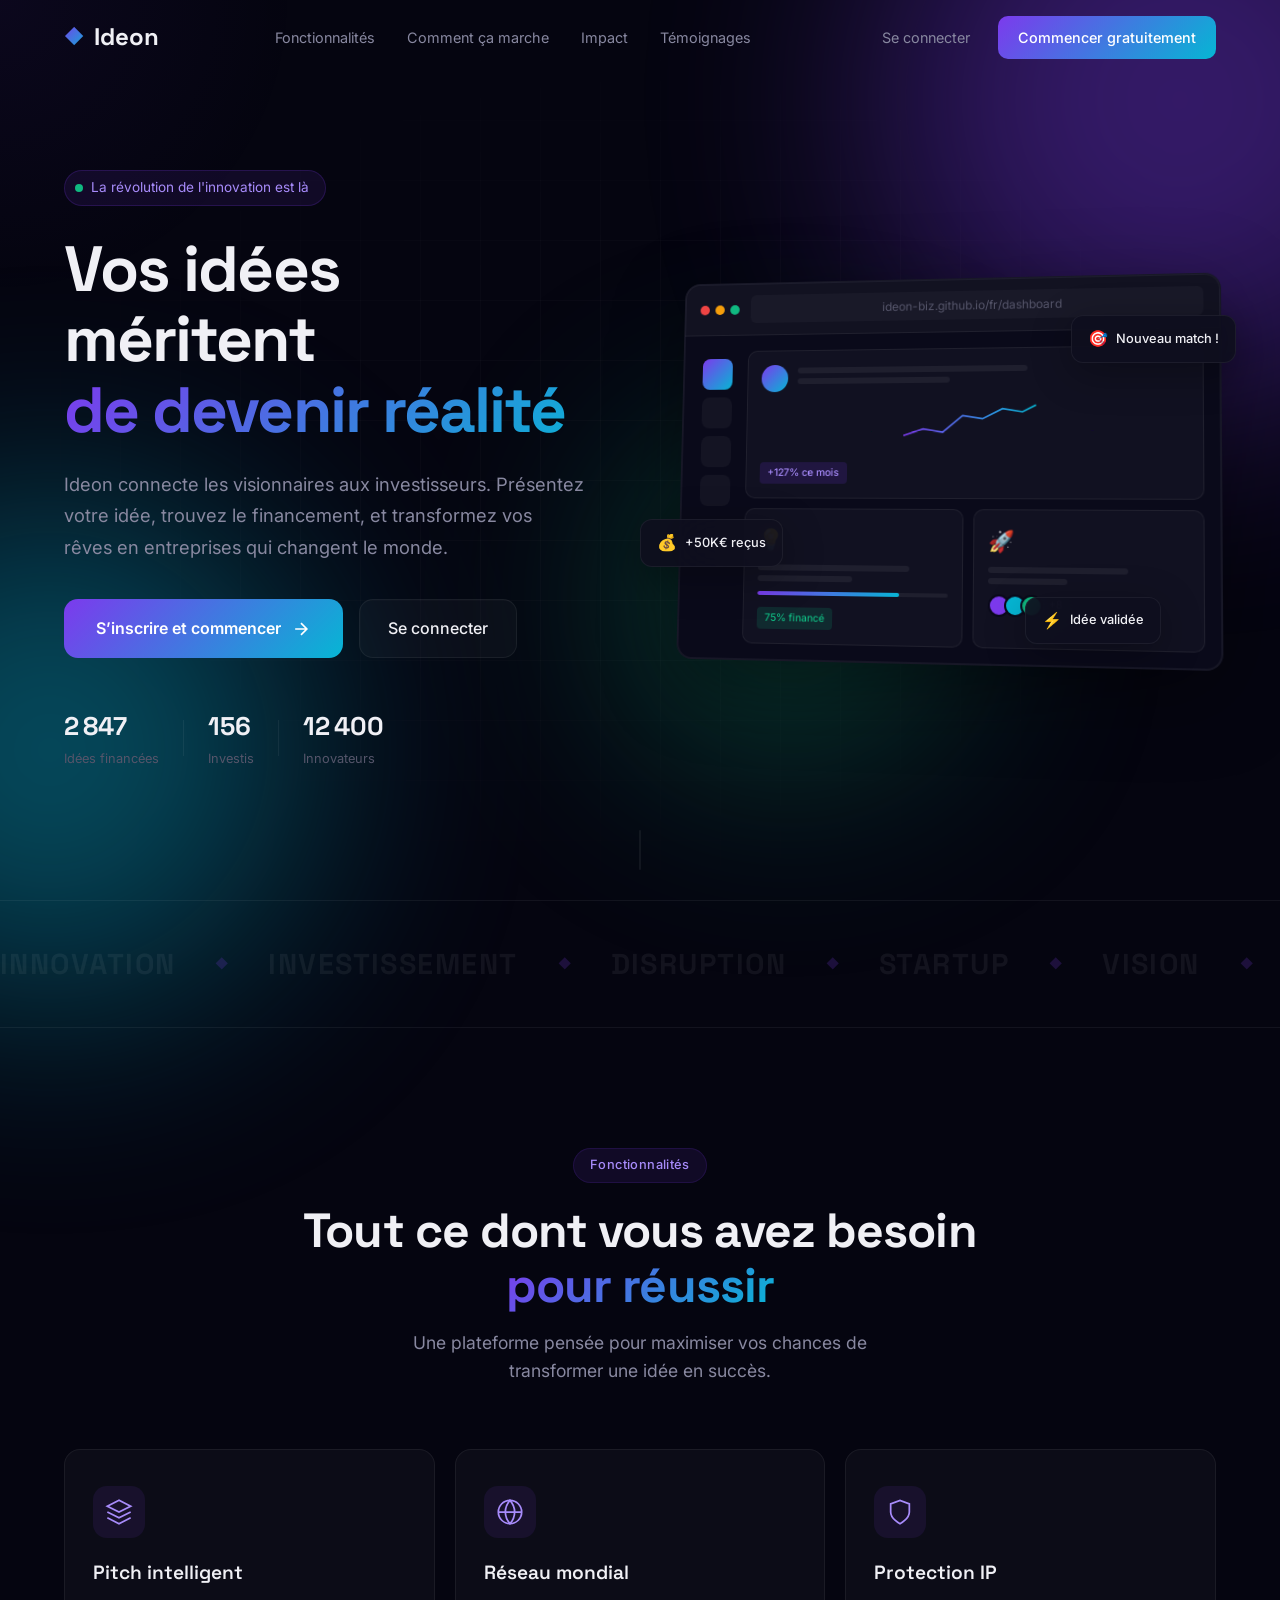
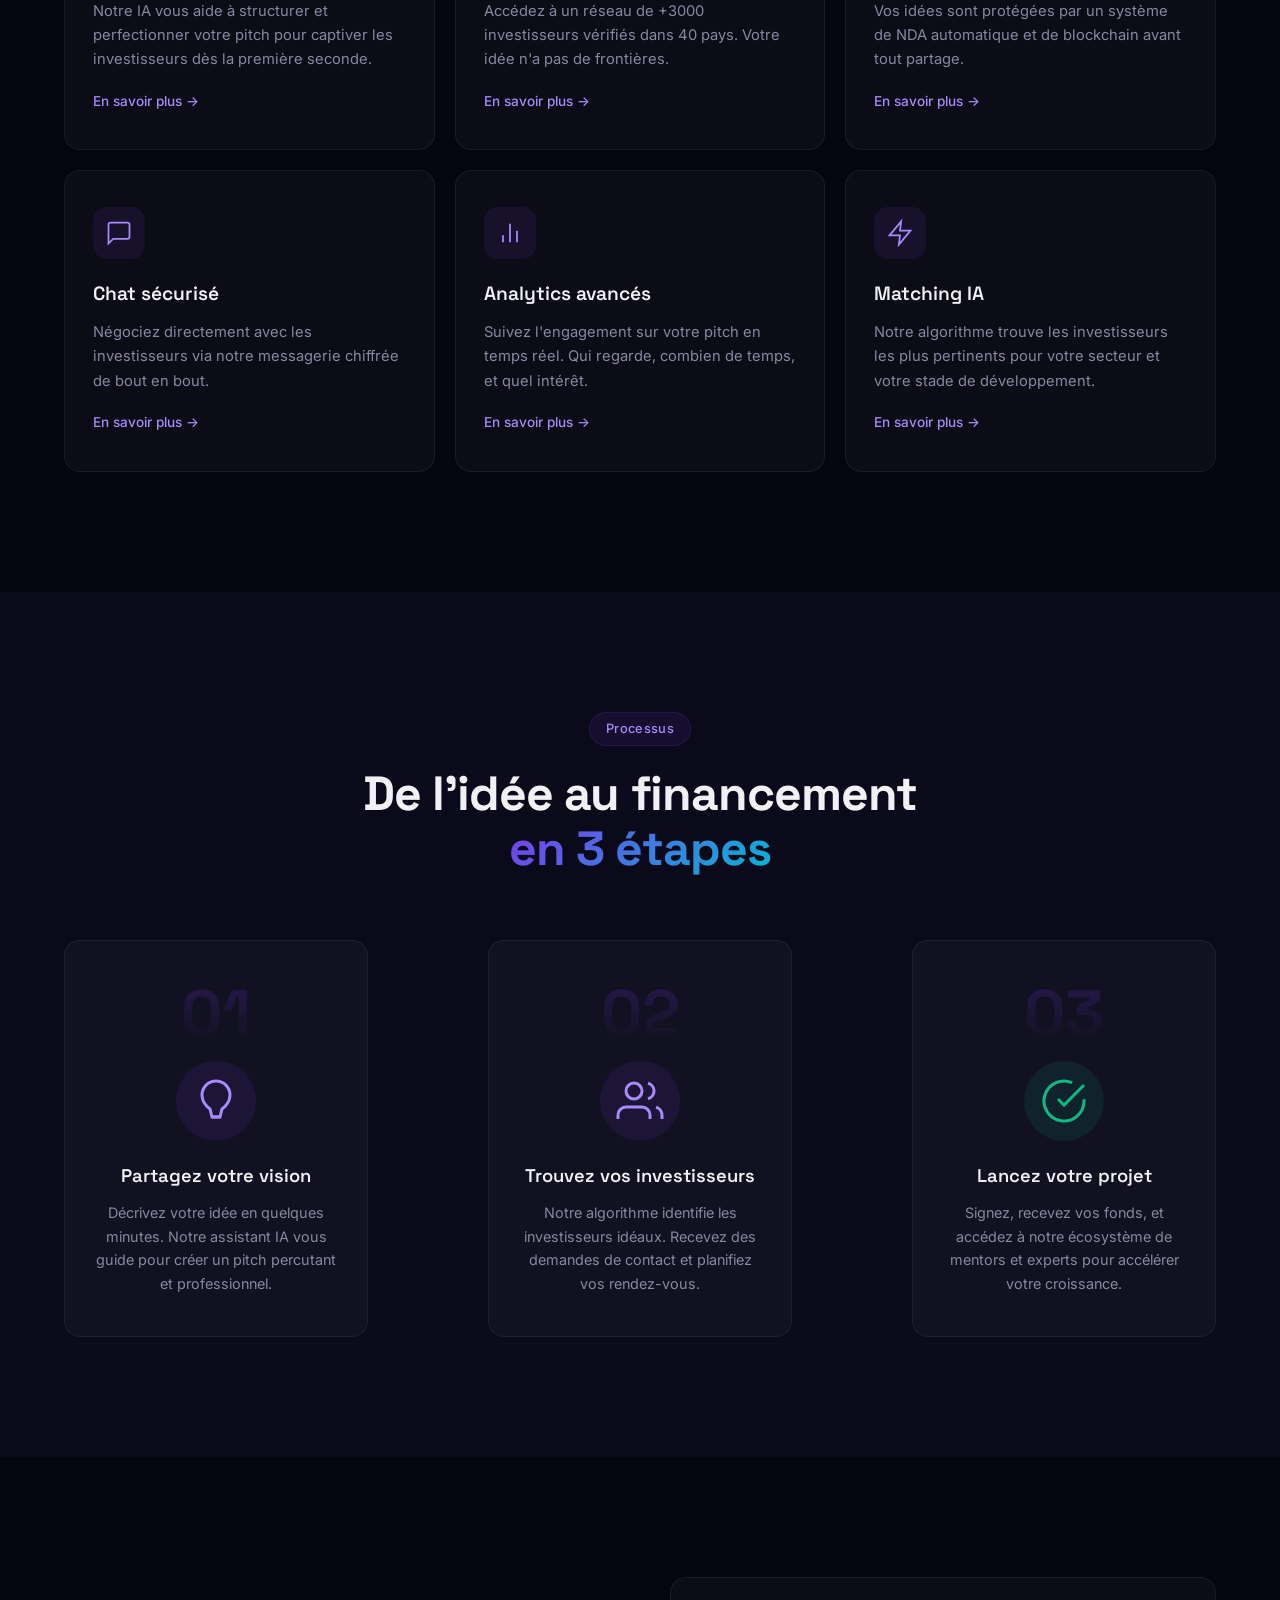
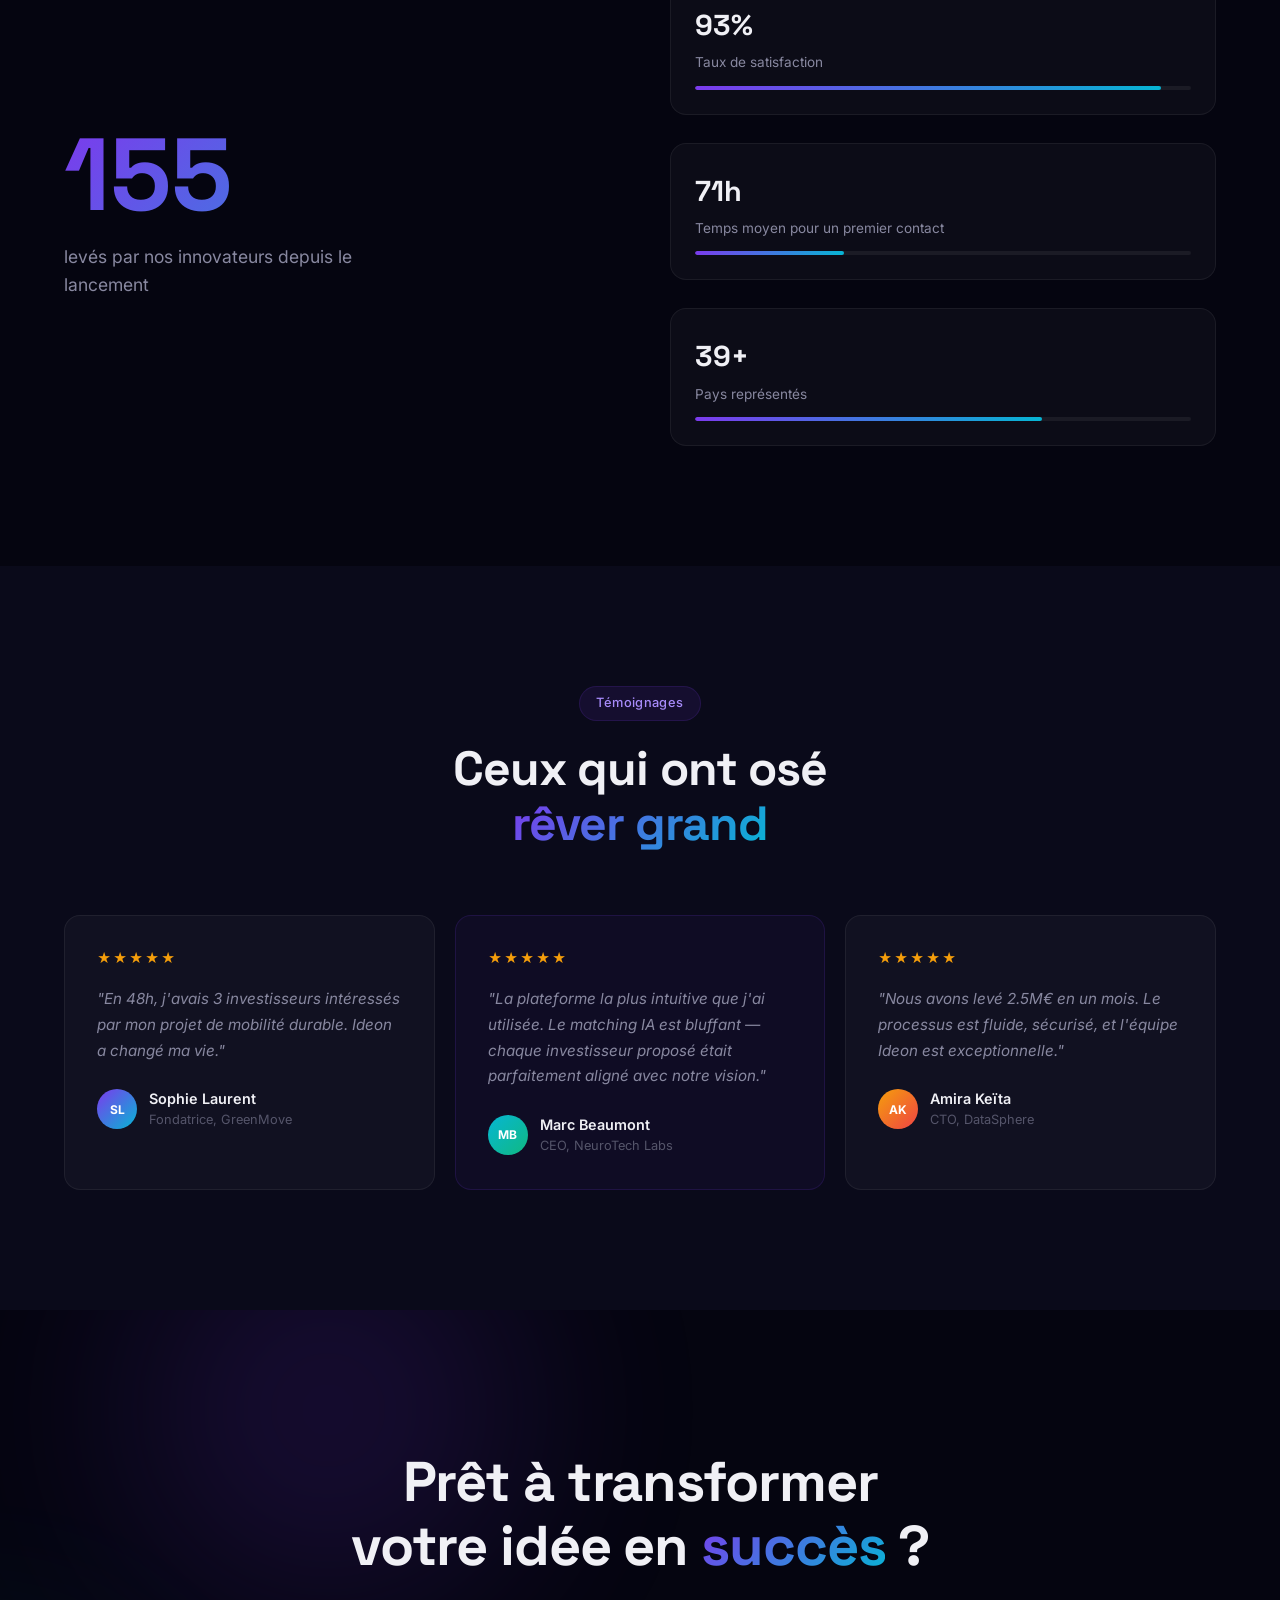
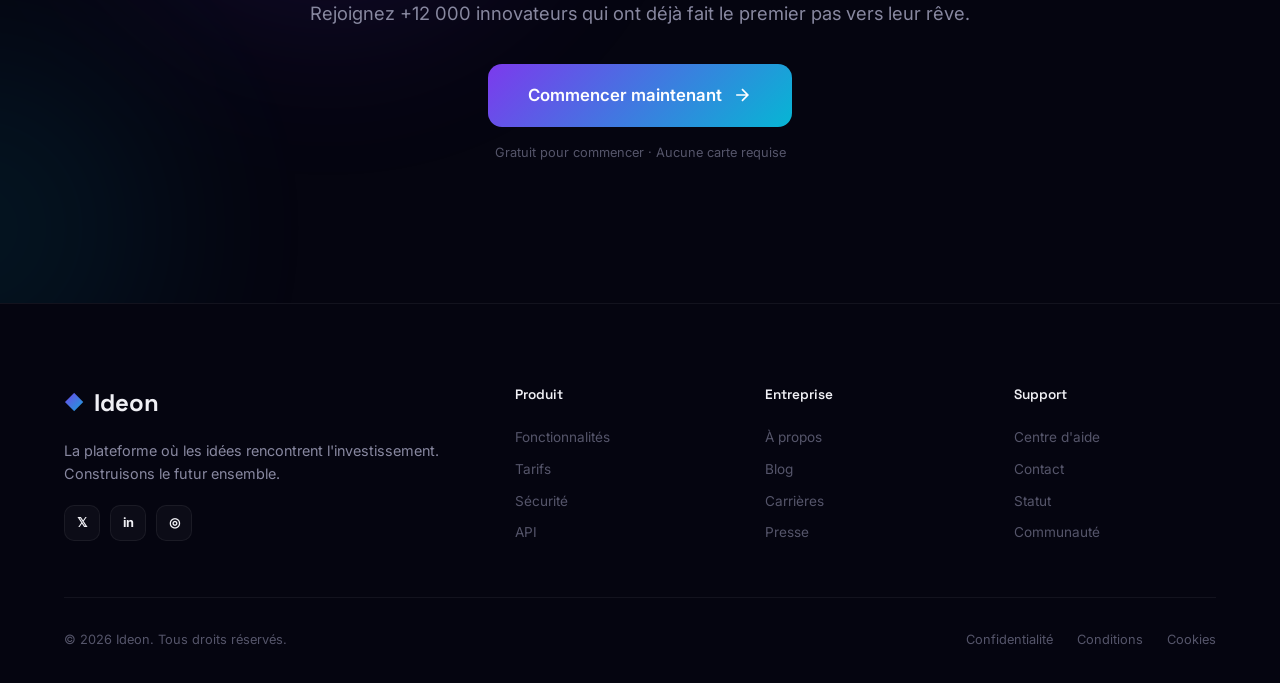
<file: index.html>
<!DOCTYPE html>
<html lang="fr">
<head>
    <meta charset="UTF-8">
    <!-- Favicon losange Ideon -->
    <link rel="icon" type="image/svg+xml" href="data:image/svg+xml,%3Csvg xmlns='http://www.w3.org/2000/svg' viewBox='0 0 64 64'%3E%3Cpolygon points='32,4 60,32 32,60 4,32' fill='%237c3aed'/%3E%3C/svg%3E">
    <meta name="viewport" content="width=device-width, initial-scale=1.0">
    <title>Ideon — Là où les idées rencontrent l'investissement</title>
    <!-- Bannière de partage (Open Graph / Twitter) -->
    <meta property="og:image" content="bannerideon.png">
    <meta property="og:image:type" content="image/png">
    <meta property="og:image:width" content="1160">
    <meta property="og:image:height" content="624">
    <meta name="twitter:card" content="summary_large_image">
    <meta name="twitter:image" content="bannerideon.png">
    <link rel="stylesheet" href="style.css">
    <link rel="preconnect" href="https://fonts.googleapis.com">
    <link rel="preconnect" href="https://fonts.gstatic.com" crossorigin>
    <link href="https://fonts.googleapis.com/css2?family=Inter:wght@300;400;500;600;700;800;900&family=Space+Grotesk:wght@400;500;600;700&display=swap" rel="stylesheet">
</head>
<body>
    <!-- Cursor glow effect -->
    <div class="cursor-glow" id="cursorGlow"></div>

    <!-- Floating particles -->
    <div class="particles" id="particles"></div>

    <!-- Navigation -->
    <nav class="navbar" id="navbar">
        <div class="nav-container">
            <a href="#" class="logo">
                <span class="logo-icon">◆</span>
                <span class="logo-text">Ideon</span>
            </a>
            <div class="nav-links">
                <a href="#features" class="nav-link">Fonctionnalités</a>
                <a href="#how" class="nav-link">Comment ça marche</a>
                <a href="#stats" class="nav-link">Impact</a>
                <a href="#testimonials" class="nav-link">Témoignages</a>
            </div>
            <div class="nav-actions">
                <a href="login.html" class="btn-ghost">Se connecter</a>
                <a href="register.html" class="btn-primary">Commencer gratuitement</a>
            </div>
            <button class="mobile-menu-btn" id="mobileMenuBtn">
                <span></span><span></span><span></span>
            </button>
        </div>
    </nav>

    <!-- Hero Section -->
    <section class="hero" id="hero">
        <div class="hero-bg">
            <div class="gradient-orb orb-1"></div>
            <div class="gradient-orb orb-2"></div>
            <div class="gradient-orb orb-3"></div>
            <div class="grid-overlay"></div>
        </div>
        <div class="hero-content">
            <div class="hero-badge animate-in">
                <span class="badge-dot"></span>
                <span>La révolution de l'innovation est là</span>
            </div>
            <h1 class="hero-title animate-in">
                <span class="title-line">Vos idées</span>
                <span class="title-line">méritent</span>
                <span class="title-line gradient-text">de devenir réalité</span>
            </h1>
            <p class="hero-subtitle animate-in">
                Ideon connecte les visionnaires aux investisseurs. Présentez votre idée, 
                trouvez le financement, et transformez vos rêves en entreprises qui changent le monde.
            </p>
            <div class="hero-cta animate-in">
                <a href="register.html" class="btn-hero-primary">
                    <span>S’inscrire et commencer</span>
                    <svg width="20" height="20" viewBox="0 0 24 24" fill="none" stroke="currentColor" stroke-width="2">
                        <path d="M5 12h14M12 5l7 7-7 7"/>
                    </svg>
                </a>
                <a href="login.html" class="btn-hero-secondary btn-demo-desktop">
                    <span>Se connecter</span>
                </a>
            </div>
            <div class="hero-stats animate-in">
                <div class="hero-stat">
                    <span class="stat-number" data-target="2847">0</span>
                    <span class="stat-label">Idées financées</span>
                </div>
                <div class="stat-divider"></div>
                <div class="hero-stat">
                    <span class="stat-number" data-target="156k">0</span><span class="stat-suffix"></span>
                    <span class="stat-label">Investis</span>
                </div>
                <div class="stat-divider"></div>
                <div class="hero-stat">
                    <span class="stat-number" data-target="12400">0</span>
                    <span class="stat-label">Innovateurs</span>
                </div>
            </div>
        </div>
        <div class="hero-visual animate-in">
            <div class="browser-mockup">
                <div class="browser-header">
                    <div class="browser-dots">
                        <span></span><span></span><span></span>
                    </div>
                    <div class="browser-url">ideon-biz.github.io/fr/dashboard</div>
                </div>
                <div class="browser-content">
                    <div class="mock-dashboard">
                        <div class="mock-sidebar">
                            <div class="mock-sidebar-item active"></div>
                            <div class="mock-sidebar-item"></div>
                            <div class="mock-sidebar-item"></div>
                            <div class="mock-sidebar-item"></div>
                        </div>
                        <div class="mock-main">
                            <div class="mock-card card-1">
                                <div class="mock-card-header">
                                    <div class="mock-avatar"></div>
                                    <div class="mock-lines">
                                        <div class="mock-line w60"></div>
                                        <div class="mock-line w40"></div>
                                    </div>
                                </div>
                                <div class="mock-chart">
                                    <svg viewBox="0 0 200 60" class="chart-svg">
                                        <polyline points="0,50 30,40 60,45 90,20 120,25 150,10 180,15 200,5" 
                                                  fill="none" stroke="url(#chartGrad)" stroke-width="2.5"/>
                                        <defs>
                                            <linearGradient id="chartGrad" x1="0%" y1="0%" x2="100%" y2="0%">
                                                <stop offset="0%" style="stop-color:#7c3aed"/>
                                                <stop offset="100%" style="stop-color:#06b6d4"/>
                                            </linearGradient>
                                        </defs>
                                    </svg>
                                </div>
                                <div class="mock-tag">+127% ce mois</div>
                            </div>
                            <div class="mock-card card-2">
                                <div class="mock-card-icon">💡</div>
                                <div class="mock-line w80"></div>
                                <div class="mock-line w50"></div>
                                <div class="mock-progress">
                                    <div class="mock-progress-bar"></div>
                                </div>
                                <div class="mock-tag green">75% financé</div>
                            </div>
                            <div class="mock-card card-3">
                                <div class="mock-card-icon">🚀</div>
                                <div class="mock-line w70"></div>
                                <div class="mock-line w40"></div>
                                <div class="mock-investors">
                                    <div class="mock-investor-avatar"></div>
                                    <div class="mock-investor-avatar"></div>
                                    <div class="mock-investor-avatar"></div>
                                    <div class="mock-investor-count">+8</div>
                                </div>
                            </div>
                        </div>
                    </div>
                </div>
            </div>
            <div class="floating-card float-card-1">
                <span class="float-icon">🎯</span>
                <span class="float-text">Nouveau match !</span>
            </div>
            <div class="floating-card float-card-2">
                <span class="float-icon">💰</span>
                <span class="float-text">+50K€ reçus</span>
            </div>
            <div class="floating-card float-card-3">
                <span class="float-icon">⚡</span>
                <span class="float-text">Idée validée</span>
            </div>
        </div>
        <div class="scroll-indicator">
            <div class="scroll-line"></div>
        </div>
    </section>

    <!-- Marquee Section -->
    <section class="marquee-section">
        <div class="marquee-track">
            <div class="marquee-content">
                <span class="marquee-item">Innovation</span>
                <span class="marquee-dot">◆</span>
                <span class="marquee-item">Investissement</span>
                <span class="marquee-dot">◆</span>
                <span class="marquee-item">Disruption</span>
                <span class="marquee-dot">◆</span>
                <span class="marquee-item">Startup</span>
                <span class="marquee-dot">◆</span>
                <span class="marquee-item">Vision</span>
                <span class="marquee-dot">◆</span>
                <span class="marquee-item">Futur</span>
                <span class="marquee-dot">◆</span>
                <span class="marquee-item">Créativité</span>
                <span class="marquee-dot">◆</span>
                <span class="marquee-item">Impact</span>
                <span class="marquee-dot">◆</span>
                <span class="marquee-item">Innovation</span>
                <span class="marquee-dot">◆</span>
                <span class="marquee-item">Investissement</span>
                <span class="marquee-dot">◆</span>
                <span class="marquee-item">Disruption</span>
                <span class="marquee-dot">◆</span>
                <span class="marquee-item">Startup</span>
                <span class="marquee-dot">◆</span>
                <span class="marquee-item">Vision</span>
                <span class="marquee-dot">◆</span>
                <span class="marquee-item">Futur</span>
                <span class="marquee-dot">◆</span>
                <span class="marquee-item">Créativité</span>
                <span class="marquee-dot">◆</span>
                <span class="marquee-item">Impact</span>
                <span class="marquee-dot">◆</span>
            </div>
        </div>
    </section>

    <!-- Features Section -->
    <section class="features" id="features">
        <div class="container">
            <div class="section-header reveal">
                <span class="section-tag">Fonctionnalités</span>
                <h2 class="section-title">Tout ce dont vous avez besoin<br><span class="gradient-text">pour réussir</span></h2>
                <p class="section-desc">Une plateforme pensée pour maximiser vos chances de transformer une idée en succès.</p>
            </div>
            <div class="features-grid">
                <div class="feature-card reveal" style="--delay: 0">
                    <div class="feature-icon-wrap">
                        <div class="feature-icon">
                            <svg width="28" height="28" viewBox="0 0 24 24" fill="none" stroke="currentColor" stroke-width="1.5">
                                <path d="M12 2L2 7l10 5 10-5-10-5zM2 17l10 5 10-5M2 12l10 5 10-5"/>
                            </svg>
                        </div>
                    </div>
                    <h3>Pitch intelligent</h3>
                    <p>Notre IA vous aide à structurer et perfectionner votre pitch pour captiver les investisseurs dès la première seconde.</p>
                    <a href="#" class="feature-link">En savoir plus →</a>
                </div>
                <div class="feature-card reveal" style="--delay: 1">
                    <div class="feature-icon-wrap">
                        <div class="feature-icon">
                            <svg width="28" height="28" viewBox="0 0 24 24" fill="none" stroke="currentColor" stroke-width="1.5">
                                <circle cx="12" cy="12" r="10"/>
                                <path d="M2 12h20M12 2a15.3 15.3 0 0 1 4 10 15.3 15.3 0 0 1-4 10 15.3 15.3 0 0 1-4-10 15.3 15.3 0 0 1 4-10z"/>
                            </svg>
                        </div>
                    </div>
                    <h3>Réseau mondial</h3>
                    <p>Accédez à un réseau de +3000 investisseurs vérifiés dans 40 pays. Votre idée n'a pas de frontières.</p>
                    <a href="#" class="feature-link">En savoir plus →</a>
                </div>
                <div class="feature-card reveal" style="--delay: 2">
                    <div class="feature-icon-wrap">
                        <div class="feature-icon">
                            <svg width="28" height="28" viewBox="0 0 24 24" fill="none" stroke="currentColor" stroke-width="1.5">
                                <path d="M12 22s8-4 8-10V5l-8-3-8 3v7c0 6 8 10 8 10z"/>
                            </svg>
                        </div>
                    </div>
                    <h3>Protection IP</h3>
                    <p>Vos idées sont protégées par un système de NDA automatique et de blockchain avant tout partage.</p>
                    <a href="#" class="feature-link">En savoir plus →</a>
                </div>
                <div class="feature-card reveal" style="--delay: 3">
                    <div class="feature-icon-wrap">
                        <div class="feature-icon">
                            <svg width="28" height="28" viewBox="0 0 24 24" fill="none" stroke="currentColor" stroke-width="1.5">
                                <path d="M21 15a2 2 0 0 1-2 2H7l-4 4V5a2 2 0 0 1 2-2h14a2 2 0 0 1 2 2z"/>
                            </svg>
                        </div>
                    </div>
                    <h3>Chat sécurisé</h3>
                    <p>Négociez directement avec les investisseurs via notre messagerie chiffrée de bout en bout.</p>
                    <a href="#" class="feature-link">En savoir plus →</a>
                </div>
                <div class="feature-card reveal" style="--delay: 4">
                    <div class="feature-icon-wrap">
                        <div class="feature-icon">
                            <svg width="28" height="28" viewBox="0 0 24 24" fill="none" stroke="currentColor" stroke-width="1.5">
                                <path d="M18 20V10M12 20V4M6 20v-6"/>
                            </svg>
                        </div>
                    </div>
                    <h3>Analytics avancés</h3>
                    <p>Suivez l'engagement sur votre pitch en temps réel. Qui regarde, combien de temps, et quel intérêt.</p>
                    <a href="#" class="feature-link">En savoir plus →</a>
                </div>
                <div class="feature-card reveal" style="--delay: 5">
                    <div class="feature-icon-wrap">
                        <div class="feature-icon">
                            <svg width="28" height="28" viewBox="0 0 24 24" fill="none" stroke="currentColor" stroke-width="1.5">
                                <path d="M13 2L3 14h9l-1 8 10-12h-9l1-8z"/>
                            </svg>
                        </div>
                    </div>
                    <h3>Matching IA</h3>
                    <p>Notre algorithme trouve les investisseurs les plus pertinents pour votre secteur et votre stade de développement.</p>
                    <a href="#" class="feature-link">En savoir plus →</a>
                </div>
            </div>
        </div>
    </section>

    <!-- How it works -->
    <section class="how-section" id="how">
        <div class="container">
            <div class="section-header reveal">
                <span class="section-tag">Processus</span>
                <h2 class="section-title">De l'idée au financement<br><span class="gradient-text">en 3 étapes</span></h2>
            </div>
            <div class="steps-container">
                <div class="step-card reveal" style="--delay: 0">
                    <div class="step-number">01</div>
                    <div class="step-visual">
                        <div class="step-icon-bg">
                            <svg width="48" height="48" viewBox="0 0 24 24" fill="none" stroke="currentColor" stroke-width="1.5">
                                <path d="M12 2a7 7 0 0 1 7 7c0 3-2 5.5-4 7l-1 4H10l-1-4c-2-1.5-4-4-4-7a7 7 0 0 1 7-7z"/>
                                <path d="M10 20h4"/>
                            </svg>
                        </div>
                    </div>
                    <h3>Partagez votre vision</h3>
                    <p>Décrivez votre idée en quelques minutes. Notre assistant IA vous guide pour créer un pitch percutant et professionnel.</p>
                </div>
                <div class="step-connector reveal">
                    <svg width="80" height="2" viewBox="0 0 80 2">
                        <line x1="0" y1="1" x2="80" y2="1" stroke="url(#connectorGrad)" stroke-width="2" stroke-dasharray="6 4"/>
                        <defs>
                            <linearGradient id="connectorGrad">
                                <stop offset="0%" stop-color="#7c3aed"/>
                                <stop offset="100%" stop-color="#06b6d4"/>
                            </linearGradient>
                        </defs>
                    </svg>
                </div>
                <div class="step-card reveal" style="--delay: 1">
                    <div class="step-number">02</div>
                    <div class="step-visual">
                        <div class="step-icon-bg">
                            <svg width="48" height="48" viewBox="0 0 24 24" fill="none" stroke="currentColor" stroke-width="1.5">
                                <path d="M17 21v-2a4 4 0 0 0-4-4H5a4 4 0 0 0-4 4v2"/>
                                <circle cx="9" cy="7" r="4"/>
                                <path d="M23 21v-2a4 4 0 0 0-3-3.87M16 3.13a4 4 0 0 1 0 7.75"/>
                            </svg>
                        </div>
                    </div>
                    <h3>Trouvez vos investisseurs</h3>
                    <p>Notre algorithme identifie les investisseurs idéaux. Recevez des demandes de contact et planifiez vos rendez-vous.</p>
                </div>
                <div class="step-connector reveal">
                    <svg width="80" height="2" viewBox="0 0 80 2">
                        <line x1="0" y1="1" x2="80" y2="1" stroke="url(#connectorGrad2)" stroke-width="2" stroke-dasharray="6 4"/>
                        <defs>
                            <linearGradient id="connectorGrad2">
                                <stop offset="0%" stop-color="#06b6d4"/>
                                <stop offset="100%" stop-color="#10b981"/>
                            </linearGradient>
                        </defs>
                    </svg>
                </div>
                <div class="step-card reveal" style="--delay: 2">
                    <div class="step-number">03</div>
                    <div class="step-visual">
                        <div class="step-icon-bg green">
                            <svg width="48" height="48" viewBox="0 0 24 24" fill="none" stroke="currentColor" stroke-width="1.5">
                                <path d="M22 11.08V12a10 10 0 1 1-5.93-9.14"/>
                                <polyline points="22 4 12 14.01 9 11.01"/>
                            </svg>
                        </div>
                    </div>
                    <h3>Lancez votre projet</h3>
                    <p>Signez, recevez vos fonds, et accédez à notre écosystème de mentors et experts pour accélérer votre croissance.</p>
                </div>
            </div>
        </div>
    </section>

    <!-- Stats Section -->
    <section class="stats-section" id="stats">
        <div class="container">
            <div class="stats-grid">
                <div class="big-stat reveal">
                    <div class="big-stat-number">
                        <span data-target="156M€" class="counter">0</span><span class="stat-unit"></span>
                    </div>
                    <p class="big-stat-label">levés par nos innovateurs depuis le lancement</p>
                </div>
                <div class="stats-right">
                    <div class="stat-item reveal" style="--delay: 0">
                        <div class="stat-item-number"><span data-target="94" class="counter">0</span>%</div>
                        <div class="stat-item-label">Taux de satisfaction</div>
                        <div class="stat-bar"><div class="stat-bar-fill" data-width="94"></div></div>
                    </div>
                    <div class="stat-item reveal" style="--delay: 1">
                        <div class="stat-item-number"><span data-target="72" class="counter">0</span>h</div>
                        <div class="stat-item-label">Temps moyen pour un premier contact</div>
                        <div class="stat-bar"><div class="stat-bar-fill" data-width="30"></div></div>
                    </div>
                    <div class="stat-item reveal" style="--delay: 2">
                        <div class="stat-item-number"><span data-target="40" class="counter">0</span>+</div>
                        <div class="stat-item-label">Pays représentés</div>
                        <div class="stat-bar"><div class="stat-bar-fill" data-width="70"></div></div>
                    </div>
                </div>
            </div>
        </div>
    </section>

    <!-- Testimonials -->
    <section class="testimonials" id="testimonials">
        <div class="container">
            <div class="section-header reveal">
                <span class="section-tag">Témoignages</span>
                <h2 class="section-title">Ceux qui ont osé<br><span class="gradient-text">rêver grand</span></h2>
            </div>
            <div class="testimonials-grid">
                <div class="testimonial-card reveal" style="--delay: 0">
                    <div class="testimonial-stars">★★★★★</div>
                    <p class="testimonial-text">"En 48h, j'avais 3 investisseurs intéressés par mon projet de mobilité durable. Ideon a changé ma vie."</p>
                    <div class="testimonial-author">
                        <div class="author-avatar" style="background: linear-gradient(135deg, #7c3aed, #06b6d4)">SL</div>
                        <div class="author-info">
                            <div class="author-name">Sophie Laurent</div>
                            <div class="author-role">Fondatrice, GreenMove</div>
                        </div>
                    </div>
                </div>
                <div class="testimonial-card featured reveal" style="--delay: 1">
                    <div class="testimonial-stars">★★★★★</div>
                    <p class="testimonial-text">"La plateforme la plus intuitive que j'ai utilisée. Le matching IA est bluffant — chaque investisseur proposé était parfaitement aligné avec notre vision."</p>
                    <div class="testimonial-author">
                        <div class="author-avatar" style="background: linear-gradient(135deg, #06b6d4, #10b981)">MB</div>
                        <div class="author-info">
                            <div class="author-name">Marc Beaumont</div>
                            <div class="author-role">CEO, NeuroTech Labs</div>
                        </div>
                    </div>
                </div>
                <div class="testimonial-card reveal" style="--delay: 2">
                    <div class="testimonial-stars">★★★★★</div>
                    <p class="testimonial-text">"Nous avons levé 2.5M€ en un mois. Le processus est fluide, sécurisé, et l'équipe Ideon est exceptionnelle."</p>
                    <div class="testimonial-author">
                        <div class="author-avatar" style="background: linear-gradient(135deg, #f59e0b, #ef4444)">AK</div>
                        <div class="author-info">
                            <div class="author-name">Amira Keïta</div>
                            <div class="author-role">CTO, DataSphere</div>
                        </div>
                    </div>
                </div>
            </div>
        </div>
    </section>

    <!-- CTA Section -->
    <section class="cta-section">
        <div class="cta-bg">
            <div class="cta-orb orb-1"></div>
            <div class="cta-orb orb-2"></div>
        </div>
        <div class="container">
            <div class="cta-content reveal">
                <h2 class="cta-title">Prêt à transformer<br>votre idée en <span class="gradient-text">succès</span> ?</h2>
                <p class="cta-desc">Rejoignez +12 000 innovateurs qui ont déjà fait le premier pas vers leur rêve.</p>
                <div class="cta-actions">
                    <a href="#" class="btn-hero-primary btn-large">
                        <span>Commencer maintenant</span>
                        <svg width="20" height="20" viewBox="0 0 24 24" fill="none" stroke="currentColor" stroke-width="2">
                            <path d="M5 12h14M12 5l7 7-7 7"/>
                        </svg>
                    </a>
                </div>
                <p class="cta-note">Gratuit pour commencer · Aucune carte requise</p>
            </div>
        </div>
    </section>

    <!-- Footer -->
    <footer class="footer">
        <div class="container">
            <div class="footer-grid">
                <div class="footer-brand">
                    <a href="#" class="logo">
                        <span class="logo-icon">◆</span>
                        <span class="logo-text">Ideon</span>
                    </a>
                    <p class="footer-desc">La plateforme où les idées rencontrent l'investissement. <br>Construisons le futur ensemble.</p>
                    <div class="social-links">
                        <a href="#" class="social-link" aria-label="Twitter">𝕏</a>
                        <a href="#" class="social-link" aria-label="LinkedIn">in</a>
                        <a href="#" class="social-link" aria-label="Instagram">◎</a>
                    </div>
                </div>
                <div class="footer-col">
                    <h4>Produit</h4>
                    <a href="#">Fonctionnalités</a>
                    <a href="#">Tarifs</a>
                    <a href="#">Sécurité</a>
                    <a href="#">API</a>
                </div>
                <div class="footer-col">
                    <h4>Entreprise</h4>
                    <a href="#">À propos</a>
                    <a href="#">Blog</a>
                    <a href="#">Carrières</a>
                    <a href="#">Presse</a>
                </div>
                <div class="footer-col">
                    <h4>Support</h4>
                    <a href="#">Centre d'aide</a>
                    <a href="#">Contact</a>
                    <a href="#">Statut</a>
                    <a href="#">Communauté</a>
                </div>
            </div>
            <div class="footer-bottom">
                <p>&copy; 2026 Ideon. Tous droits réservés.</p>
                <div class="footer-legal">
                    <a href="#">Confidentialité</a>
                    <a href="#">Conditions</a>
                    <a href="#">Cookies</a>
                </div>
            </div>
        </div>
    </footer>

    <script src="script.js"></script>
</body>
</html>
</file>
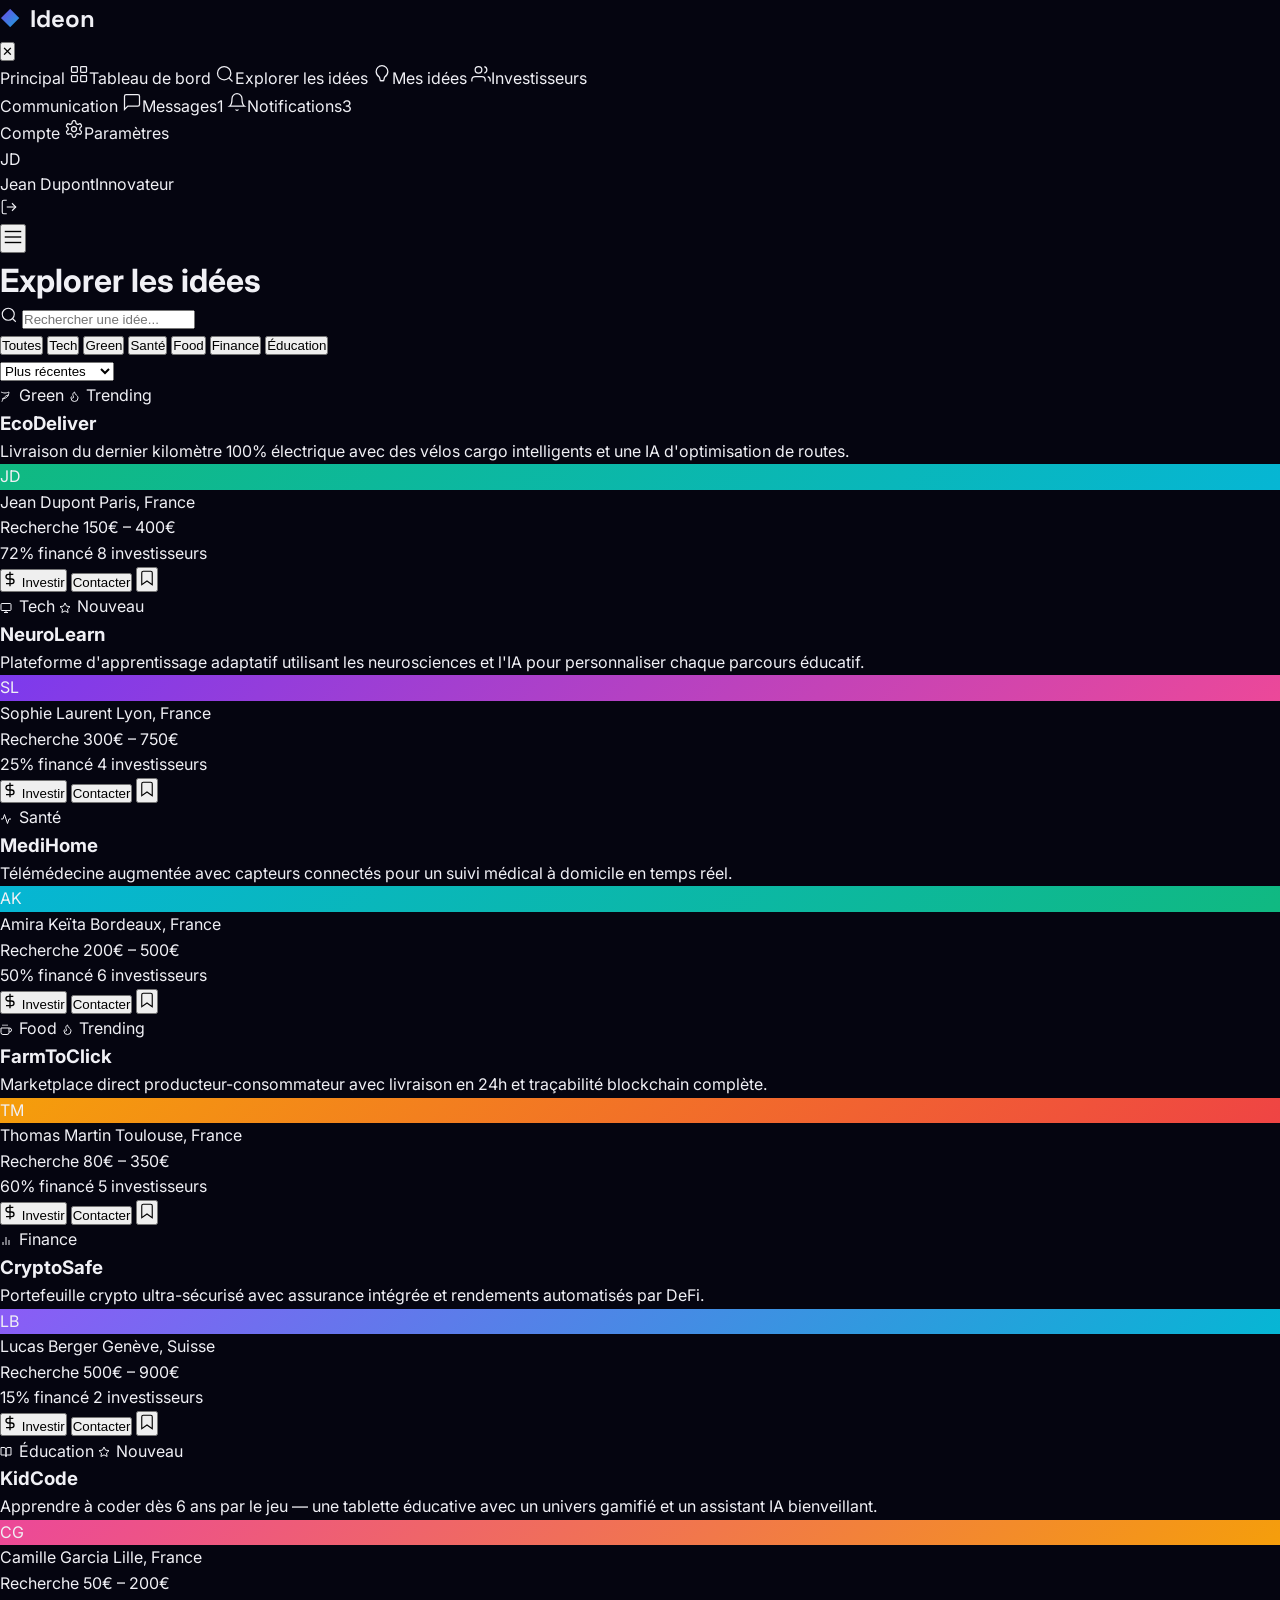
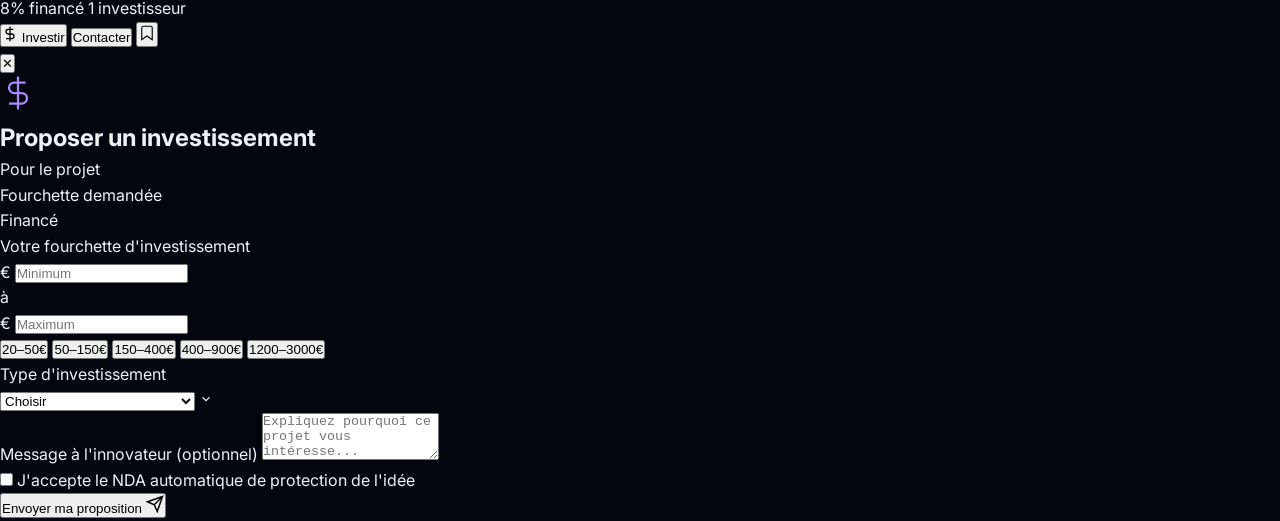
<file: explore.html>
<!DOCTYPE html>
<html lang="fr">
<head>
    <meta charset="UTF-8">
    <!-- Favicon losange Ideon -->
    <link rel="icon" type="image/svg+xml" href="data:image/svg+xml,%3Csvg xmlns='http://www.w3.org/2000/svg' viewBox='0 0 64 64'%3E%3Cpolygon points='32,4 60,32 32,60 4,32' fill='%237c3aed'/%3E%3C/svg%3E">
    <meta name="viewport" content="width=device-width, initial-scale=1.0">
    <title>Explorer les idées — Ideon</title>
    <link rel="stylesheet" href="style.css">
    <link rel="stylesheet" href="dashboard.css">
    <link rel="preconnect" href="https://fonts.googleapis.com">
    <link rel="preconnect" href="https://fonts.gstatic.com" crossorigin>
    <link href="https://fonts.googleapis.com/css2?family=Inter:wght@300;400;500;600;700;800;900&family=Space+Grotesk:wght@400;500;600;700&display=swap" rel="stylesheet">
</head>
<body class="dashboard-body">

    <!-- Sidebar -->
    <aside class="sidebar" id="sidebar">
        <div class="sidebar-header">
            <a href="index.html" class="logo"><span class="logo-icon">◆</span><span class="logo-text">Ideon</span></a>
            <button class="sidebar-close" id="sidebarClose">✕</button>
        </div>
        <nav class="sidebar-nav">
            <div class="nav-section">
                <span class="nav-section-title">Principal</span>
                <a href="dashboard.html" class="sidebar-link"><svg width="20" height="20" viewBox="0 0 24 24" fill="none" stroke="currentColor" stroke-width="1.5"><rect x="3" y="3" width="7" height="7" rx="1"/><rect x="14" y="3" width="7" height="7" rx="1"/><rect x="3" y="14" width="7" height="7" rx="1"/><rect x="14" y="14" width="7" height="7" rx="1"/></svg><span>Tableau de bord</span></a>
                <a href="explore.html" class="sidebar-link active"><svg width="20" height="20" viewBox="0 0 24 24" fill="none" stroke="currentColor" stroke-width="1.5"><circle cx="11" cy="11" r="8"/><path d="m21 21-4.35-4.35"/></svg><span>Explorer les idées</span></a>
                <a href="my-ideas.html" class="sidebar-link"><svg width="20" height="20" viewBox="0 0 24 24" fill="none" stroke="currentColor" stroke-width="1.5"><path d="M12 2a7 7 0 0 1 7 7c0 3-2 5.5-4 7l-1 4H10l-1-4c-2-1.5-4-4-4-7a7 7 0 0 1 7-7z"/><path d="M10 20h4"/></svg><span>Mes idées</span></a>
                <a href="investors.html" class="sidebar-link"><svg width="20" height="20" viewBox="0 0 24 24" fill="none" stroke="currentColor" stroke-width="1.5"><path d="M17 21v-2a4 4 0 0 0-4-4H5a4 4 0 0 0-4 4v2"/><circle cx="9" cy="7" r="4"/><path d="M23 21v-2a4 4 0 0 0-3-3.87M16 3.13a4 4 0 0 1 0 7.75"/></svg><span>Investisseurs</span></a>
            </div>
            <div class="nav-section">
                <span class="nav-section-title">Communication</span>
                <a href="messages.html" class="sidebar-link"><svg width="20" height="20" viewBox="0 0 24 24" fill="none" stroke="currentColor" stroke-width="1.5"><path d="M21 15a2 2 0 0 1-2 2H7l-4 4V5a2 2 0 0 1 2-2h14a2 2 0 0 1 2 2z"/></svg><span>Messages</span><span class="badge">1</span></a>
                <a href="notifications.html" class="sidebar-link"><svg width="20" height="20" viewBox="0 0 24 24" fill="none" stroke="currentColor" stroke-width="1.5"><path d="M18 8A6 6 0 0 0 6 8c0 7-3 9-3 9h18s-3-2-3-9"/><path d="M13.73 21a2 2 0 0 1-3.46 0"/></svg><span>Notifications</span><span class="badge">3</span></a>
            </div>
            <div class="nav-section">
                <span class="nav-section-title">Compte</span>
                <a href="settings.html" class="sidebar-link"><svg width="20" height="20" viewBox="0 0 24 24" fill="none" stroke="currentColor" stroke-width="1.5"><path d="M12.22 2h-.44a2 2 0 0 0-2 2v.18a2 2 0 0 1-1 1.73l-.43.25a2 2 0 0 1-2 0l-.15-.08a2 2 0 0 0-2.73.73l-.22.38a2 2 0 0 0 .73 2.73l.15.1a2 2 0 0 1 1 1.72v.51a2 2 0 0 1-1 1.74l-.15.09a2 2 0 0 0-.73 2.73l.22.38a2 2 0 0 0 2.73.73l.15-.08a2 2 0 0 1 2 0l.43.25a2 2 0 0 1 1 1.73V20a2 2 0 0 0 2 2h.44a2 2 0 0 0 2-2v-.18a2 2 0 0 1 1-1.73l.43-.25a2 2 0 0 1 2 0l.15.08a2 2 0 0 0 2.73-.73l.22-.39a2 2 0 0 0-.73-2.73l-.15-.08a2 2 0 0 1-1-1.74v-.5a2 2 0 0 1 1-1.74l.15-.09a2 2 0 0 0 .73-2.73l-.22-.38a2 2 0 0 0-2.73-.73l-.15.08a2 2 0 0 1-2 0l-.43-.25a2 2 0 0 1-1-1.73V4a2 2 0 0 0-2-2z"/><circle cx="12" cy="12" r="3"/></svg><span>Paramètres</span></a>
            </div>
        </nav>
        <div class="sidebar-profile">
            <div class="profile-avatar" id="profileAvatar">JD</div>
            <div class="profile-info"><span class="profile-name" id="profileName">Jean Dupont</span><span class="profile-role">Innovateur</span></div>
            <a href="index.html" class="profile-logout" title="Déconnexion"><svg width="18" height="18" viewBox="0 0 24 24" fill="none" stroke="currentColor" stroke-width="1.5"><path d="M9 21H5a2 2 0 0 1-2-2V5a2 2 0 0 1 2-2h4"/><polyline points="16 17 21 12 16 7"/><line x1="21" y1="12" x2="9" y2="12"/></svg></a>
        </div>
    </aside>

    <main class="main-content">
        <header class="topbar">
            <div class="topbar-left">
                <button class="sidebar-toggle" id="sidebarToggle"><svg width="22" height="22" viewBox="0 0 24 24" fill="none" stroke="currentColor" stroke-width="1.5"><line x1="3" y1="12" x2="21" y2="12"/><line x1="3" y1="6" x2="21" y2="6"/><line x1="3" y1="18" x2="21" y2="18"/></svg></button>
                <h1 class="page-title">Explorer les idées</h1>
            </div>
            <div class="topbar-right">
                <div class="search-bar">
                    <svg width="18" height="18" viewBox="0 0 24 24" fill="none" stroke="currentColor" stroke-width="1.5"><circle cx="11" cy="11" r="8"/><path d="m21 21-4.35-4.35"/></svg>
                    <input type="text" placeholder="Rechercher une idée..." id="searchIdeas">
                </div>
            </div>
        </header>

        <div class="dashboard-content">
            <!-- Filters -->
            <div class="explore-filters">
                <div class="filter-tabs">
                    <button class="filter-tab active" data-filter="all">Toutes</button>
                    <button class="filter-tab" data-filter="tech">Tech</button>
                    <button class="filter-tab" data-filter="green">Green</button>
                    <button class="filter-tab" data-filter="sante">Santé</button>
                    <button class="filter-tab" data-filter="food">Food</button>
                    <button class="filter-tab" data-filter="finance">Finance</button>
                    <button class="filter-tab" data-filter="education">Éducation</button>
                </div>
                <div class="filter-actions">
                    <select class="filter-select" id="sortBy">
                        <option value="recent">Plus récentes</option>
                        <option value="popular">Plus populaires</option>
                        <option value="funded">Plus financées</option>
                        <option value="amount-high">Montant ▼</option>
                        <option value="amount-low">Montant ▲</option>
                    </select>
                </div>
            </div>

            <!-- Ideas Grid -->
            <div class="ideas-grid">
                <!-- Idea Card 1 -->
                <div class="idea-card" data-category="green">
                    <div class="idea-card-top">
                        <span class="idea-category green"><svg width="12" height="12" viewBox="0 0 24 24" fill="none" stroke="currentColor" stroke-width="2" style="display:inline;vertical-align:middle;margin-right:3px"><path d="M17 8C8 10 5.9 16.17 3.82 21.34M2 2s4.5 2 8 2c3.5 0 8-2 8-2s-.5 5-2.5 8.5C13.5 14 8 15 4 16"/></svg> Green</span>
                        <span class="idea-hot"><svg width="12" height="12" viewBox="0 0 24 24" fill="none" stroke="currentColor" stroke-width="2" style="display:inline;vertical-align:middle;margin-right:2px"><path d="M8.5 14.5A2.5 2.5 0 0 0 11 12c0-1.38-.5-2-1-3-1.07-2.14 0-5.5 3-7 .5 2.5 2 4.9 4 6.5 2 1.6 3 3.5 3 5.5a7 7 0 1 1-14 0c0-1.15.5-2.26 1.4-3.16"/></svg> Trending</span>
                    </div>
                    <h3 class="idea-card-title">EcoDeliver</h3>
                    <p class="idea-card-desc">Livraison du dernier kilomètre 100% électrique avec des vélos cargo intelligents et une IA d'optimisation de routes.</p>
                    <div class="idea-card-author">
                        <div class="idea-author-avatar" id="ideaAuthorAvatar" style="background: linear-gradient(135deg, #10b981, #06b6d4)">JD</div>
                        <div class="idea-author-info">
                            <span class="idea-author-name" id="ideaAuthorName">Jean Dupont</span>
                            <span class="idea-author-location">Paris, France</span>
                        </div>
                    </div>
                    <div class="idea-card-funding">
                        <div class="funding-header">
                            <span class="funding-label">Recherche</span>
                            <span class="funding-amount">150€ – 400€</span>
                        </div>
                        <div class="funding-bar"><div class="funding-fill" style="width: 72%"></div></div>
                        <div class="funding-footer">
                            <span>72% financé</span>
                            <span>8 investisseurs</span>
                        </div>
                    </div>
                    <div class="idea-card-actions">
                        <button class="btn-invest" onclick="openInvestModal('EcoDeliver', '150€ – 400€', 72)">
                            <svg width="16" height="16" viewBox="0 0 24 24" fill="none" stroke="currentColor" stroke-width="2"><path d="M12 1v22M17 5H9.5a3.5 3.5 0 0 0 0 7h5a3.5 3.5 0 0 1 0 7H6"/></svg>
                            Investir
                        </button>
                        <button class="btn-contact">Contacter</button>
                        <button class="btn-bookmark" title="Sauvegarder">
                            <svg width="18" height="18" viewBox="0 0 24 24" fill="none" stroke="currentColor" stroke-width="1.5"><path d="M19 21l-7-5-7 5V5a2 2 0 0 1 2-2h10a2 2 0 0 1 2 2z"/></svg>
                        </button>
                    </div>
                </div>

                <!-- Idea Card 2 -->
                <div class="idea-card" data-category="tech">
                    <div class="idea-card-top">
                        <span class="idea-category tech"><svg width="12" height="12" viewBox="0 0 24 24" fill="none" stroke="currentColor" stroke-width="2" style="display:inline;vertical-align:middle;margin-right:3px"><rect x="2" y="3" width="20" height="14" rx="2"/><path d="M8 21h8M12 17v4"/></svg> Tech</span>
                        <span class="idea-new"><svg width="12" height="12" viewBox="0 0 24 24" fill="none" stroke="currentColor" stroke-width="2" style="display:inline;vertical-align:middle;margin-right:2px"><polygon points="12 2 15.09 8.26 22 9.27 17 14.14 18.18 21.02 12 17.77 5.82 21.02 7 14.14 2 9.27 8.91 8.26 12 2"/></svg> Nouveau</span>
                    </div>
                    <h3 class="idea-card-title">NeuroLearn</h3>
                    <p class="idea-card-desc">Plateforme d'apprentissage adaptatif utilisant les neurosciences et l'IA pour personnaliser chaque parcours éducatif.</p>
                    <div class="idea-card-author">
                        <div class="idea-author-avatar" style="background: linear-gradient(135deg, #7c3aed, #ec4899)">SL</div>
                        <div class="idea-author-info">
                            <span class="idea-author-name">Sophie Laurent</span>
                            <span class="idea-author-location">Lyon, France</span>
                        </div>
                    </div>
                    <div class="idea-card-funding">
                        <div class="funding-header">
                            <span class="funding-label">Recherche</span>
                            <span class="funding-amount">300€ – 750€</span>
                        </div>
                        <div class="funding-bar"><div class="funding-fill" style="width: 25%"></div></div>
                        <div class="funding-footer">
                            <span>25% financé</span>
                            <span>4 investisseurs</span>
                        </div>
                    </div>
                    <div class="idea-card-actions">
                        <button class="btn-invest" onclick="openInvestModal('NeuroLearn', '300€ – 750€', 25)">
                            <svg width="16" height="16" viewBox="0 0 24 24" fill="none" stroke="currentColor" stroke-width="2"><path d="M12 1v22M17 5H9.5a3.5 3.5 0 0 0 0 7h5a3.5 3.5 0 0 1 0 7H6"/></svg>
                            Investir
                        </button>
                        <button class="btn-contact">Contacter</button>
                        <button class="btn-bookmark" title="Sauvegarder">
                            <svg width="18" height="18" viewBox="0 0 24 24" fill="none" stroke="currentColor" stroke-width="1.5"><path d="M19 21l-7-5-7 5V5a2 2 0 0 1 2-2h10a2 2 0 0 1 2 2z"/></svg>
                        </button>
                    </div>
                </div>

                <!-- Idea Card 3 -->
                <div class="idea-card" data-category="sante">
                    <div class="idea-card-top">
                        <span class="idea-category sante"><svg width="12" height="12" viewBox="0 0 24 24" fill="none" stroke="currentColor" stroke-width="2" style="display:inline;vertical-align:middle;margin-right:3px"><path d="M22 12h-4l-3 9L9 3l-3 9H2"/></svg> Santé</span>
                    </div>
                    <h3 class="idea-card-title">MediHome</h3>
                    <p class="idea-card-desc">Télémédecine augmentée avec capteurs connectés pour un suivi médical à domicile en temps réel.</p>
                    <div class="idea-card-author">
                        <div class="idea-author-avatar" style="background: linear-gradient(135deg, #06b6d4, #10b981)">AK</div>
                        <div class="idea-author-info">
                            <span class="idea-author-name">Amira Keïta</span>
                            <span class="idea-author-location">Bordeaux, France</span>
                        </div>
                    </div>
                    <div class="idea-card-funding">
                        <div class="funding-header">
                            <span class="funding-label">Recherche</span>
                            <span class="funding-amount">200€ – 500€</span>
                        </div>
                        <div class="funding-bar"><div class="funding-fill" style="width: 50%"></div></div>
                        <div class="funding-footer">
                            <span>50% financé</span>
                            <span>6 investisseurs</span>
                        </div>
                    </div>
                    <div class="idea-card-actions">
                        <button class="btn-invest" onclick="openInvestModal('MediHome', '200€ – 500€', 50)">
                            <svg width="16" height="16" viewBox="0 0 24 24" fill="none" stroke="currentColor" stroke-width="2"><path d="M12 1v22M17 5H9.5a3.5 3.5 0 0 0 0 7h5a3.5 3.5 0 0 1 0 7H6"/></svg>
                            Investir
                        </button>
                        <button class="btn-contact">Contacter</button>
                        <button class="btn-bookmark" title="Sauvegarder">
                            <svg width="18" height="18" viewBox="0 0 24 24" fill="none" stroke="currentColor" stroke-width="1.5"><path d="M19 21l-7-5-7 5V5a2 2 0 0 1 2-2h10a2 2 0 0 1 2 2z"/></svg>
                        </button>
                    </div>
                </div>

                <!-- Idea Card 4 -->
                <div class="idea-card" data-category="food">
                    <div class="idea-card-top">
                        <span class="idea-category food"><svg width="12" height="12" viewBox="0 0 24 24" fill="none" stroke="currentColor" stroke-width="2" style="display:inline;vertical-align:middle;margin-right:3px"><path d="M18 8h1a4 4 0 0 1 0 8h-1M2 8h16v9a4 4 0 0 1-4 4H6a4 4 0 0 1-4-4V8z"/><path d="M6 1v3M10 1v3M14 1v3"/></svg> Food</span>
                        <span class="idea-hot"><svg width="12" height="12" viewBox="0 0 24 24" fill="none" stroke="currentColor" stroke-width="2" style="display:inline;vertical-align:middle;margin-right:2px"><path d="M8.5 14.5A2.5 2.5 0 0 0 11 12c0-1.38-.5-2-1-3-1.07-2.14 0-5.5 3-7 .5 2.5 2 4.9 4 6.5 2 1.6 3 3.5 3 5.5a7 7 0 1 1-14 0c0-1.15.5-2.26 1.4-3.16"/></svg> Trending</span>
                    </div>
                    <h3 class="idea-card-title">FarmToClick</h3>
                    <p class="idea-card-desc">Marketplace direct producteur-consommateur avec livraison en 24h et traçabilité blockchain complète.</p>
                    <div class="idea-card-author">
                        <div class="idea-author-avatar" style="background: linear-gradient(135deg, #f59e0b, #ef4444)">TM</div>
                        <div class="idea-author-info">
                            <span class="idea-author-name">Thomas Martin</span>
                            <span class="idea-author-location">Toulouse, France</span>
                        </div>
                    </div>
                    <div class="idea-card-funding">
                        <div class="funding-header">
                            <span class="funding-label">Recherche</span>
                            <span class="funding-amount">80€ – 350€</span>
                        </div>
                        <div class="funding-bar"><div class="funding-fill" style="width: 60%"></div></div>
                        <div class="funding-footer">
                            <span>60% financé</span>
                            <span>5 investisseurs</span>
                        </div>
                    </div>
                    <div class="idea-card-actions">
                        <button class="btn-invest" onclick="openInvestModal('FarmToClick', '80€ – 350€', 60)">
                            <svg width="16" height="16" viewBox="0 0 24 24" fill="none" stroke="currentColor" stroke-width="2"><path d="M12 1v22M17 5H9.5a3.5 3.5 0 0 0 0 7h5a3.5 3.5 0 0 1 0 7H6"/></svg>
                            Investir
                        </button>
                        <button class="btn-contact">Contacter</button>
                        <button class="btn-bookmark" title="Sauvegarder">
                            <svg width="18" height="18" viewBox="0 0 24 24" fill="none" stroke="currentColor" stroke-width="1.5"><path d="M19 21l-7-5-7 5V5a2 2 0 0 1 2-2h10a2 2 0 0 1 2 2z"/></svg>
                        </button>
                    </div>
                </div>

                <!-- Idea Card 5 -->
                <div class="idea-card" data-category="finance">
                    <div class="idea-card-top">
                        <span class="idea-category finance"><svg width="12" height="12" viewBox="0 0 24 24" fill="none" stroke="currentColor" stroke-width="2" style="display:inline;vertical-align:middle;margin-right:3px"><path d="M18 20V10M12 20V4M6 20v-6"/></svg> Finance</span>
                    </div>
                    <h3 class="idea-card-title">CryptoSafe</h3>
                    <p class="idea-card-desc">Portefeuille crypto ultra-sécurisé avec assurance intégrée et rendements automatisés par DeFi.</p>
                    <div class="idea-card-author">
                        <div class="idea-author-avatar" style="background: linear-gradient(135deg, #8b5cf6, #06b6d4)">LB</div>
                        <div class="idea-author-info">
                            <span class="idea-author-name">Lucas Berger</span>
                            <span class="idea-author-location">Genève, Suisse</span>
                        </div>
                    </div>
                    <div class="idea-card-funding">
                        <div class="funding-header">
                            <span class="funding-label">Recherche</span>
                            <span class="funding-amount">500€ – 900€</span>
                        </div>
                        <div class="funding-bar"><div class="funding-fill" style="width: 15%"></div></div>
                        <div class="funding-footer">
                            <span>15% financé</span>
                            <span>2 investisseurs</span>
                        </div>
                    </div>
                    <div class="idea-card-actions">
                        <button class="btn-invest" onclick="openInvestModal('CryptoSafe', '500€ – 900€', 15)">
                            <svg width="16" height="16" viewBox="0 0 24 24" fill="none" stroke="currentColor" stroke-width="2"><path d="M12 1v22M17 5H9.5a3.5 3.5 0 0 0 0 7h5a3.5 3.5 0 0 1 0 7H6"/></svg>
                            Investir
                        </button>
                        <button class="btn-contact">Contacter</button>
                        <button class="btn-bookmark" title="Sauvegarder">
                            <svg width="18" height="18" viewBox="0 0 24 24" fill="none" stroke="currentColor" stroke-width="1.5"><path d="M19 21l-7-5-7 5V5a2 2 0 0 1 2-2h10a2 2 0 0 1 2 2z"/></svg>
                        </button>
                    </div>
                </div>

                <!-- Idea Card 6 -->
                <div class="idea-card" data-category="education">
                    <div class="idea-card-top">
                        <span class="idea-category education"><svg width="12" height="12" viewBox="0 0 24 24" fill="none" stroke="currentColor" stroke-width="2" style="display:inline;vertical-align:middle;margin-right:3px"><path d="M2 3h6a4 4 0 0 1 4 4v14a3 3 0 0 0-3-3H2zM22 3h-6a4 4 0 0 0-4 4v14a3 3 0 0 1 3-3h7z"/></svg> Éducation</span>
                        <span class="idea-new"><svg width="12" height="12" viewBox="0 0 24 24" fill="none" stroke="currentColor" stroke-width="2" style="display:inline;vertical-align:middle;margin-right:2px"><polygon points="12 2 15.09 8.26 22 9.27 17 14.14 18.18 21.02 12 17.77 5.82 21.02 7 14.14 2 9.27 8.91 8.26 12 2"/></svg> Nouveau</span>
                    </div>
                    <h3 class="idea-card-title">KidCode</h3>
                    <p class="idea-card-desc">Apprendre à coder dès 6 ans par le jeu — une tablette éducative avec un univers gamifié et un assistant IA bienveillant.</p>
                    <div class="idea-card-author">
                        <div class="idea-author-avatar" style="background: linear-gradient(135deg, #ec4899, #f59e0b)">CG</div>
                        <div class="idea-author-info">
                            <span class="idea-author-name">Camille Garcia</span>
                            <span class="idea-author-location">Lille, France</span>
                        </div>
                    </div>
                    <div class="idea-card-funding">
                        <div class="funding-header">
                            <span class="funding-label">Recherche</span>
                            <span class="funding-amount">50€ – 200€</span>
                        </div>
                        <div class="funding-bar"><div class="funding-fill" style="width: 8%"></div></div>
                        <div class="funding-footer">
                            <span>8% financé</span>
                            <span>1 investisseur</span>
                        </div>
                    </div>
                    <div class="idea-card-actions">
                        <button class="btn-invest" onclick="openInvestModal('KidCode', '50€ – 200€', 8)">
                            <svg width="16" height="16" viewBox="0 0 24 24" fill="none" stroke="currentColor" stroke-width="2"><path d="M12 1v22M17 5H9.5a3.5 3.5 0 0 0 0 7h5a3.5 3.5 0 0 1 0 7H6"/></svg>
                            Investir
                        </button>
                        <button class="btn-contact">Contacter</button>
                        <button class="btn-bookmark" title="Sauvegarder">
                            <svg width="18" height="18" viewBox="0 0 24 24" fill="none" stroke="currentColor" stroke-width="1.5"><path d="M19 21l-7-5-7 5V5a2 2 0 0 1 2-2h10a2 2 0 0 1 2 2z"/></svg>
                        </button>
                    </div>
                </div>
            </div>
        </div>
    </main>

    <!-- Invest Modal -->
    <div class="modal-overlay" id="investModal">
        <div class="modal">
            <button class="modal-close" onclick="closeInvestModal()">✕</button>
            <div class="modal-header">
                <div class="modal-icon"><svg width="36" height="36" viewBox="0 0 24 24" fill="none" stroke="var(--purple-light)" stroke-width="1.5"><path d="M12 1v22M17 5H9.5a3.5 3.5 0 0 0 0 7h5a3.5 3.5 0 0 1 0 7H6"/></svg></div>
                <h2>Proposer un investissement</h2>
                <p>Pour le projet <strong id="modalProjectName"></strong></p>
            </div>
            <div class="modal-body">
                <div class="modal-info-bar">
                    <div class="modal-info-item">
                        <span class="modal-info-label">Fourchette demandée</span>
                        <span class="modal-info-value" id="modalRange"></span>
                    </div>
                    <div class="modal-info-item">
                        <span class="modal-info-label">Financé</span>
                        <span class="modal-info-value" id="modalFunded"></span>
                    </div>
                </div>

                <form class="invest-form" id="investForm">
                    <div class="form-group">
                        <label>Votre fourchette d'investissement</label>
                        <div class="range-inputs">
                            <div class="input-wrapper">
                                <span class="input-prefix">€</span>
                                <input type="number" id="investMin" placeholder="Minimum" min="5" step="5" required>
                            </div>
                            <span class="range-to">à</span>
                            <div class="input-wrapper">
                                <span class="input-prefix">€</span>
                                <input type="number" id="investMax" placeholder="Maximum" min="5" step="5" required>
                            </div>
                        </div>
                        <div class="quick-amounts">
                            <button type="button" class="quick-amount" onclick="setQuickAmount(20, 50)">20–50€</button>
                            <button type="button" class="quick-amount" onclick="setQuickAmount(50, 150)">50–150€</button>
                            <button type="button" class="quick-amount" onclick="setQuickAmount(150, 400)">150–400€</button>
                            <button type="button" class="quick-amount" onclick="setQuickAmount(400, 900)">400–900€</button>
                            <button type="button" class="quick-amount" onclick="setQuickAmount(1200, 3000)">1200–3000€</button>
                        </div>
                    </div>

                    <div class="form-group">
                        <label for="investType">Type d'investissement</label>
                        <div class="input-wrapper select-wrapper">
                            <select id="investType" required>
                                <option value="" disabled selected>Choisir</option>
                                <option value="equity">Equity (prise de participation)</option>
                                <option value="debt">Prêt convertible</option>
                                <option value="revenue">Revenue sharing</option>
                                <option value="grant">Don / Subvention</option>
                            </select>
                            <svg class="select-arrow" width="14" height="14" viewBox="0 0 24 24" fill="none" stroke="currentColor" stroke-width="2"><polyline points="6 9 12 15 18 9"/></svg>
                        </div>
                    </div>

                    <div class="form-group">
                        <label for="investMessage">Message à l'innovateur (optionnel)</label>
                        <textarea id="investMessage" rows="3" placeholder="Expliquez pourquoi ce projet vous intéresse..."></textarea>
                    </div>

                    <div class="form-group-checkbox">
                        <label class="checkbox-label">
                            <input type="checkbox" required>
                            <span class="checkbox-custom"></span>
                            <span>J'accepte le NDA automatique de protection de l'idée</span>
                        </label>
                    </div>

                    <button type="submit" class="btn-auth-submit">
                        <span>Envoyer ma proposition</span>
                        <svg width="18" height="18" viewBox="0 0 24 24" fill="none" stroke="currentColor" stroke-width="2"><path d="M22 2L11 13"/><path d="M22 2l-7 20-4-9-9-4 20-7z"/></svg>
                    </button>
                </form>
            </div>
        </div>
    </div>

        <script src="dashboard.js"></script>
        <script>
        (function() {
            var pseudo = localStorage.getItem('pseudo');
            if (pseudo) {
                var pseudoCap = pseudo.charAt(0).toUpperCase() + pseudo.slice(1);
                var profileName = document.getElementById('profileName');
                if (profileName) profileName.textContent = pseudoCap;
                var avatar = document.getElementById('profileAvatar');
                if (avatar) {
                    var parts = pseudo.split(/[._-]/);
                    var initials = parts.length > 1 ? (parts[0][0] + parts[1][0]) : pseudo.slice(0,2);
                    avatar.textContent = initials.toUpperCase();
                }
                var ideaAuthorName = document.getElementById('ideaAuthorName');
                if (ideaAuthorName) ideaAuthorName.textContent = pseudoCap;
                var ideaAuthorAvatar = document.getElementById('ideaAuthorAvatar');
                if (ideaAuthorAvatar) ideaAuthorAvatar.textContent = (pseudo[0] + (pseudo[1]||'')).toUpperCase();
            }
        })();
        </script>
</body>
</html>
</file>
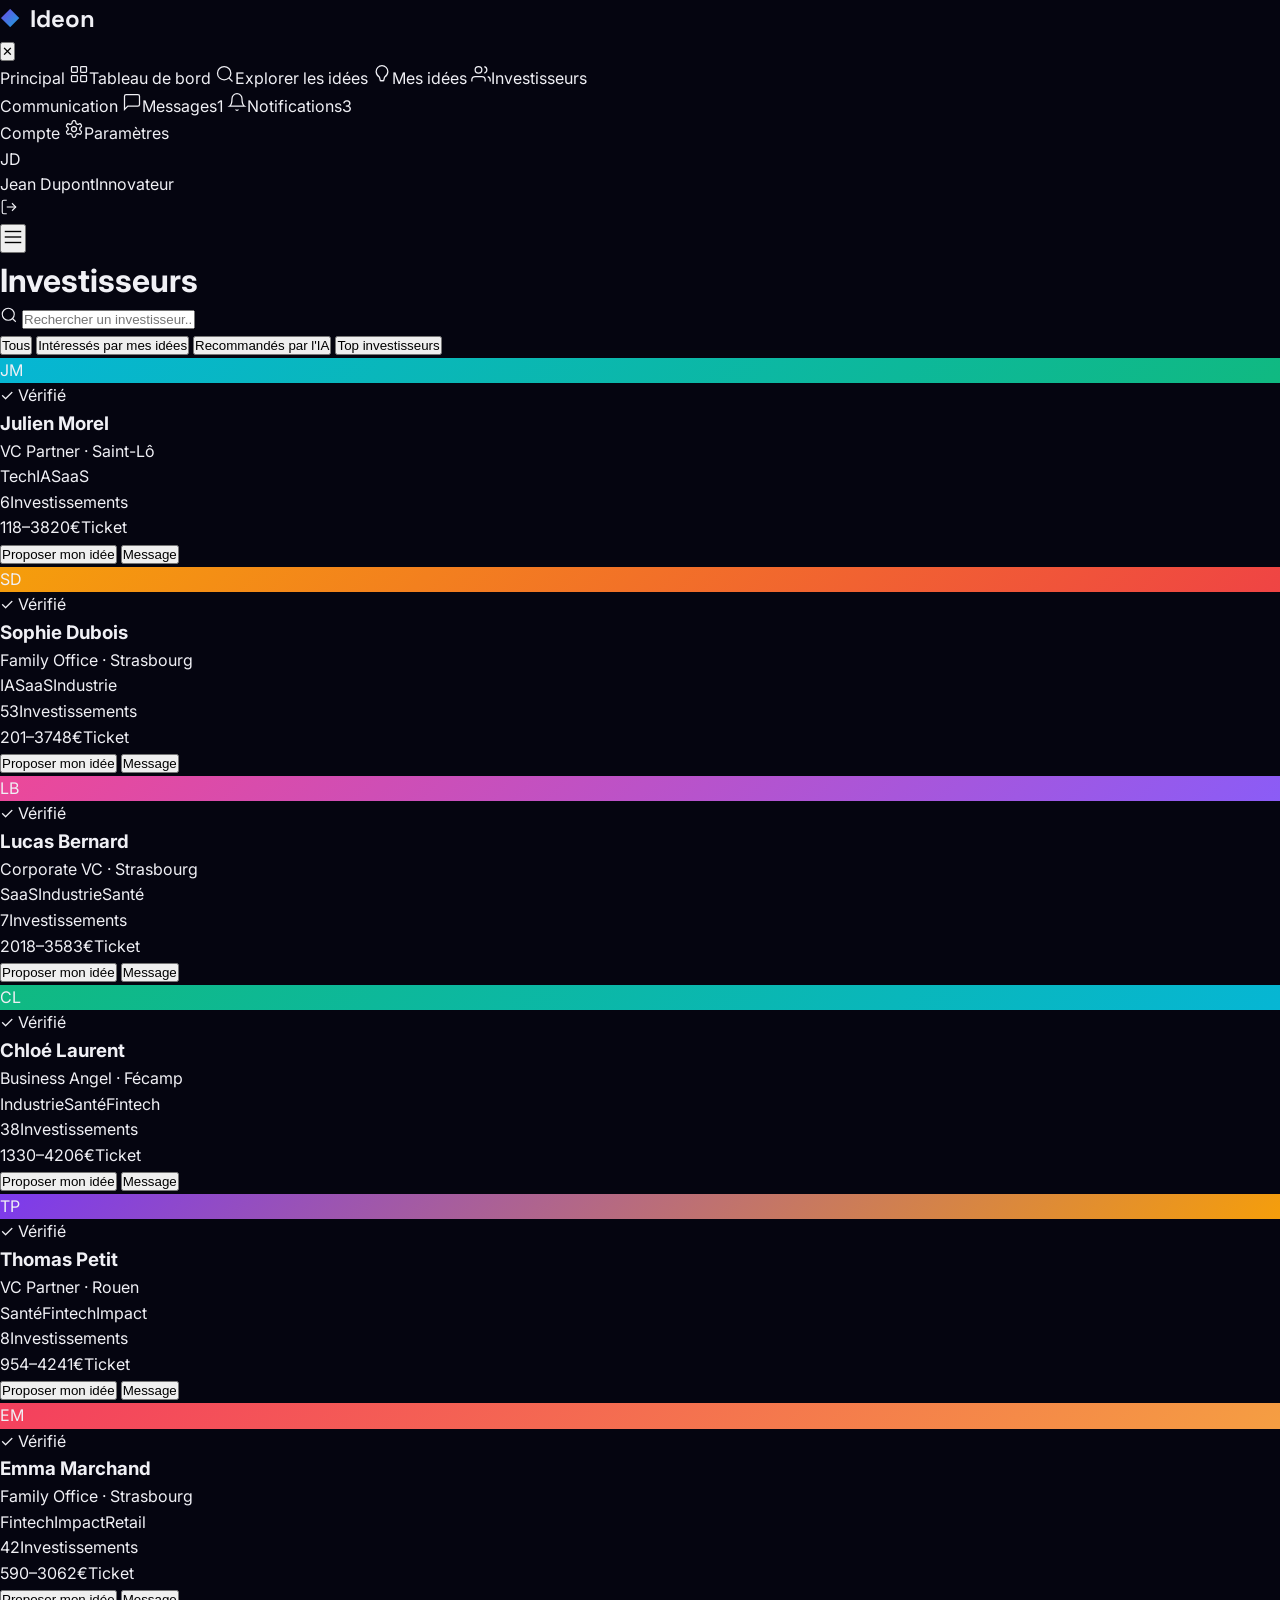
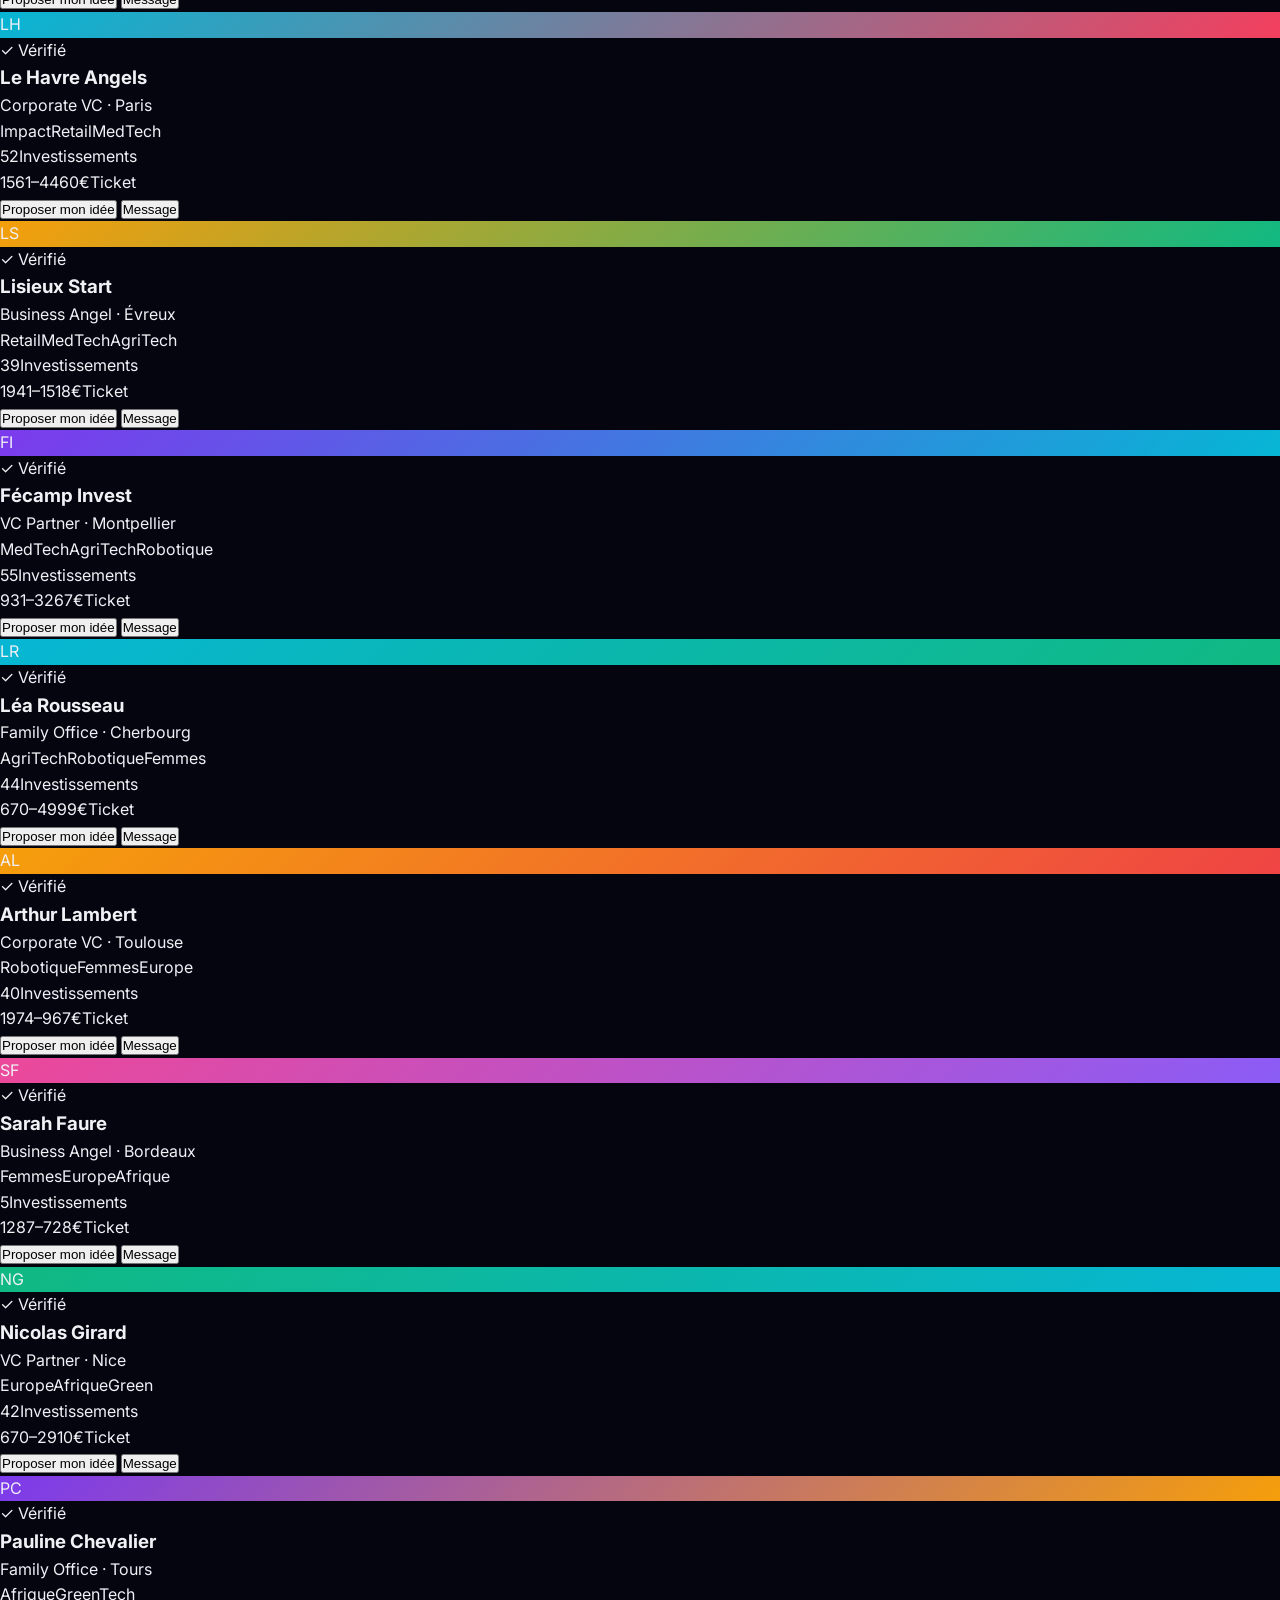
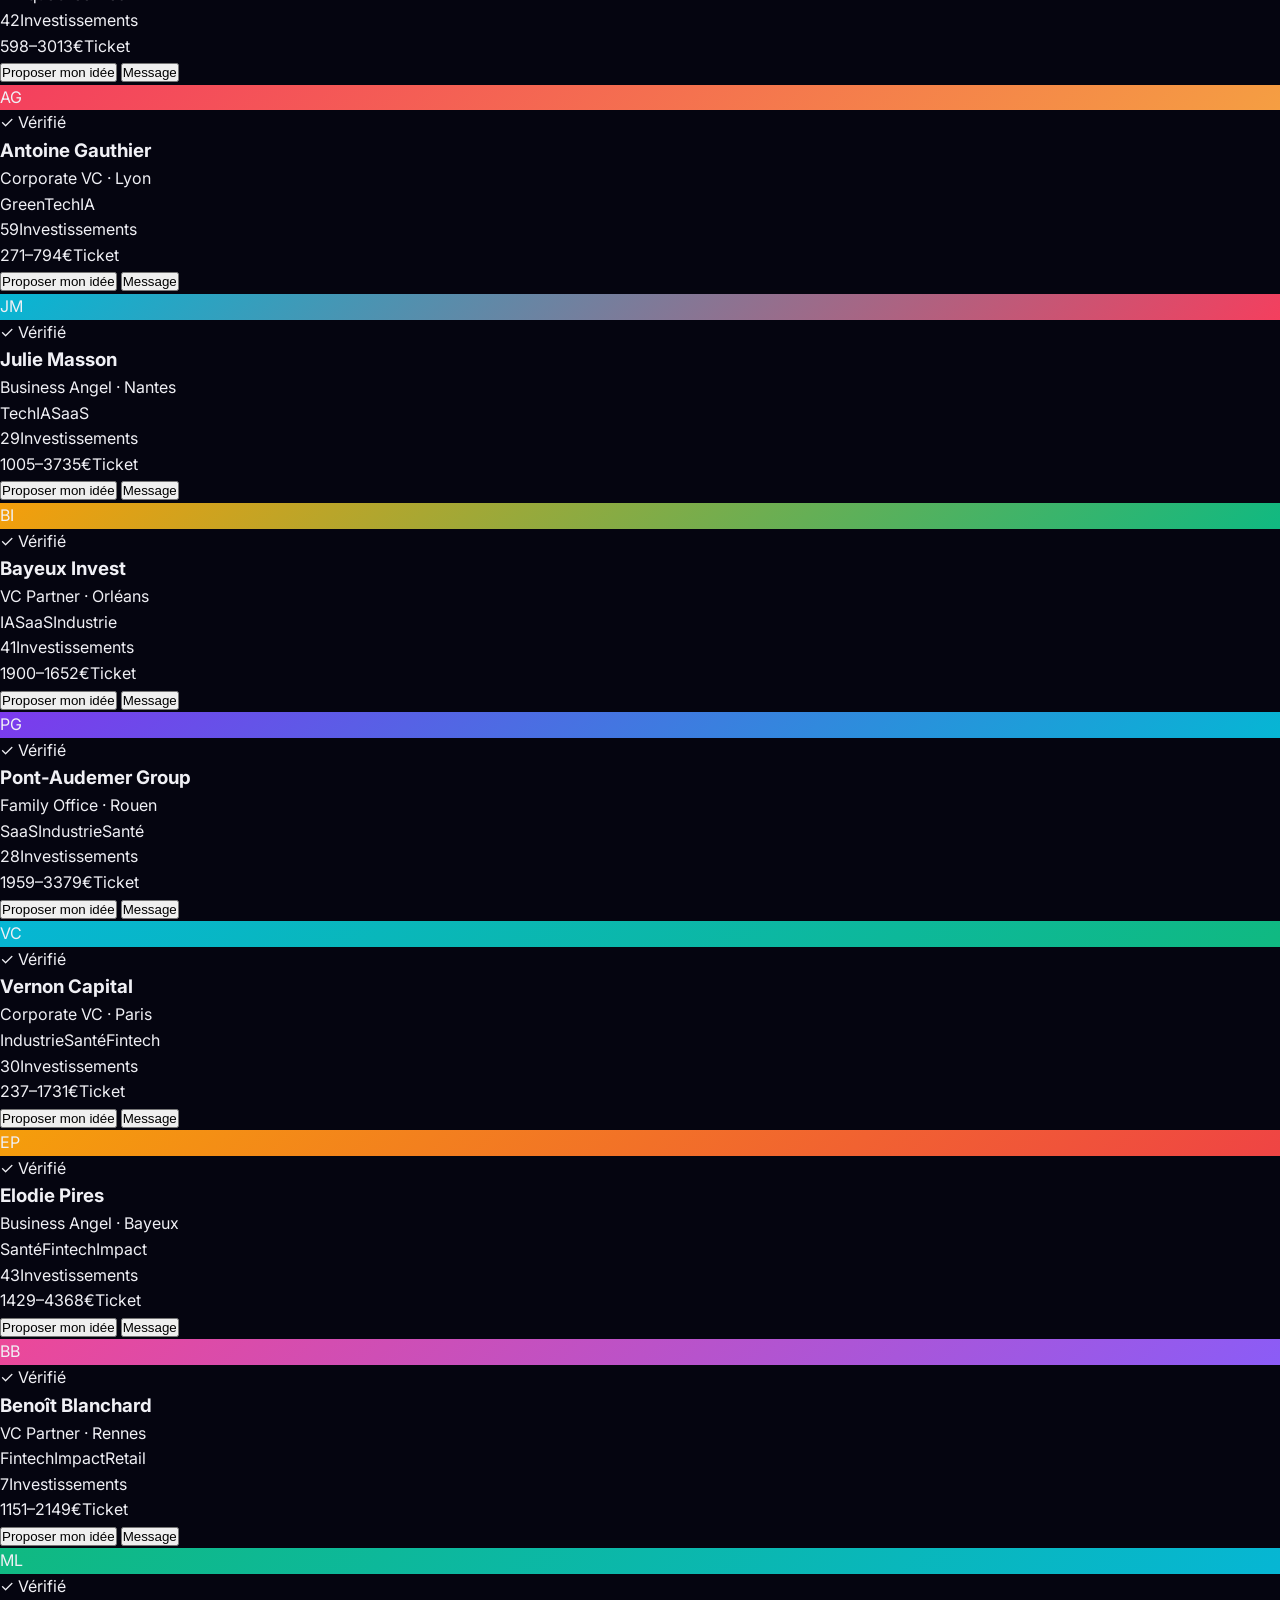
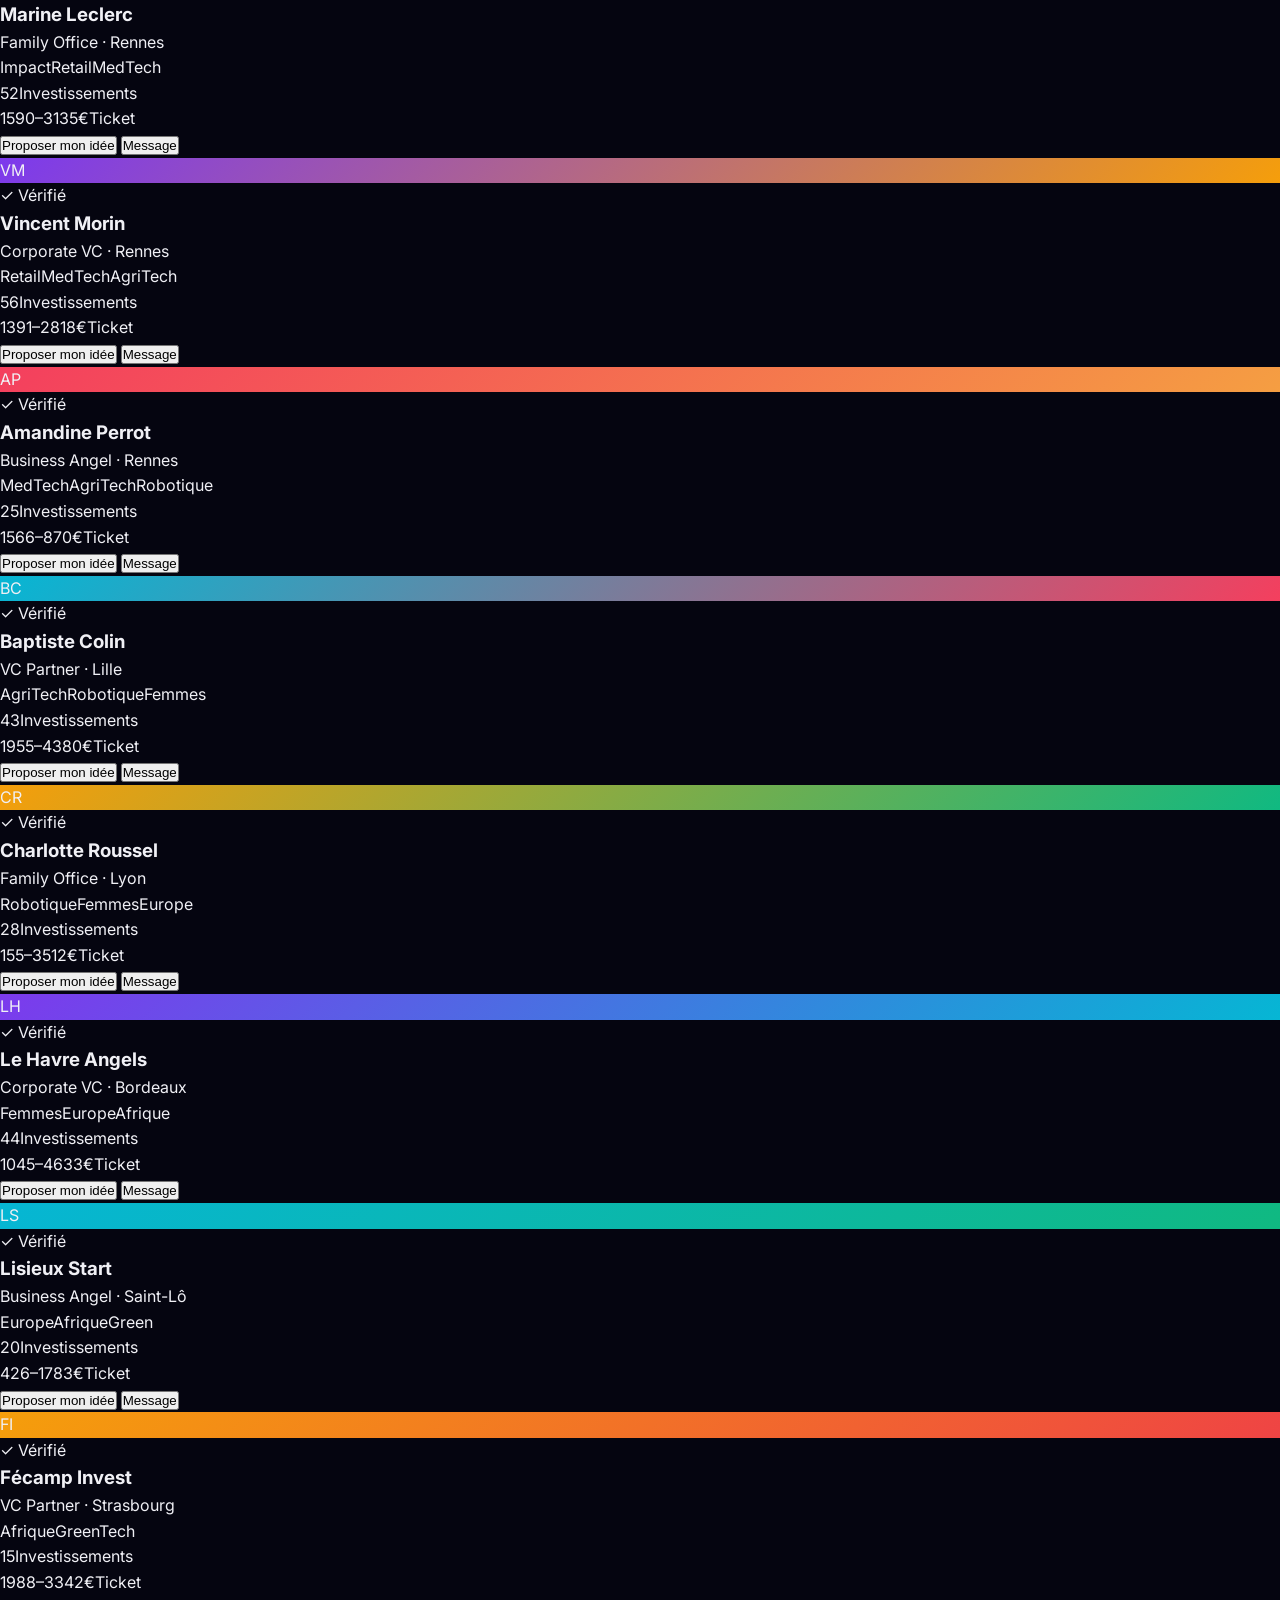
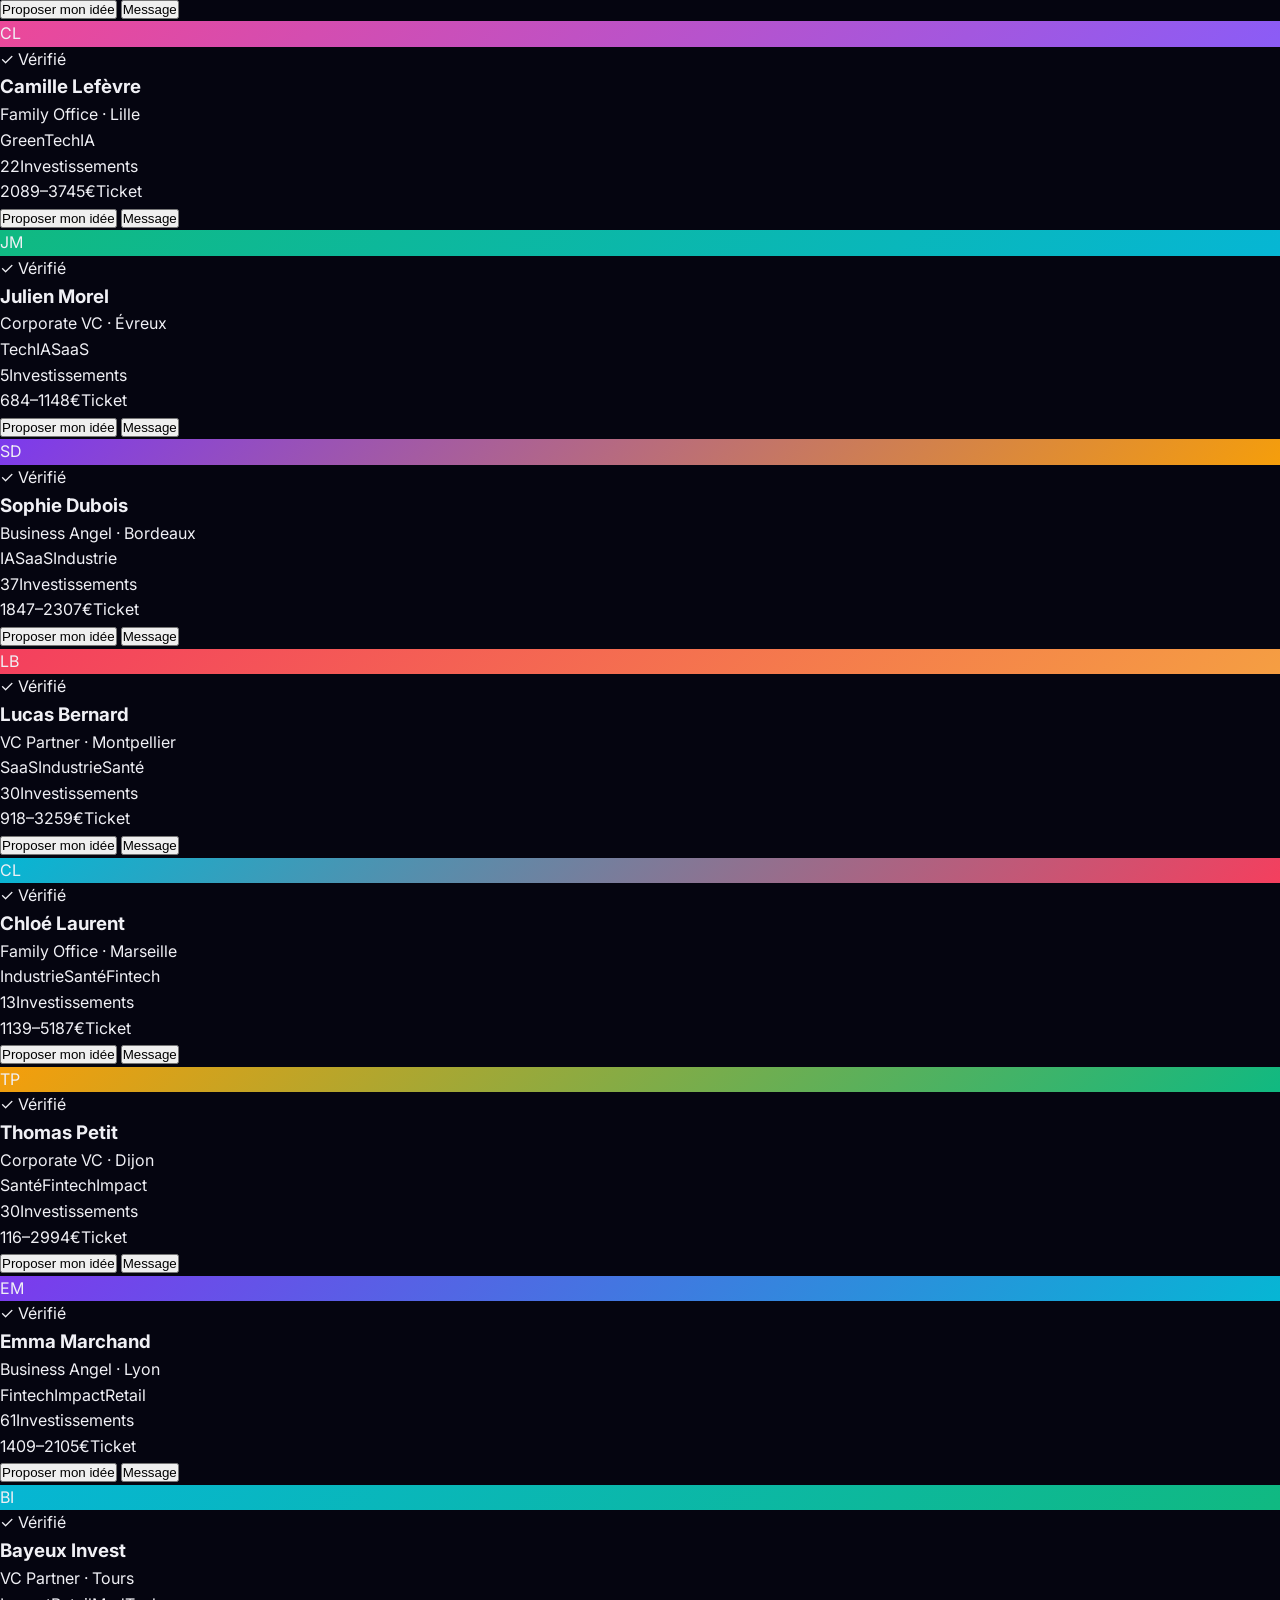
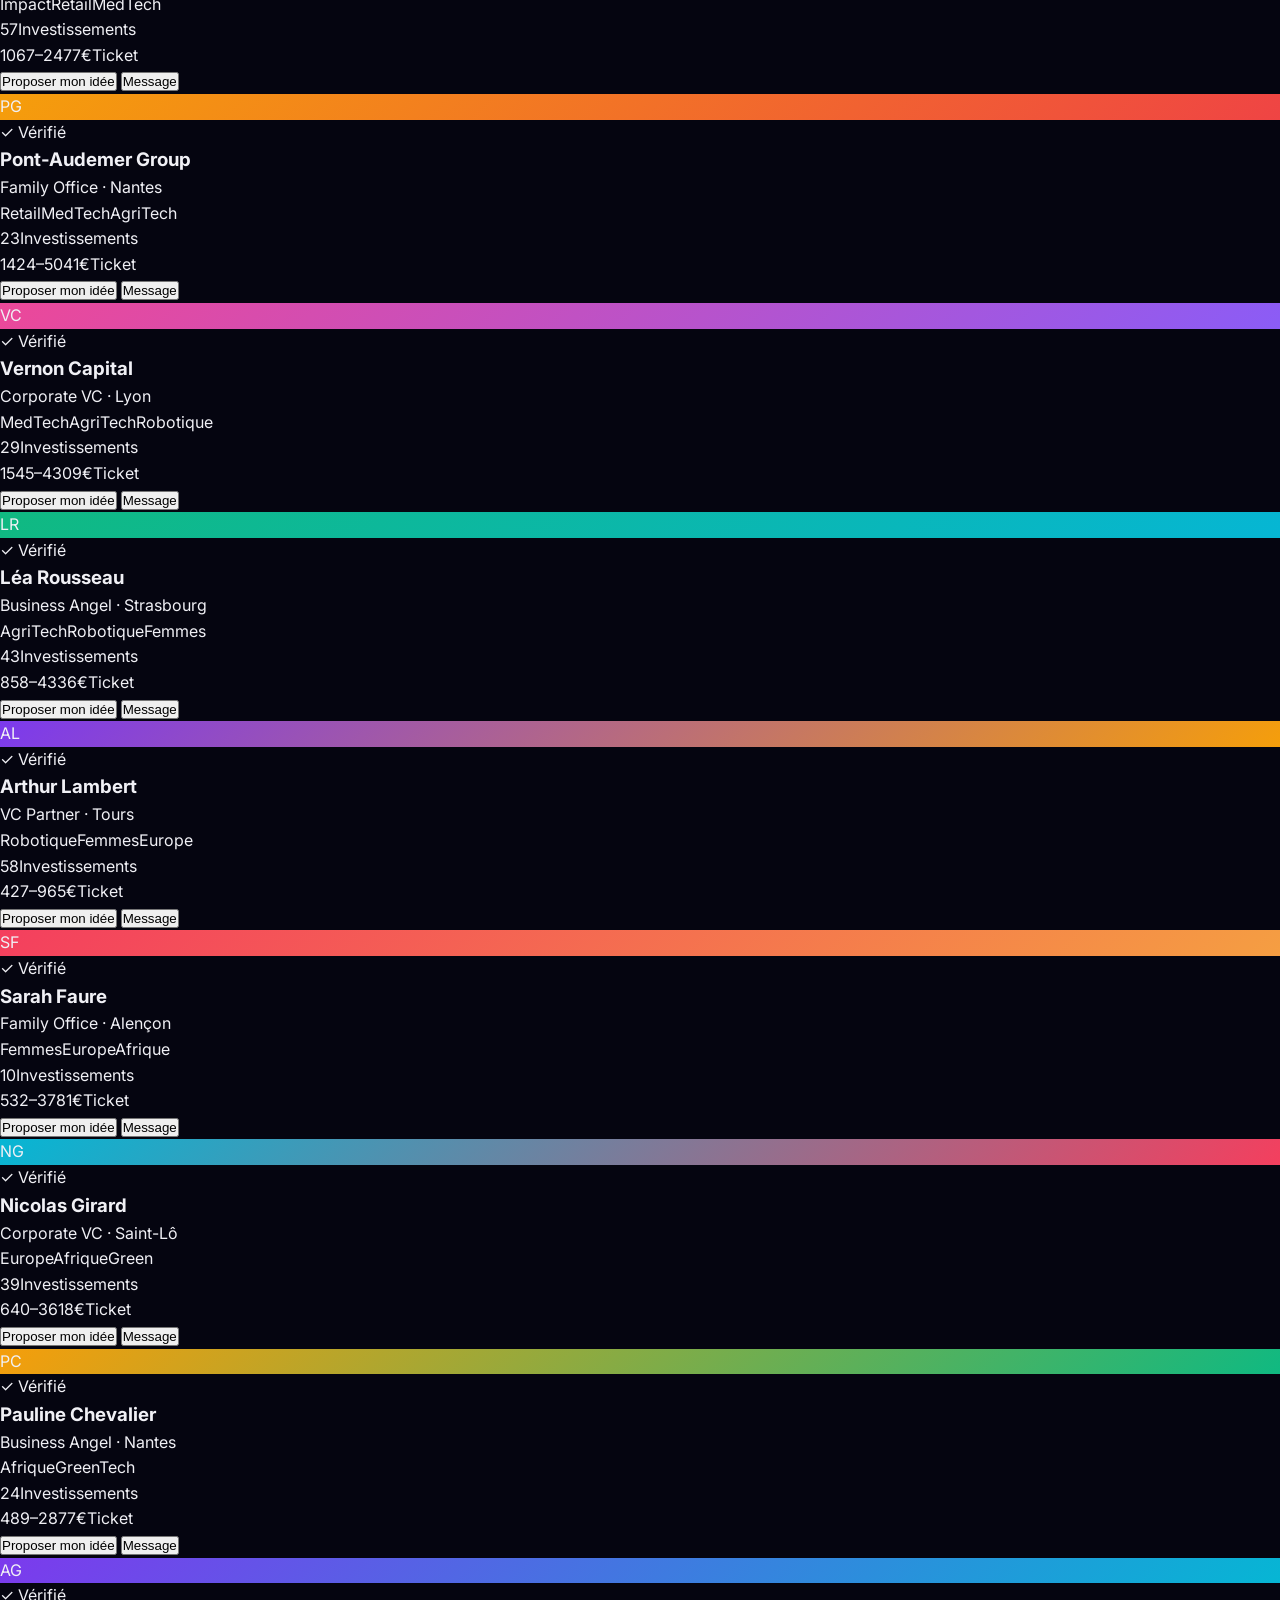
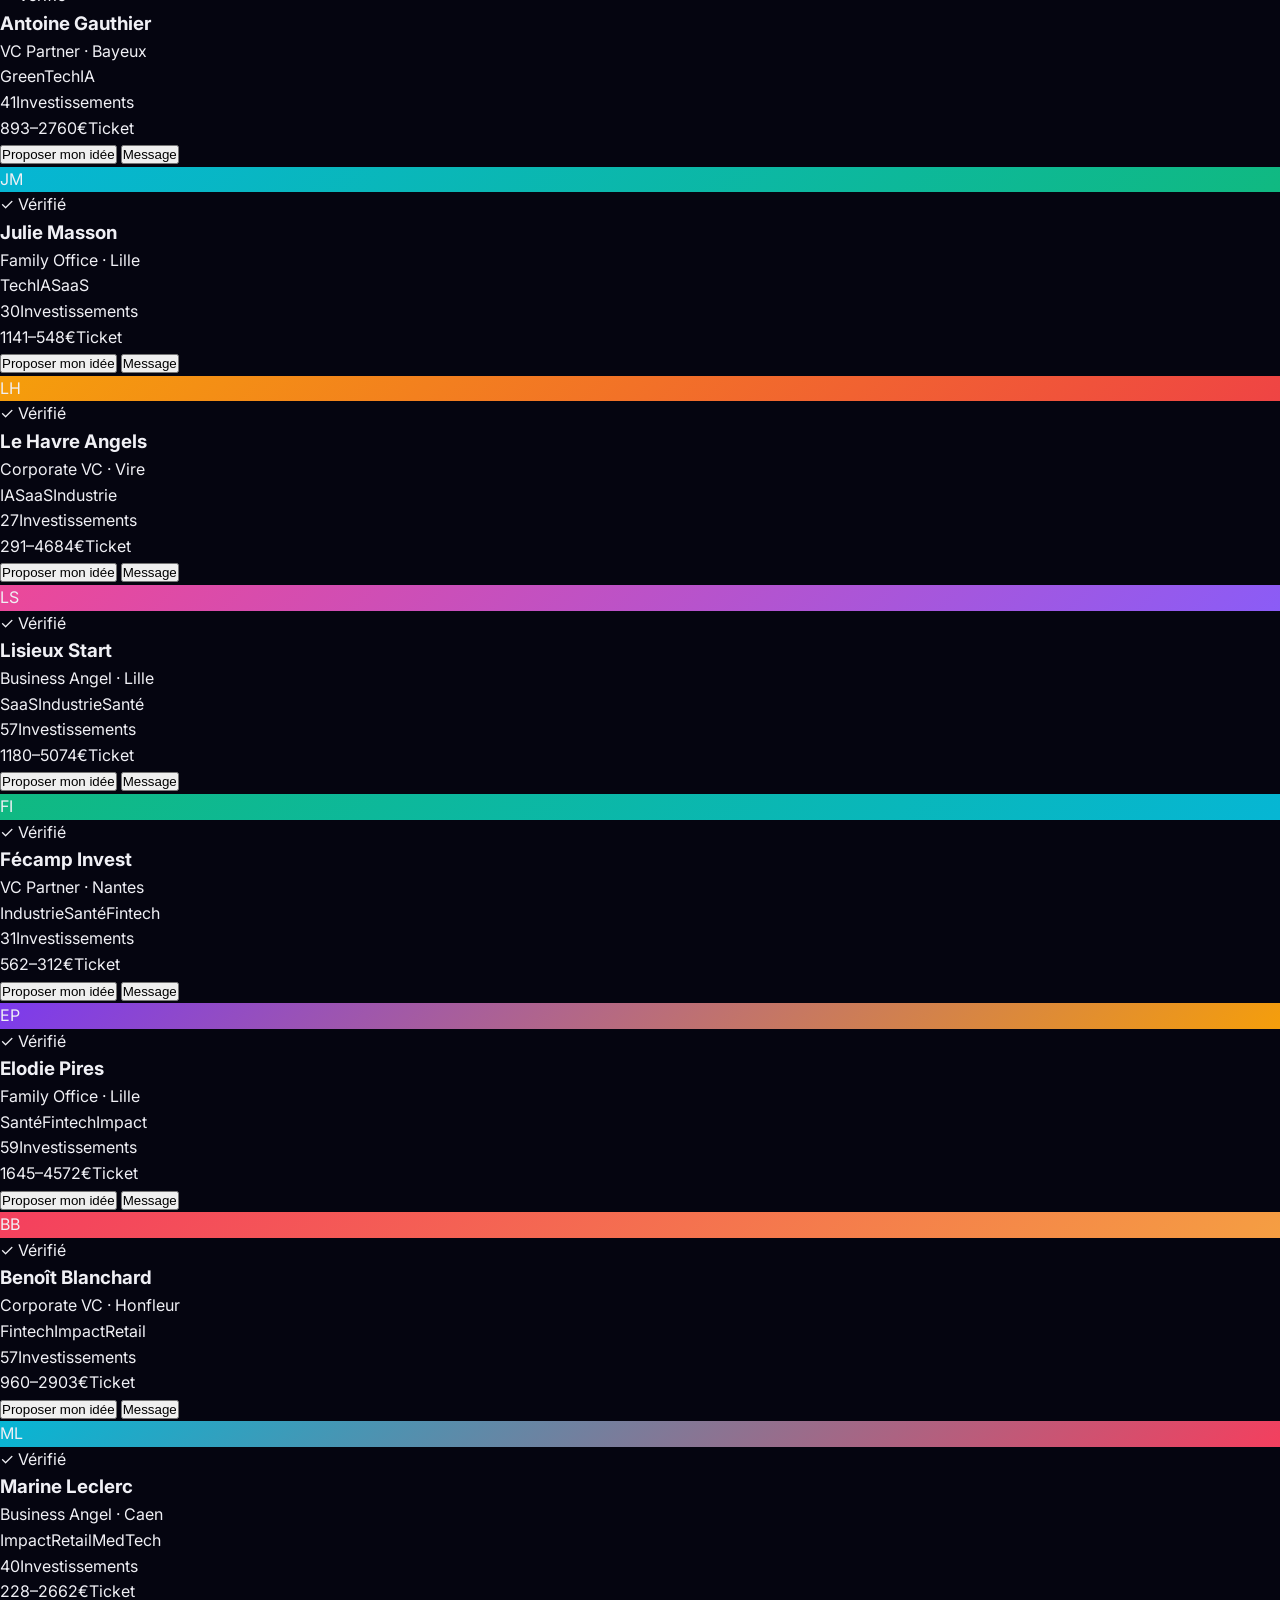
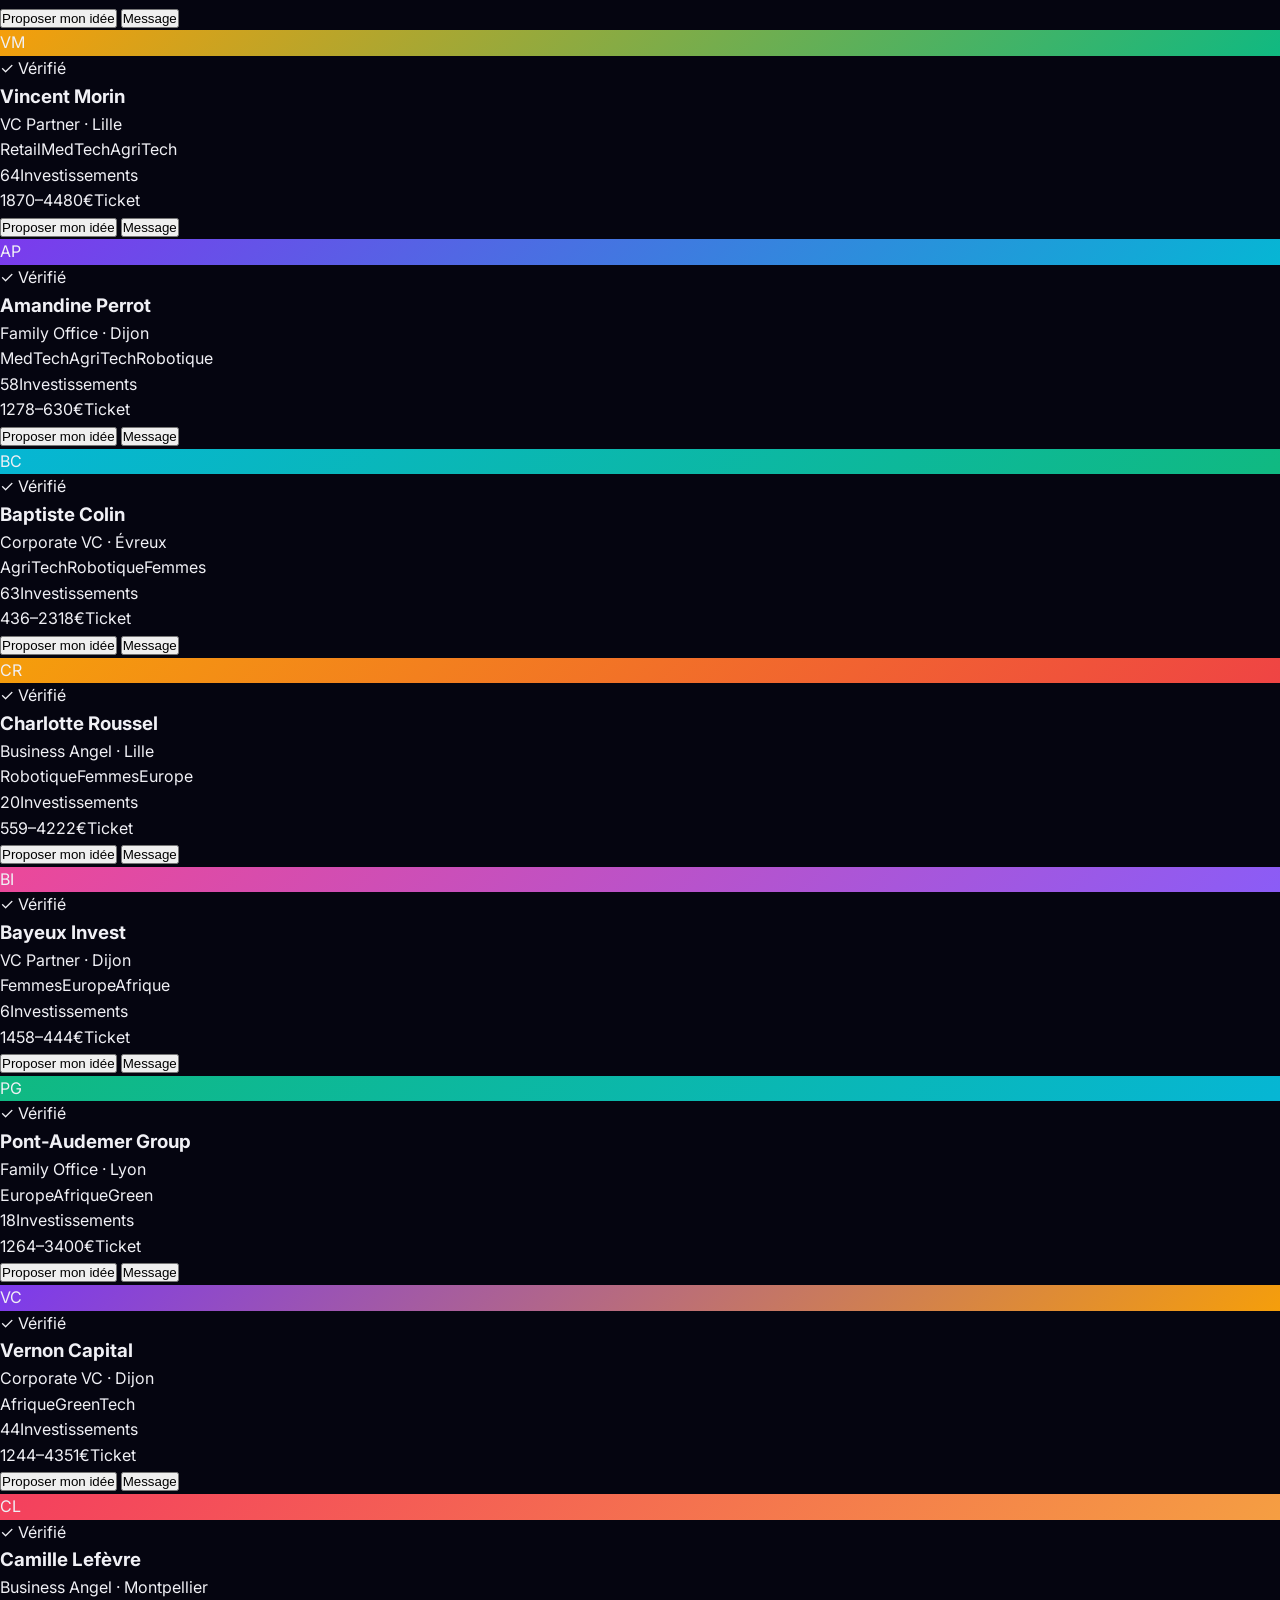
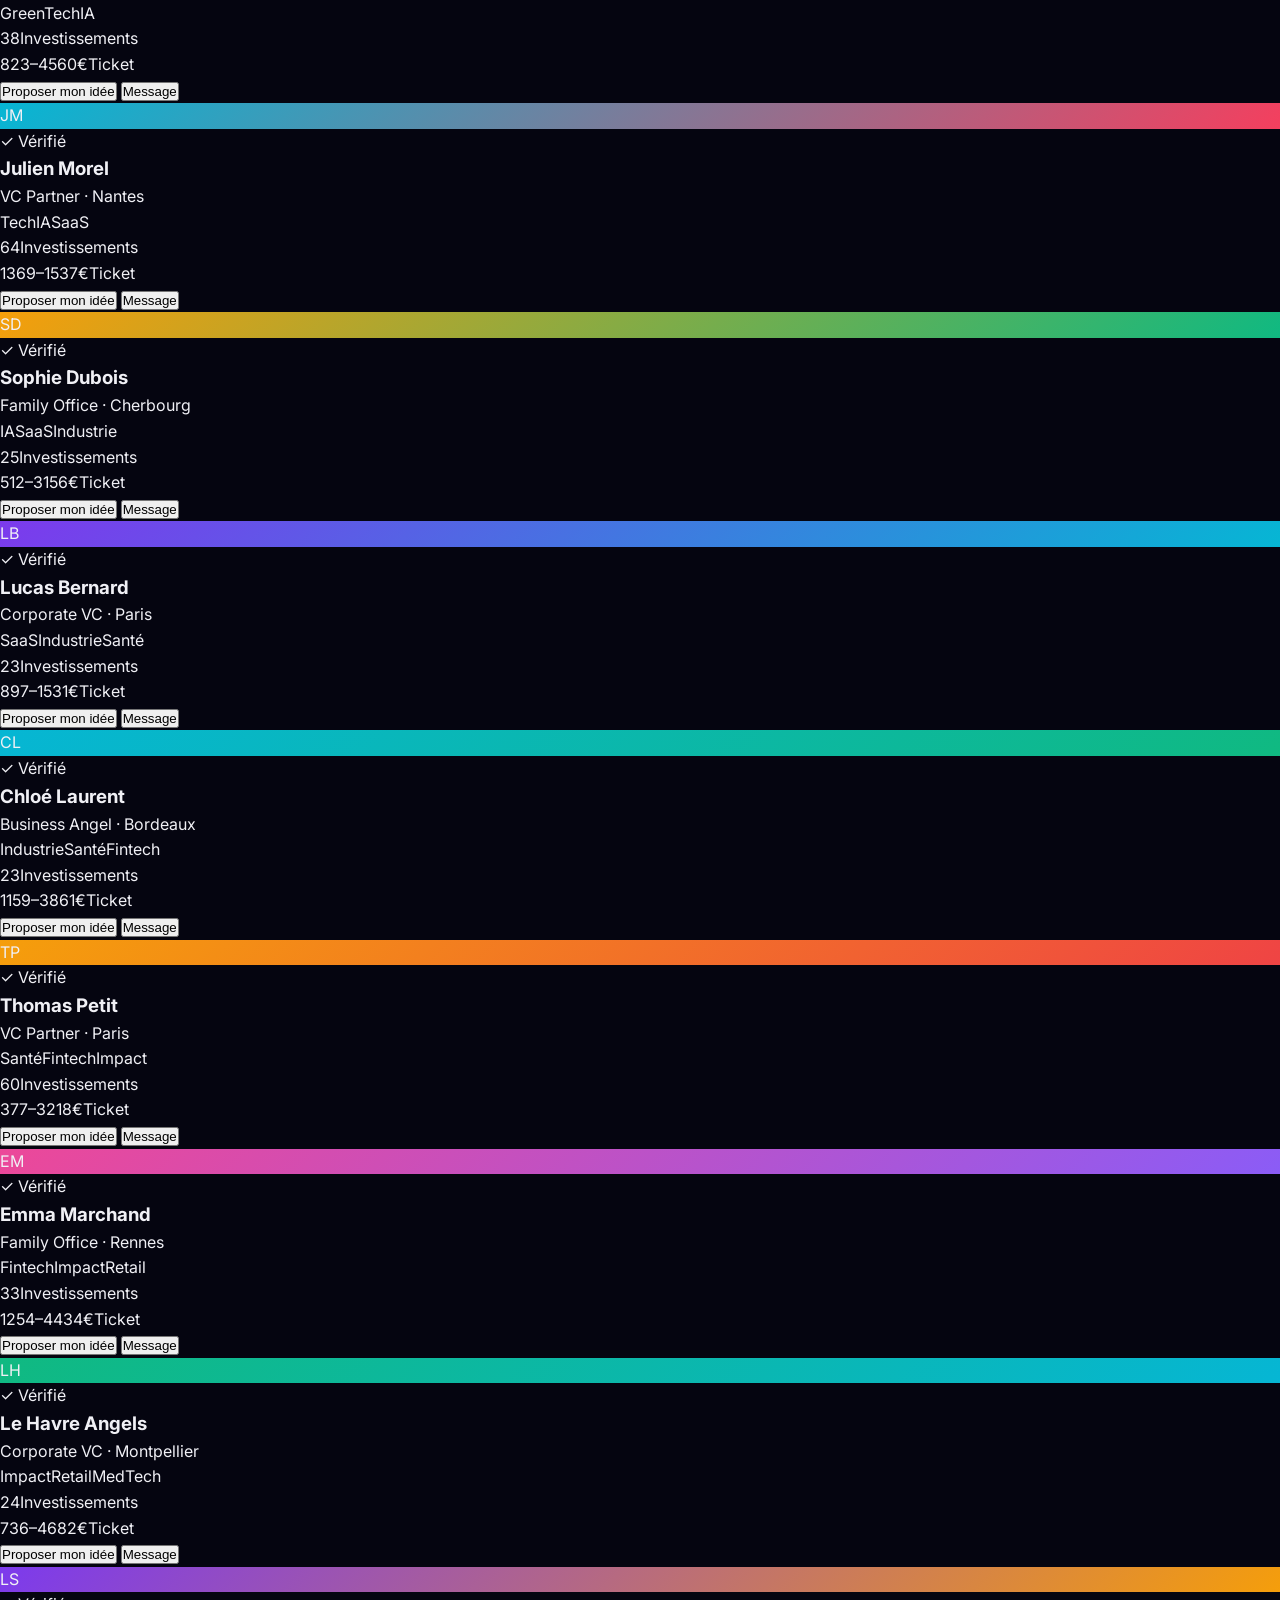
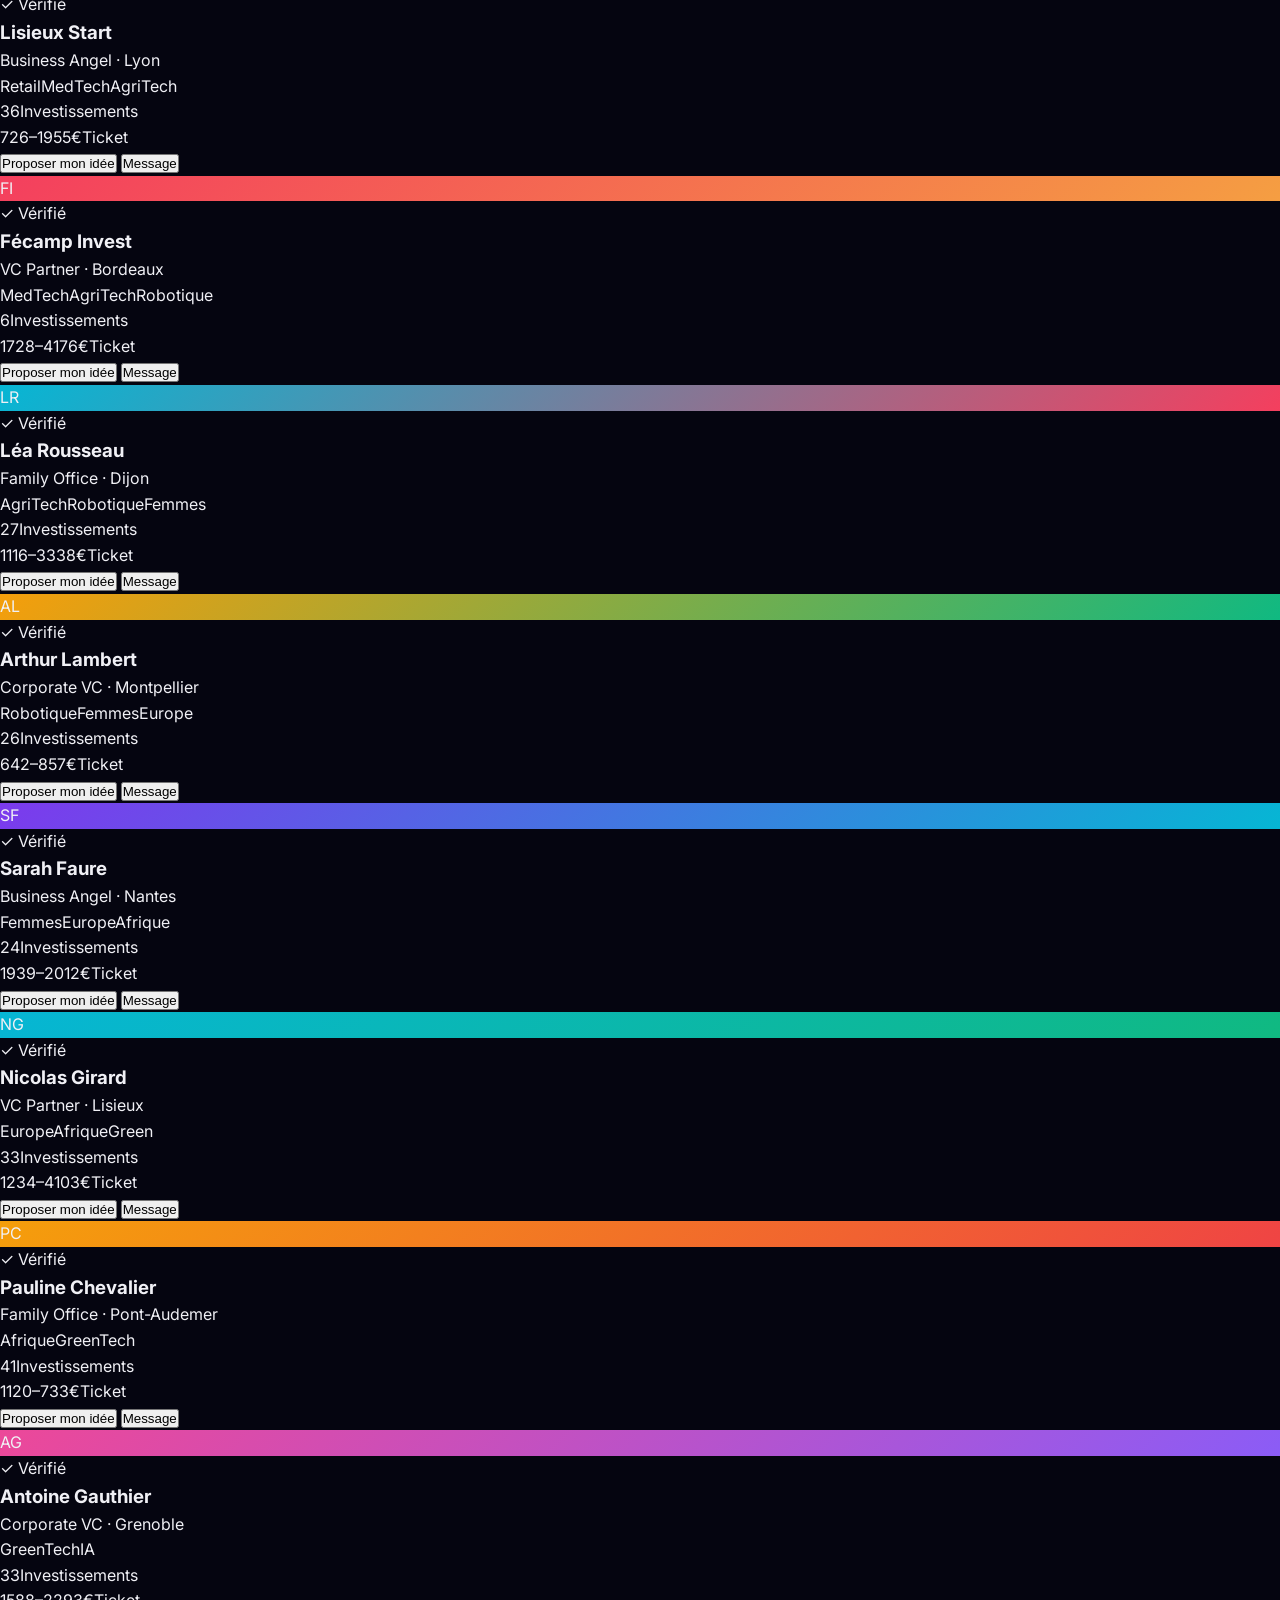
<file: investors.html>
<!DOCTYPE html>
<html lang="fr">
<head>
    <meta charset="UTF-8">
    <!-- Favicon losange Ideon -->
    <link rel="icon" type="image/svg+xml" href="data:image/svg+xml,%3Csvg xmlns='http://www.w3.org/2000/svg' viewBox='0 0 64 64'%3E%3Cpolygon points='32,4 60,32 32,60 4,32' fill='%237c3aed'/%3E%3C/svg%3E">
    <meta name="viewport" content="width=device-width, initial-scale=1.0">
    <title>Investisseurs — Ideon</title>
    <link rel="stylesheet" href="style.css">
    <link rel="stylesheet" href="dashboard.css">
    <link rel="preconnect" href="https://fonts.googleapis.com">
    <link rel="preconnect" href="https://fonts.gstatic.com" crossorigin>
    <link href="https://fonts.googleapis.com/css2?family=Inter:wght@300;400;500;600;700;800;900&family=Space+Grotesk:wght@400;500;600;700&display=swap" rel="stylesheet">
</head>
<body class="dashboard-body">

    <aside class="sidebar" id="sidebar">
        <div class="sidebar-header">
            <a href="index.html" class="logo"><span class="logo-icon">◆</span><span class="logo-text">Ideon</span></a>
            <button class="sidebar-close" id="sidebarClose">✕</button>
        </div>
        <nav class="sidebar-nav">
            <div class="nav-section"><span class="nav-section-title">Principal</span>
                <a href="dashboard.html" class="sidebar-link"><svg width="20" height="20" viewBox="0 0 24 24" fill="none" stroke="currentColor" stroke-width="1.5"><rect x="3" y="3" width="7" height="7" rx="1"/><rect x="14" y="3" width="7" height="7" rx="1"/><rect x="3" y="14" width="7" height="7" rx="1"/><rect x="14" y="14" width="7" height="7" rx="1"/></svg><span>Tableau de bord</span></a>
                <a href="explore.html" class="sidebar-link"><svg width="20" height="20" viewBox="0 0 24 24" fill="none" stroke="currentColor" stroke-width="1.5"><circle cx="11" cy="11" r="8"/><path d="m21 21-4.35-4.35"/></svg><span>Explorer les idées</span></a>
                <a href="my-ideas.html" class="sidebar-link"><svg width="20" height="20" viewBox="0 0 24 24" fill="none" stroke="currentColor" stroke-width="1.5"><path d="M12 2a7 7 0 0 1 7 7c0 3-2 5.5-4 7l-1 4H10l-1-4c-2-1.5-4-4-4-7a7 7 0 0 1 7-7z"/><path d="M10 20h4"/></svg><span>Mes idées</span></a>
                <a href="investors.html" class="sidebar-link active"><svg width="20" height="20" viewBox="0 0 24 24" fill="none" stroke="currentColor" stroke-width="1.5"><path d="M17 21v-2a4 4 0 0 0-4-4H5a4 4 0 0 0-4 4v2"/><circle cx="9" cy="7" r="4"/><path d="M23 21v-2a4 4 0 0 0-3-3.87M16 3.13a4 4 0 0 1 0 7.75"/></svg><span>Investisseurs</span></a>
            </div>
            <div class="nav-section"><span class="nav-section-title">Communication</span>
                <a href="messages.html" class="sidebar-link"><svg width="20" height="20" viewBox="0 0 24 24" fill="none" stroke="currentColor" stroke-width="1.5"><path d="M21 15a2 2 0 0 1-2 2H7l-4 4V5a2 2 0 0 1 2-2h14a2 2 0 0 1 2 2z"/></svg><span>Messages</span><span class="badge">1</span></a>
                <a href="notifications.html" class="sidebar-link"><svg width="20" height="20" viewBox="0 0 24 24" fill="none" stroke="currentColor" stroke-width="1.5"><path d="M18 8A6 6 0 0 0 6 8c0 7-3 9-3 9h18s-3-2-3-9"/><path d="M13.73 21a2 2 0 0 1-3.46 0"/></svg><span>Notifications</span><span class="badge">3</span></a>
            </div>
            <div class="nav-section"><span class="nav-section-title">Compte</span>
                <a href="settings.html" class="sidebar-link"><svg width="20" height="20" viewBox="0 0 24 24" fill="none" stroke="currentColor" stroke-width="1.5"><path d="M12.22 2h-.44a2 2 0 0 0-2 2v.18a2 2 0 0 1-1 1.73l-.43.25a2 2 0 0 1-2 0l-.15-.08a2 2 0 0 0-2.73.73l-.22.38a2 2 0 0 0 .73 2.73l.15.1a2 2 0 0 1 1 1.72v.51a2 2 0 0 1-1 1.74l-.15.09a2 2 0 0 0-.73 2.73l.22.38a2 2 0 0 0 2.73.73l.15-.08a2 2 0 0 1 2 0l.43.25a2 2 0 0 1 1 1.73V20a2 2 0 0 0 2 2h.44a2 2 0 0 0 2-2v-.18a2 2 0 0 1 1-1.73l.43-.25a2 2 0 0 1 2 0l.15.08a2 2 0 0 0 2.73-.73l.22-.39a2 2 0 0 0-.73-2.73l-.15-.08a2 2 0 0 1-1-1.74v-.5a2 2 0 0 1 1-1.74l.15-.09a2 2 0 0 0 .73-2.73l-.22-.38a2 2 0 0 0-2.73-.73l-.15.08a2 2 0 0 1-2 0l-.43-.25a2 2 0 0 1-1-1.73V4a2 2 0 0 0-2-2z"/><circle cx="12" cy="12" r="3"/></svg><span>Paramètres</span></a>
            </div>
        </nav>
        <div class="sidebar-profile">
            <div class="profile-avatar" id="profileAvatar">JD</div>
            <div class="profile-info"><span class="profile-name" id="profileName">Jean Dupont</span><span class="profile-role">Innovateur</span></div>
            <a href="index.html" class="profile-logout" title="Déconnexion"><svg width="18" height="18" viewBox="0 0 24 24" fill="none" stroke="currentColor" stroke-width="1.5"><path d="M9 21H5a2 2 0 0 1-2-2V5a2 2 0 0 1 2-2h4"/><polyline points="16 17 21 12 16 7"/><line x1="21" y1="12" x2="9" y2="12"/></svg></a>
        </div>
    </aside>

    <main class="main-content">
        <header class="topbar">
            <div class="topbar-left">
                <button class="sidebar-toggle" id="sidebarToggle"><svg width="22" height="22" viewBox="0 0 24 24" fill="none" stroke="currentColor" stroke-width="1.5"><line x1="3" y1="12" x2="21" y2="12"/><line x1="3" y1="6" x2="21" y2="6"/><line x1="3" y1="18" x2="21" y2="18"/></svg></button>
                <h1 class="page-title">Investisseurs</h1>
            </div>
            <div class="topbar-right">
                <div class="search-bar">
                    <svg width="18" height="18" viewBox="0 0 24 24" fill="none" stroke="currentColor" stroke-width="1.5"><circle cx="11" cy="11" r="8"/><path d="m21 21-4.35-4.35"/></svg>
                    <input type="text" placeholder="Rechercher un investisseur...">
                </div>
            </div>
        </header>

        <div class="dashboard-content">
            <div class="explore-filters">
                <div class="filter-tabs">
                    <button class="filter-tab active">Tous</button>
                    <button class="filter-tab">Intéressés par mes idées</button>
                    <button class="filter-tab">Recommandés par l'IA</button>
                    <button class="filter-tab">Top investisseurs</button>
                </div>
            </div>

            <div class="investors-grid">
                                <!-- 150 INVESTISSEURS FRANÇAIS OU NORMANDS GÉNÉRÉS -->
                                <script>
                                const frenchNames = [
                                    "Camille Lefèvre","Julien Morel","Sophie Dubois","Lucas Bernard","Chloé Laurent","Thomas Petit","Emma Marchand","Louis Robert","Manon Garcia","Hugo Fontaine",
                                    "Léa Rousseau","Arthur Lambert","Sarah Faure","Nicolas Girard","Pauline Chevalier","Antoine Gauthier","Julie Masson","Alexandre Caron","Claire Guerin","Maxime Lemoine",
                                    "Elodie Pires","Benoît Blanchard","Marine Leclerc","Vincent Morin","Amandine Perrot","Baptiste Colin","Charlotte Roussel","Quentin Adam","Mélanie Chartier","Florian Dufour",
                                    "Groupe Lemoine","Société Normande","Innovatech","Normandie Capital","Caen Invest","Rouen Finances","Cherbourg Ventures","Le Havre Angels","Lisieux Start","Fécamp Invest",
                                    "Granville Développement","Vire Entreprises","Dieppe Croissance","Evreux Business","Saint-Lô Capital","Alençon Investissements","Honfleur Partners","Bayeux Invest","Pont-Audemer Group","Vernon Capital"
                                ];
                                const normandyCities = ["Caen","Rouen","Le Havre","Cherbourg","Évreux","Dieppe","Lisieux","Fécamp","Granville","Vire","Bayeux","Saint-Lô","Alençon","Honfleur","Pont-Audemer","Vernon"];
                                const otherCities = ["Paris","Lyon","Marseille","Bordeaux","Nantes","Toulouse","Lille","Strasbourg","Nice","Montpellier","Grenoble","Rennes","Dijon","Tours","Orléans"];
                                const allCities = normandyCities.concat(otherCities);
                                for(let i=1;i<=150;i++){
                                    const colors=[
                                        ['#7c3aed','#06b6d4'],['#06b6d4','#10b981'],['#f59e0b','#ef4444'],['#ec4899','#8b5cf6'],['#10b981','#06b6d4'],['#7c3aed','#f59e0b'],['#f43f5e','#f59e42'],['#06b6d4','#f43f5e'],['#f59e0b','#10b981']
                                    ];
                                    const c=colors[i%colors.length];
                                    const tags=["Green","Tech","IA","SaaS","Industrie","Santé","Fintech","Impact","Retail","MedTech","AgriTech","Robotique","Femmes","Europe","Afrique"];
                                    // 70% de personnes physiques, 30% sociétés
                                    let name;
                                    if(i%10 < 7) {
                                        name = frenchNames[i%30];
                                    } else {
                                        name = frenchNames[30 + (i%20)];
                                    }
                                    // 20% de villes normandes, 80% autres villes françaises
                                    let city;
                                    if(Math.random() < 0.2) {
                                        city = normandyCities[Math.floor(Math.random()*normandyCities.length)];
                                    } else {
                                        city = otherCities[Math.floor(Math.random()*otherCities.length)];
                                    }
                                    const role = ["Business Angel","VC Partner","Family Office","Corporate VC"][i%4];
                                    const avatar = name.split(' ').map(w=>w[0]).join('').toUpperCase().slice(0,2);
                                    const tagList = Array.from({length:3},(_,k)=>tags[(i+k)%tags.length]).map(t=>`<span class='investor-tag'>${t}</span>`).join('');
                                    document.write(`
                                    <div class='investor-card'>
                                            <div class='investor-header'>
                                                    <div class='investor-avatar-lg' style='background:linear-gradient(135deg,${c[0]},${c[1]})'>${avatar}</div>
                                                    <div class='investor-verified'>✓ Vérifié</div>
                                            </div>
                                            <h3 class='investor-name'>${name}</h3>
                                            <p class='investor-title'>${role} · ${city}</p>
                                            <div class='investor-tags'>${tagList}</div>
                                            <div class='investor-stats-row'>
                                                    <div class='investor-stat'><span class='inv-stat-val'>${Math.floor(Math.random()*60+5)}</span><span class='inv-stat-lbl'>Investissements</span></div>
                                                    <div class='investor-stat'><span class='inv-stat-val'>${Math.floor(Math.random()*2000+100)}–${Math.floor(Math.random()*5000+200)}€</span><span class='inv-stat-lbl'>Ticket</span></div>
                                            </div>
                                            <div class='investor-actions'>
                                                    <button class='btn-invest-sm'>Proposer mon idée</button>
                                                    <button class='btn-contact-sm'>Message</button>
                                            </div>
                                    </div>
                                    `);
                                }
                                </script>
                                <!-- INVESTISSEURS SUPPLÉMENTAIRES -->
                                <div class="investor-card">
                                    <div class="investor-header">
                                        <div class="investor-avatar-lg" style="background: linear-gradient(135deg, #f43f5e, #f59e42)">LM</div>
                                        <div class="investor-verified">✓ Vérifié</div>
                                    </div>
                                    <h3 class="investor-name">Laura Martin</h3>
                                    <p class="investor-title">Business Angel · Lyon</p>
                                    <div class="investor-tags">
                                        <span class="investor-tag">FoodTech</span>
                                        <span class="investor-tag">Retail</span>
                                        <span class="investor-tag">Femmes</span>
                                    </div>
                                    <div class="investor-stats-row">
                                        <div class="investor-stat"><span class="inv-stat-val">19</span><span class="inv-stat-lbl">Investissements</span></div>
                                        <div class="investor-stat"><span class="inv-stat-val">500–2000€</span><span class="inv-stat-lbl">Ticket</span></div>
                                    </div>
                                    <div class="investor-actions">
                                        <button class="btn-invest-sm">Proposer mon idée</button>
                                        <button class="btn-contact-sm">Message</button>
                                    </div>
                                </div>
                                <div class="investor-card">
                                    <div class="investor-header">
                                        <div class="investor-avatar-lg" style="background: linear-gradient(135deg, #06b6d4, #f43f5e)">OS</div>
                                        <div class="investor-verified">✓ Vérifié</div>
                                    </div>
                                    <h3 class="investor-name">Omar Sarr</h3>
                                    <p class="investor-title">VC Partner · Dakar</p>
                                    <div class="investor-tags">
                                        <span class="investor-tag">AgriTech</span>
                                        <span class="investor-tag">Afrique</span>
                                        <span class="investor-tag">Impact</span>
                                    </div>
                                    <div class="investor-stats-row">
                                        <div class="investor-stat"><span class="inv-stat-val">27</span><span class="inv-stat-lbl">Investissements</span></div>
                                        <div class="investor-stat"><span class="inv-stat-val">800–2500€</span><span class="inv-stat-lbl">Ticket</span></div>
                                    </div>
                                    <div class="investor-actions">
                                        <button class="btn-invest-sm">Proposer mon idée</button>
                                        <button class="btn-contact-sm">Message</button>
                                    </div>
                                </div>
                                <div class="investor-card">
                                    <div class="investor-header">
                                        <div class="investor-avatar-lg" style="background: linear-gradient(135deg, #f59e0b, #10b981)">SR</div>
                                        <div class="investor-verified">✓ Vérifié</div>
                                    </div>
                                    <h3 class="investor-name">Sophie Renaud</h3>
                                    <p class="investor-title">Family Office · Genève</p>
                                    <div class="investor-tags">
                                        <span class="investor-tag">Santé</span>
                                        <span class="investor-tag">MedTech</span>
                                        <span class="investor-tag">Europe</span>
                                    </div>
                                    <div class="investor-stats-row">
                                        <div class="investor-stat"><span class="inv-stat-val">31</span><span class="inv-stat-lbl">Investissements</span></div>
                                        <div class="investor-stat"><span class="inv-stat-val">1000–5000€</span><span class="inv-stat-lbl">Ticket</span></div>
                                    </div>
                                    <div class="investor-actions">
                                        <button class="btn-invest-sm">Proposer mon idée</button>
                                        <button class="btn-contact-sm">Message</button>
                                    </div>
                                </div>
                <div class="investor-card">
                    <div class="investor-header">
                        <div class="investor-avatar-lg" style="background: linear-gradient(135deg, #7c3aed, #06b6d4)">PL</div>
                        <div class="investor-verified">✓ Vérifié</div>
                    </div>
                    <h3 class="investor-name">Pierre Levasseur</h3>
                    <p class="investor-title">Business Angel · Paris</p>
                    <div class="investor-tags">
                        <span class="investor-tag">Green</span>
                        <span class="investor-tag">Logistique</span>
                        <span class="investor-tag">SaaS</span>
                    </div>
                    <div class="investor-stats-row">
                        <div class="investor-stat"><span class="inv-stat-val">23</span><span class="inv-stat-lbl">Investissements</span></div>
                        <div class="investor-stat"><span class="inv-stat-val">50–300€</span><span class="inv-stat-lbl">Ticket</span></div>
                    </div>
                    <div class="investor-actions">
                        <button class="btn-invest-sm">Proposer mon idée</button>
                        <button class="btn-contact-sm">Message</button>
                    </div>
                </div>

                <div class="investor-card featured-investor">
                    <div class="investor-header">
                        <div class="investor-avatar-lg" style="background: linear-gradient(135deg, #06b6d4, #10b981)">AC</div>
                        <div class="investor-verified">✓ Vérifié</div>
                    </div>
                    <span class="ai-match"><svg width="12" height="12" viewBox="0 0 24 24" fill="none" stroke="currentColor" stroke-width="2" style="display:inline;vertical-align:middle;margin-right:3px"><circle cx="12" cy="12" r="10"/><circle cx="12" cy="12" r="6"/><circle cx="12" cy="12" r="2"/></svg> 92% match IA</span>
                    <h3 class="investor-name">Alice Chen</h3>
                    <p class="investor-title">VC Partner · Singapour</p>
                    <div class="investor-tags">
                        <span class="investor-tag">Tech</span>
                        <span class="investor-tag">IA</span>
                        <span class="investor-tag">Deeptech</span>
                    </div>
                    <div class="investor-stats-row">
                        <div class="investor-stat"><span class="inv-stat-val">56</span><span class="inv-stat-lbl">Investissements</span></div>
                        <div class="investor-stat"><span class="inv-stat-val">1500–3000€</span><span class="inv-stat-lbl">Ticket</span></div>
                    </div>
                    <div class="investor-actions">
                        <button class="btn-invest-sm">Proposer mon idée</button>
                        <button class="btn-contact-sm">Message</button>
                    </div>
                </div>

                <div class="investor-card">
                    <div class="investor-header">
                        <div class="investor-avatar-lg" style="background: linear-gradient(135deg, #f59e0b, #ef4444)">RS</div>
                        <div class="investor-verified">✓ Vérifié</div>
                    </div>
                    <h3 class="investor-name">Robert Schmidt</h3>
                    <p class="investor-title">Family Office · Munich</p>
                    <div class="investor-tags">
                        <span class="investor-tag">Green</span>
                        <span class="investor-tag">Industrie</span>
                        <span class="investor-tag">Mobilité</span>
                    </div>
                    <div class="investor-stats-row">
                        <div class="investor-stat"><span class="inv-stat-val">12</span><span class="inv-stat-lbl">Investissements</span></div>
                        <div class="investor-stat"><span class="inv-stat-val">1200–2500€</span><span class="inv-stat-lbl">Ticket</span></div>
                    </div>
                    <div class="investor-actions">
                        <button class="btn-invest-sm">Proposer mon idée</button>
                        <button class="btn-contact-sm">Message</button>
                    </div>
                </div>

                <div class="investor-card">
                    <div class="investor-header">
                        <div class="investor-avatar-lg" style="background: linear-gradient(135deg, #ec4899, #8b5cf6)">MV</div>
                        <div class="investor-verified">✓ Vérifié</div>
                    </div>
                    <span class="ai-match"><svg width="12" height="12" viewBox="0 0 24 24" fill="none" stroke="currentColor" stroke-width="2" style="display:inline;vertical-align:middle;margin-right:3px"><circle cx="12" cy="12" r="10"/><circle cx="12" cy="12" r="6"/><circle cx="12" cy="12" r="2"/></svg> 85% match IA</span>
                    <h3 class="investor-name">Marie Voisin</h3>
                    <p class="investor-title">Business Angel · Bruxelles</p>
                    <div class="investor-tags">
                        <span class="investor-tag">Santé</span>
                        <span class="investor-tag">Bien-être</span>
                        <span class="investor-tag">Femtech</span>
                    </div>
                    <div class="investor-stats-row">
                        <div class="investor-stat"><span class="inv-stat-val">8</span><span class="inv-stat-lbl">Investissements</span></div>
                        <div class="investor-stat"><span class="inv-stat-val">100–600€</span><span class="inv-stat-lbl">Ticket</span></div>
                    </div>
                    <div class="investor-actions">
                        <button class="btn-invest-sm">Proposer mon idée</button>
                        <button class="btn-contact-sm">Message</button>
                    </div>
                </div>

                <div class="investor-card">
                    <div class="investor-header">
                        <div class="investor-avatar-lg" style="background: linear-gradient(135deg, #10b981, #06b6d4)">YT</div>
                        <div class="investor-verified">✓ Vérifié</div>
                    </div>
                    <h3 class="investor-name">Youssef Tahiri</h3>
                    <p class="investor-title">VC Associate · Casablanca</p>
                    <div class="investor-tags">
                        <span class="investor-tag">Fintech</span>
                        <span class="investor-tag">Afrique</span>
                        <span class="investor-tag">Impact</span>
                    </div>
                    <div class="investor-stats-row">
                        <div class="investor-stat"><span class="inv-stat-val">34</span><span class="inv-stat-lbl">Investissements</span></div>
                        <div class="investor-stat"><span class="inv-stat-val">200–900€</span><span class="inv-stat-lbl">Ticket</span></div>
                    </div>
                    <div class="investor-actions">
                        <button class="btn-invest-sm">Proposer mon idée</button>
                        <button class="btn-contact-sm">Message</button>
                    </div>
                </div>

                <div class="investor-card">
                    <div class="investor-header">
                        <div class="investor-avatar-lg" style="background: linear-gradient(135deg, #7c3aed, #f59e0b)">KN</div>
                        <div class="investor-verified">✓ Vérifié</div>
                    </div>
                    <h3 class="investor-name">Keiko Nakamura</h3>
                    <p class="investor-title">Corporate VC · Tokyo</p>
                    <div class="investor-tags">
                        <span class="investor-tag">EdTech</span>
                        <span class="investor-tag">IA</span>
                        <span class="investor-tag">Robotique</span>
                    </div>
                    <div class="investor-stats-row">
                        <div class="investor-stat"><span class="inv-stat-val">41</span><span class="inv-stat-lbl">Investissements</span></div>
                        <div class="investor-stat"><span class="inv-stat-val">1500–3000€</span><span class="inv-stat-lbl">Ticket</span></div>
                    </div>
                    <div class="investor-actions">
                        <button class="btn-invest-sm">Proposer mon idée</button>
                        <button class="btn-contact-sm">Message</button>
                    </div>
                </div>
            </div>
        </div>
    </main>

        <script src="dashboard.js"></script>
        <script>
        (function() {
            var pseudo = localStorage.getItem('pseudo');
            if (pseudo) {
                var pseudoCap = pseudo.charAt(0).toUpperCase() + pseudo.slice(1);
                var profileName = document.getElementById('profileName');
                if (profileName) profileName.textContent = pseudoCap;
                var avatar = document.getElementById('profileAvatar');
                if (avatar) {
                    var parts = pseudo.split(/[._-]/);
                    var initials = parts.length > 1 ? (parts[0][0] + parts[1][0]) : pseudo.slice(0,2);
                    avatar.textContent = initials.toUpperCase();
                }
            }
        })();
        </script>
</body>
</html>
</file>
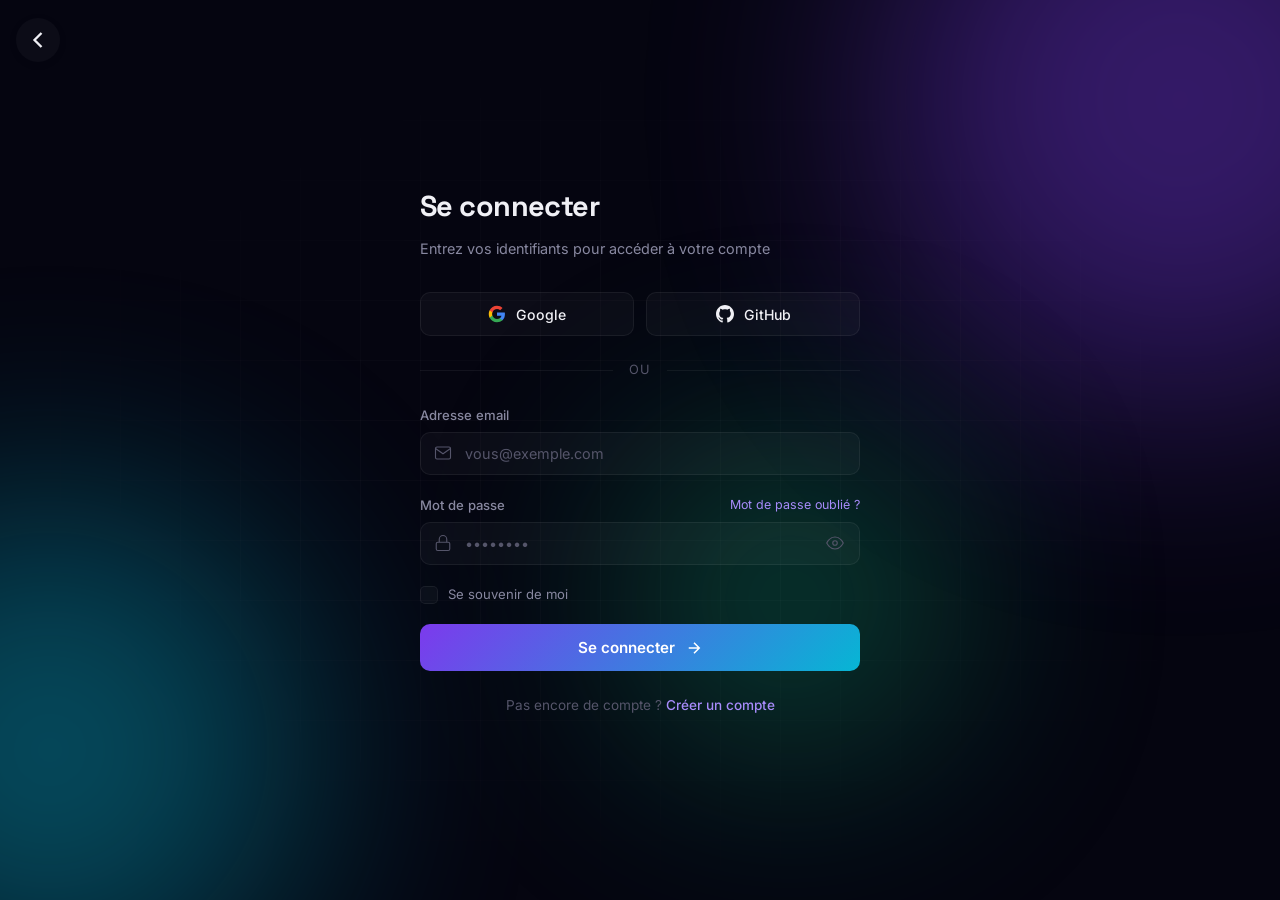
<file: login.html>
<!DOCTYPE html>
<html lang="fr">
<head>
    <meta charset="UTF-8">
    <!-- Favicon losange Ideon -->
    <link rel="icon" type="image/svg+xml" href="data:image/svg+xml,%3Csvg xmlns='http://www.w3.org/2000/svg' viewBox='0 0 64 64'%3E%3Cpolygon points='32,4 60,32 32,60 4,32' fill='%237c3aed'/%3E%3C/svg%3E">
    <meta name="viewport" content="width=device-width, initial-scale=1.0">
    <title>Connexion — Ideon</title>
    <link rel="stylesheet" href="style.css">
    <link rel="stylesheet" href="auth.css">
    <link rel="preconnect" href="https://fonts.googleapis.com">
    <link rel="preconnect" href="https://fonts.gstatic.com" crossorigin>
    <link href="https://fonts.googleapis.com/css2?family=Inter:wght@300;400;500;600;700;800;900&family=Space+Grotesk:wght@400;500;600;700&display=swap" rel="stylesheet">
</head>
<body class="auth-body">

    <!-- Background -->
    <div class="auth-bg">
        <div class="gradient-orb orb-1"></div>
        <div class="gradient-orb orb-2"></div>
        <div class="gradient-orb orb-3"></div>
        <div class="grid-overlay"></div>
    </div>

    <div class="particles" id="particles"></div>

        <!-- Flèche retour accueil mobile -->
        <a href="index.html" class="back-arrow-mobile" aria-label="Retour accueil">
            <svg width="28" height="28" viewBox="0 0 24 24" fill="none" stroke="currentColor" stroke-width="2">
                <polyline points="15 18 9 12 15 6"/>
            </svg>
        </a>
        <div class="auth-wrapper">
        <!-- Left panel supprimé, seul le formulaire reste -->

        <!-- Right panel - Form -->
        <div class="auth-panel-right">
            <div class="auth-form-container">
                <div class="auth-form-header">
                    <h1>Se connecter</h1>
                    <p>Entrez vos identifiants pour accéder à votre compte</p>
                </div>

                <div class="auth-social-buttons">
                    <button class="auth-social-btn">
                        <svg width="18" height="18" viewBox="0 0 24 24">
                            <path d="M22.56 12.25c0-.78-.07-1.53-.2-2.25H12v4.26h5.92a5.06 5.06 0 0 1-2.2 3.32v2.77h3.57c2.08-1.92 3.28-4.74 3.28-8.1z" fill="#4285F4"/>
                            <path d="M12 23c2.97 0 5.46-.98 7.28-2.66l-3.57-2.77c-.98.66-2.23 1.06-3.71 1.06-2.86 0-5.29-1.93-6.16-4.53H2.18v2.84C3.99 20.53 7.7 23 12 23z" fill="#34A853"/>
                            <path d="M5.84 14.09c-.22-.66-.35-1.36-.35-2.09s.13-1.43.35-2.09V7.07H2.18C1.43 8.55 1 10.22 1 12s.43 3.45 1.18 4.93l2.85-2.22.81-.62z" fill="#FBBC05"/>
                            <path d="M12 5.38c1.62 0 3.06.56 4.21 1.64l3.15-3.15C17.45 2.09 14.97 1 12 1 7.7 1 3.99 3.47 2.18 7.07l3.66 2.84c.87-2.6 3.3-4.53 6.16-4.53z" fill="#EA4335"/>
                        </svg>
                        <span>Google</span>
                    </button>
                    <button class="auth-social-btn">
                        <svg width="18" height="18" viewBox="0 0 24 24" fill="currentColor">
                            <path d="M12 0c-6.626 0-12 5.373-12 12 0 5.302 3.438 9.8 8.207 11.387.599.111.793-.261.793-.577v-2.234c-3.338.726-4.033-1.416-4.033-1.416-.546-1.387-1.333-1.756-1.333-1.756-1.089-.745.083-.729.083-.729 1.205.084 1.839 1.237 1.839 1.237 1.07 1.834 2.807 1.304 3.492.997.107-.775.418-1.305.762-1.604-2.665-.305-5.467-1.334-5.467-5.931 0-1.311.469-2.381 1.236-3.221-.124-.303-.535-1.524.117-3.176 0 0 1.008-.322 3.301 1.23.957-.266 1.983-.399 3.003-.404 1.02.005 2.047.138 3.006.404 2.291-1.552 3.297-1.23 3.297-1.23.653 1.653.242 2.874.118 3.176.77.84 1.235 1.911 1.235 3.221 0 4.609-2.807 5.624-5.479 5.921.43.372.823 1.102.823 2.222v3.293c0 .319.192.694.801.576 4.765-1.589 8.199-6.086 8.199-11.386 0-6.627-5.373-12-12-12z"/>
                        </svg>
                        <span>GitHub</span>
                    </button>
                </div>

                <div class="auth-divider">
                    <span>ou</span>
                </div>

                <form class="auth-form" id="loginForm">
                    <div class="form-group">
                        <label for="email">Adresse email</label>
                        <div class="input-wrapper">
                            <svg class="input-icon" width="18" height="18" viewBox="0 0 24 24" fill="none" stroke="currentColor" stroke-width="1.5">
                                <path d="M4 4h16c1.1 0 2 .9 2 2v12c0 1.1-.9 2-2 2H4c-1.1 0-2-.9-2-2V6c0-1.1.9-2 2-2z"/>
                                <polyline points="22,6 12,13 2,6"/>
                            </svg>
                            <input type="email" id="email" name="email" placeholder="vous@exemple.com" required autocomplete="email">
                        </div>
                    </div>

                    <div class="form-group">
                        <div class="label-row">
                            <label for="password">Mot de passe</label>
                            <a href="#" class="forgot-link">Mot de passe oublié ?</a>
                        </div>
                        <div class="input-wrapper">
                            <svg class="input-icon" width="18" height="18" viewBox="0 0 24 24" fill="none" stroke="currentColor" stroke-width="1.5">
                                <rect x="3" y="11" width="18" height="11" rx="2" ry="2"/>
                                <path d="M7 11V7a5 5 0 0 1 10 0v4"/>
                            </svg>
                            <input type="password" id="password" name="password" placeholder="••••••••" required autocomplete="current-password">
                            <button type="button" class="toggle-password" aria-label="Afficher le mot de passe">
                                <svg width="18" height="18" viewBox="0 0 24 24" fill="none" stroke="currentColor" stroke-width="1.5" class="eye-open">
                                    <path d="M1 12s4-8 11-8 11 8 11 8-4 8-11 8-11-8-11-8z"/>
                                    <circle cx="12" cy="12" r="3"/>
                                </svg>
                                <svg width="18" height="18" viewBox="0 0 24 24" fill="none" stroke="currentColor" stroke-width="1.5" class="eye-closed" style="display:none">
                                    <path d="M17.94 17.94A10.07 10.07 0 0 1 12 20c-7 0-11-8-11-8a18.45 18.45 0 0 1 5.06-5.94M9.9 4.24A9.12 9.12 0 0 1 12 4c7 0 11 8 11 8a18.5 18.5 0 0 1-2.16 3.19m-6.72-1.07a3 3 0 1 1-4.24-4.24"/>
                                    <line x1="1" y1="1" x2="23" y2="23"/>
                                </svg>
                            </button>
                        </div>
                    </div>

                    <div class="form-group-checkbox">
                        <label class="checkbox-label">
                            <input type="checkbox" name="remember">
                            <span class="checkbox-custom"></span>
                            <span>Se souvenir de moi</span>
                        </label>
                    </div>

                    <button type="submit" class="btn-auth-submit">
                        <span>Se connecter</span>
                        <svg width="18" height="18" viewBox="0 0 24 24" fill="none" stroke="currentColor" stroke-width="2">
                            <path d="M5 12h14M12 5l7 7-7 7"/>
                        </svg>
                    </button>
                </form>

                <p class="auth-switch">
                    Pas encore de compte ? <a href="register.html">Créer un compte</a>
                </p>
            </div>
        </div>
    </div>

        <script src="auth.js"></script>
        <script>
        document.getElementById('loginForm').addEventListener('submit', function(e) {
            e.preventDefault();
            var btn = document.querySelector('.btn-auth-submit');
            btn.classList.add('loading');
            var email = document.getElementById('email').value;
            var pseudo = email.split('@')[0];
            localStorage.setItem('pseudo', pseudo);
            localStorage.setItem('email', email);
            setTimeout(function() {
                window.location.href = 'warn.html';
            }, 1200);
        });
        </script>
</body>
</html>
</file>
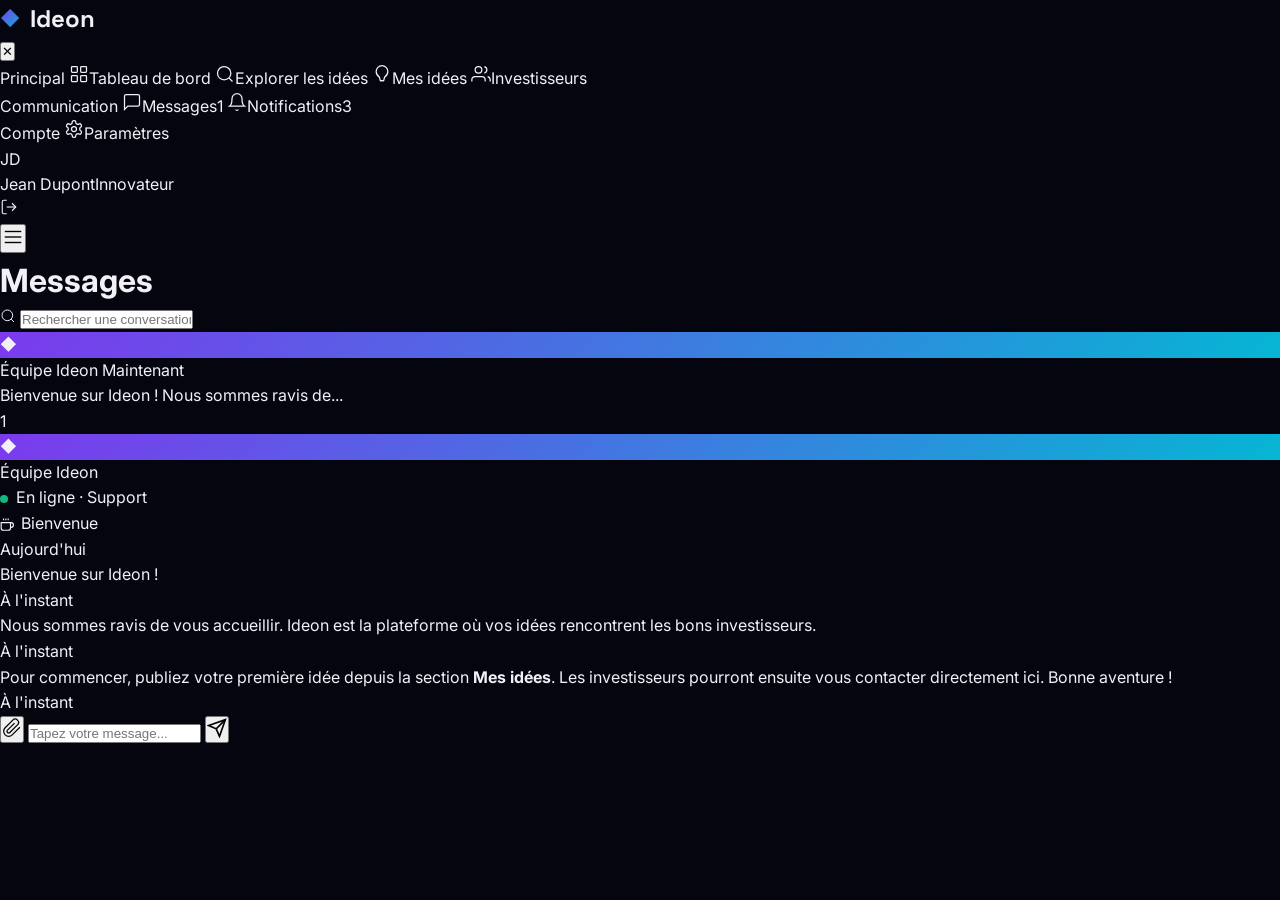
<file: messages.html>
<!DOCTYPE html>
<html lang="fr">
<head>
    <meta charset="UTF-8">
    <!-- Favicon losange Ideon -->
    <link rel="icon" type="image/svg+xml" href="data:image/svg+xml,%3Csvg xmlns='http://www.w3.org/2000/svg' viewBox='0 0 64 64'%3E%3Cpolygon points='32,4 60,32 32,60 4,32' fill='%237c3aed'/%3E%3C/svg%3E">
    <meta name="viewport" content="width=device-width, initial-scale=1.0">
    <title>Messages — Ideon</title>
    <link rel="stylesheet" href="style.css">
    <link rel="stylesheet" href="dashboard.css">
    <link rel="preconnect" href="https://fonts.googleapis.com">
    <link rel="preconnect" href="https://fonts.gstatic.com" crossorigin>
    <link href="https://fonts.googleapis.com/css2?family=Inter:wght@300;400;500;600;700;800;900&family=Space+Grotesk:wght@400;500;600;700&display=swap" rel="stylesheet">
</head>
<body class="dashboard-body">

    <aside class="sidebar" id="sidebar">
        <div class="sidebar-header">
            <a href="index.html" class="logo"><span class="logo-icon">◆</span><span class="logo-text">Ideon</span></a>
            <button class="sidebar-close" id="sidebarClose">✕</button>
        </div>
        <nav class="sidebar-nav">
            <div class="nav-section"><span class="nav-section-title">Principal</span>
                <a href="dashboard.html" class="sidebar-link"><svg width="20" height="20" viewBox="0 0 24 24" fill="none" stroke="currentColor" stroke-width="1.5"><rect x="3" y="3" width="7" height="7" rx="1"/><rect x="14" y="3" width="7" height="7" rx="1"/><rect x="3" y="14" width="7" height="7" rx="1"/><rect x="14" y="14" width="7" height="7" rx="1"/></svg><span>Tableau de bord</span></a>
                <a href="explore.html" class="sidebar-link"><svg width="20" height="20" viewBox="0 0 24 24" fill="none" stroke="currentColor" stroke-width="1.5"><circle cx="11" cy="11" r="8"/><path d="m21 21-4.35-4.35"/></svg><span>Explorer les idées</span></a>
                <a href="my-ideas.html" class="sidebar-link"><svg width="20" height="20" viewBox="0 0 24 24" fill="none" stroke="currentColor" stroke-width="1.5"><path d="M12 2a7 7 0 0 1 7 7c0 3-2 5.5-4 7l-1 4H10l-1-4c-2-1.5-4-4-4-7a7 7 0 0 1 7-7z"/><path d="M10 20h4"/></svg><span>Mes idées</span></a>
                <a href="investors.html" class="sidebar-link"><svg width="20" height="20" viewBox="0 0 24 24" fill="none" stroke="currentColor" stroke-width="1.5"><path d="M17 21v-2a4 4 0 0 0-4-4H5a4 4 0 0 0-4 4v2"/><circle cx="9" cy="7" r="4"/><path d="M23 21v-2a4 4 0 0 0-3-3.87M16 3.13a4 4 0 0 1 0 7.75"/></svg><span>Investisseurs</span></a>
            </div>
            <div class="nav-section"><span class="nav-section-title">Communication</span>
                <a href="messages.html" class="sidebar-link active"><svg width="20" height="20" viewBox="0 0 24 24" fill="none" stroke="currentColor" stroke-width="1.5"><path d="M21 15a2 2 0 0 1-2 2H7l-4 4V5a2 2 0 0 1 2-2h14a2 2 0 0 1 2 2z"/></svg><span>Messages</span><span class="badge">1</span></a>
                <a href="notifications.html" class="sidebar-link"><svg width="20" height="20" viewBox="0 0 24 24" fill="none" stroke="currentColor" stroke-width="1.5"><path d="M18 8A6 6 0 0 0 6 8c0 7-3 9-3 9h18s-3-2-3-9"/><path d="M13.73 21a2 2 0 0 1-3.46 0"/></svg><span>Notifications</span><span class="badge">3</span></a>
            </div>
            <div class="nav-section"><span class="nav-section-title">Compte</span>
                <a href="settings.html" class="sidebar-link"><svg width="20" height="20" viewBox="0 0 24 24" fill="none" stroke="currentColor" stroke-width="1.5"><path d="M12.22 2h-.44a2 2 0 0 0-2 2v.18a2 2 0 0 1-1 1.73l-.43.25a2 2 0 0 1-2 0l-.15-.08a2 2 0 0 0-2.73.73l-.22.38a2 2 0 0 0 .73 2.73l.15.1a2 2 0 0 1 1 1.72v.51a2 2 0 0 1-1 1.74l-.15.09a2 2 0 0 0-.73 2.73l.22.38a2 2 0 0 0 2.73.73l.15-.08a2 2 0 0 1 2 0l.43.25a2 2 0 0 1 1 1.73V20a2 2 0 0 0 2 2h.44a2 2 0 0 0 2-2v-.18a2 2 0 0 1 1-1.73l.43-.25a2 2 0 0 1 2 0l.15.08a2 2 0 0 0 2.73-.73l.22-.39a2 2 0 0 0-.73-2.73l-.15-.08a2 2 0 0 1-1-1.74v-.5a2 2 0 0 1 1-1.74l.15-.09a2 2 0 0 0 .73-2.73l-.22-.38a2 2 0 0 0-2.73-.73l-.15.08a2 2 0 0 1-2 0l-.43-.25a2 2 0 0 1-1-1.73V4a2 2 0 0 0-2-2z"/><circle cx="12" cy="12" r="3"/></svg><span>Paramètres</span></a>
            </div>
        </nav>
        <div class="sidebar-profile">
            <div class="profile-avatar" id="profileAvatar">JD</div>
            <div class="profile-info"><span class="profile-name" id="profileName">Jean Dupont</span><span class="profile-role">Innovateur</span></div>
            <a href="index.html" class="profile-logout" title="Déconnexion"><svg width="18" height="18" viewBox="0 0 24 24" fill="none" stroke="currentColor" stroke-width="1.5"><path d="M9 21H5a2 2 0 0 1-2-2V5a2 2 0 0 1 2-2h4"/><polyline points="16 17 21 12 16 7"/><line x1="21" y1="12" x2="9" y2="12"/></svg></a>
        </div>
    </aside>

    <main class="main-content">
        <header class="topbar">
            <div class="topbar-left">
                <button class="sidebar-toggle" id="sidebarToggle"><svg width="22" height="22" viewBox="0 0 24 24" fill="none" stroke="currentColor" stroke-width="1.5"><line x1="3" y1="12" x2="21" y2="12"/><line x1="3" y1="6" x2="21" y2="6"/><line x1="3" y1="18" x2="21" y2="18"/></svg></button>
                <h1 class="page-title">Messages</h1>
            </div>
        </header>

        <div class="messages-layout">
            <!-- Conversations List -->
            <div class="conversations-panel">
                <div class="conversations-search">
                    <svg width="16" height="16" viewBox="0 0 24 24" fill="none" stroke="currentColor" stroke-width="1.5"><circle cx="11" cy="11" r="8"/><path d="m21 21-4.35-4.35"/></svg>
                    <input type="text" placeholder="Rechercher une conversation...">
                </div>
                <div class="conversations-list">
                    <div class="conversation-item active">
                        <div class="conv-avatar" style="background: linear-gradient(135deg, #7c3aed, #06b6d4)">◆</div>
                        <div class="conv-info">
                            <div class="conv-top-row">
                                <span class="conv-name">Équipe Ideon</span>
                                <span class="conv-time">Maintenant</span>
                            </div>
                            <div class="conv-preview">Bienvenue sur Ideon ! Nous sommes ravis de...</div>
                        </div>
                        <span class="conv-unread">1</span>
                    </div>
                </div>
            </div>

            <!-- Chat Panel -->
            <div class="chat-panel">
                <div class="chat-header">
                    <div class="chat-user">
                        <div class="conv-avatar" style="background: linear-gradient(135deg, #7c3aed, #06b6d4)">◆</div>
                        <div>
                            <div class="chat-user-name">Équipe Ideon</div>
                            <div class="chat-user-status"><svg width="8" height="8" viewBox="0 0 8 8" style="display:inline;vertical-align:middle;margin-right:4px"><circle cx="4" cy="4" r="4" fill="#10b981"/></svg> En ligne · Support</div>
                        </div>
                    </div>
                    <div class="chat-actions-header">
                        <span class="chat-project-tag"><svg width="14" height="14" viewBox="0 0 24 24" fill="none" stroke="currentColor" stroke-width="2" style="display:inline;vertical-align:middle;margin-right:3px"><path d="M18 8h1a4 4 0 0 1 0 8h-1M2 8h16v9a4 4 0 0 1-4 4H6a4 4 0 0 1-4-4V8z"/><path d="M6 1v3M10 1v3M14 1v3"/></svg> Bienvenue</span>
                    </div>
                </div>

                <div class="chat-messages" id="chatMessages">
                    <div class="chat-date-divider"><span>Aujourd'hui</span></div>
                    <div class="chat-message received">
                        <div class="chat-bubble">
                            <p>Bienvenue sur Ideon !</p>
                            <span class="chat-time">À l'instant</span>
                        </div>
                    </div>
                    <div class="chat-message received">
                        <div class="chat-bubble">
                            <p>Nous sommes ravis de vous accueillir. Ideon est la plateforme où vos idées rencontrent les bons investisseurs.</p>
                            <span class="chat-time">À l'instant</span>
                        </div>
                    </div>
                    <div class="chat-message received">
                        <div class="chat-bubble">
                            <p>Pour commencer, publiez votre première idée depuis la section <strong>Mes idées</strong>. Les investisseurs pourront ensuite vous contacter directement ici. Bonne aventure !</p>
                            <span class="chat-time">À l'instant</span>
                        </div>
                    </div>
                </div>

                <div class="chat-input-area">
                    <button class="chat-attach" title="Joindre un fichier">
                        <svg width="20" height="20" viewBox="0 0 24 24" fill="none" stroke="currentColor" stroke-width="1.5"><path d="M21.44 11.05l-9.19 9.19a6 6 0 0 1-8.49-8.49l9.19-9.19a4 4 0 0 1 5.66 5.66l-9.2 9.19a2 2 0 0 1-2.83-2.83l8.49-8.48"/></svg>
                    </button>
                    <input type="text" class="chat-input" id="chatInput" placeholder="Tapez votre message...">
                    <button class="chat-send" id="chatSend" title="Envoyer">
                        <svg width="20" height="20" viewBox="0 0 24 24" fill="none" stroke="currentColor" stroke-width="2"><path d="M22 2L11 13"/><path d="M22 2l-7 20-4-9-9-4 20-7z"/></svg>
                    </button>
                </div>
            </div>
        </div>
    </main>

        <script src="dashboard.js"></script>
        <script>
        (function() {
            var pseudo = localStorage.getItem('pseudo');
            if (pseudo) {
                var pseudoCap = pseudo.charAt(0).toUpperCase() + pseudo.slice(1);
                var profileName = document.getElementById('profileName');
                if (profileName) profileName.textContent = pseudoCap;
                var avatar = document.getElementById('profileAvatar');
                if (avatar) {
                    var parts = pseudo.split(/[._-]/);
                    var initials = parts.length > 1 ? (parts[0][0] + parts[1][0]) : pseudo.slice(0,2);
                    avatar.textContent = initials.toUpperCase();
                }
            }
        })();
        </script>
</body>
</html>
</file>
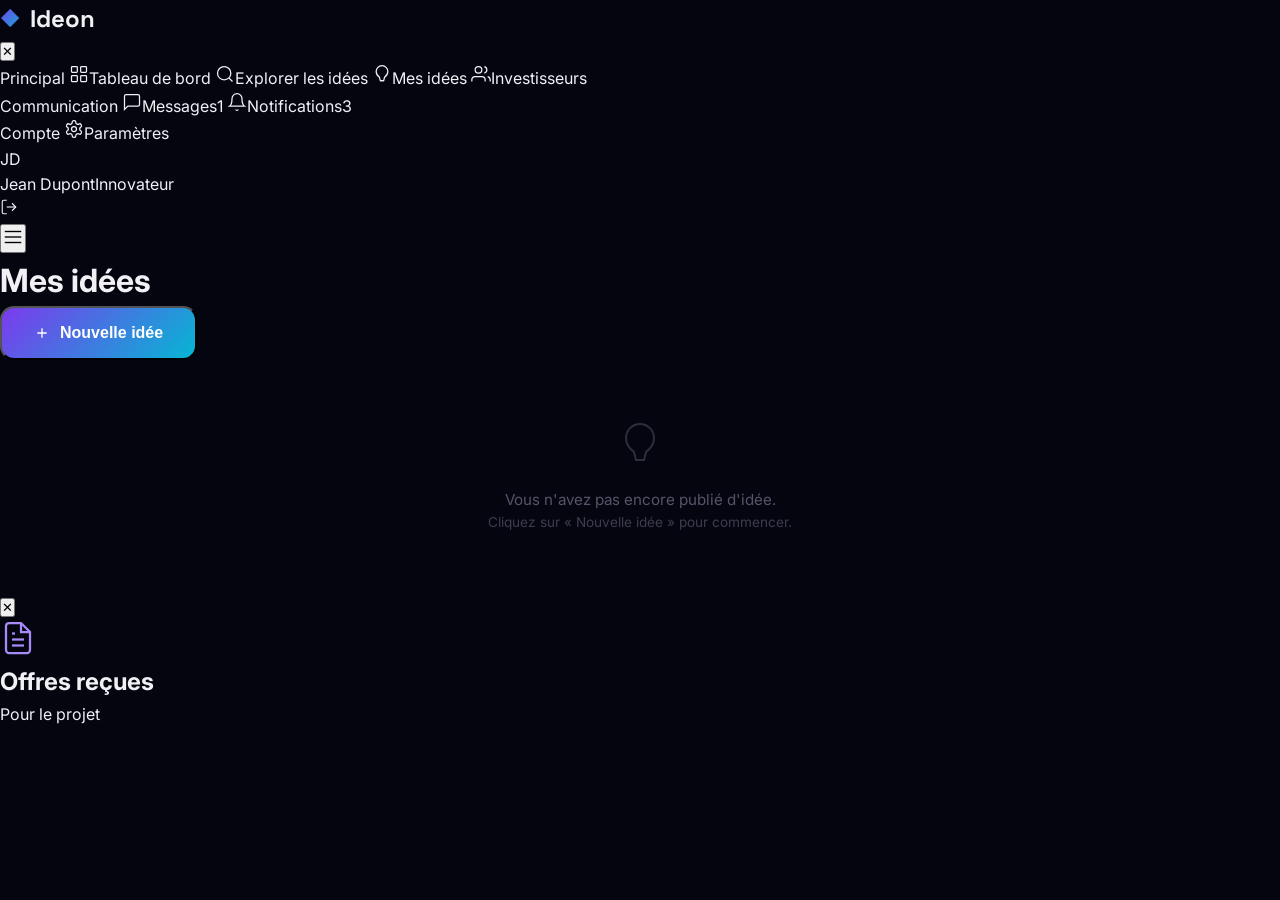
<file: my-ideas.html>
<!DOCTYPE html>
<html lang="fr">
<head>
    <meta charset="UTF-8">
    <!-- Favicon losange Ideon -->
    <link rel="icon" type="image/svg+xml" href="data:image/svg+xml,%3Csvg xmlns='http://www.w3.org/2000/svg' viewBox='0 0 64 64'%3E%3Cpolygon points='32,4 60,32 32,60 4,32' fill='%237c3aed'/%3E%3C/svg%3E">
    <meta name="viewport" content="width=device-width, initial-scale=1.0">
    <title>Mes idées — Ideon</title>
    <link rel="stylesheet" href="style.css">
    <link rel="stylesheet" href="dashboard.css">
    <link rel="preconnect" href="https://fonts.googleapis.com">
    <link rel="preconnect" href="https://fonts.gstatic.com" crossorigin>
    <link href="https://fonts.googleapis.com/css2?family=Inter:wght@300;400;500;600;700;800;900&family=Space+Grotesk:wght@400;500;600;700&display=swap" rel="stylesheet">
</head>
<body class="dashboard-body">

    <aside class="sidebar" id="sidebar">
        <div class="sidebar-header">
            <a href="index.html" class="logo"><span class="logo-icon">◆</span><span class="logo-text">Ideon</span></a>
            <button class="sidebar-close" id="sidebarClose">✕</button>
        </div>
        <nav class="sidebar-nav">
            <div class="nav-section"><span class="nav-section-title">Principal</span>
                <a href="dashboard.html" class="sidebar-link"><svg width="20" height="20" viewBox="0 0 24 24" fill="none" stroke="currentColor" stroke-width="1.5"><rect x="3" y="3" width="7" height="7" rx="1"/><rect x="14" y="3" width="7" height="7" rx="1"/><rect x="3" y="14" width="7" height="7" rx="1"/><rect x="14" y="14" width="7" height="7" rx="1"/></svg><span>Tableau de bord</span></a>
                <a href="explore.html" class="sidebar-link"><svg width="20" height="20" viewBox="0 0 24 24" fill="none" stroke="currentColor" stroke-width="1.5"><circle cx="11" cy="11" r="8"/><path d="m21 21-4.35-4.35"/></svg><span>Explorer les idées</span></a>
                <a href="my-ideas.html" class="sidebar-link active"><svg width="20" height="20" viewBox="0 0 24 24" fill="none" stroke="currentColor" stroke-width="1.5"><path d="M12 2a7 7 0 0 1 7 7c0 3-2 5.5-4 7l-1 4H10l-1-4c-2-1.5-4-4-4-7a7 7 0 0 1 7-7z"/><path d="M10 20h4"/></svg><span>Mes idées</span></a>
                <a href="investors.html" class="sidebar-link"><svg width="20" height="20" viewBox="0 0 24 24" fill="none" stroke="currentColor" stroke-width="1.5"><path d="M17 21v-2a4 4 0 0 0-4-4H5a4 4 0 0 0-4 4v2"/><circle cx="9" cy="7" r="4"/><path d="M23 21v-2a4 4 0 0 0-3-3.87M16 3.13a4 4 0 0 1 0 7.75"/></svg><span>Investisseurs</span></a>
            </div>
            <div class="nav-section"><span class="nav-section-title">Communication</span>
                <a href="messages.html" class="sidebar-link"><svg width="20" height="20" viewBox="0 0 24 24" fill="none" stroke="currentColor" stroke-width="1.5"><path d="M21 15a2 2 0 0 1-2 2H7l-4 4V5a2 2 0 0 1 2-2h14a2 2 0 0 1 2 2z"/></svg><span>Messages</span><span class="badge">1</span></a>
                <a href="notifications.html" class="sidebar-link"><svg width="20" height="20" viewBox="0 0 24 24" fill="none" stroke="currentColor" stroke-width="1.5"><path d="M18 8A6 6 0 0 0 6 8c0 7-3 9-3 9h18s-3-2-3-9"/><path d="M13.73 21a2 2 0 0 1-3.46 0"/></svg><span>Notifications</span><span class="badge">3</span></a>
            </div>
            <div class="nav-section"><span class="nav-section-title">Compte</span>
                <a href="settings.html" class="sidebar-link"><svg width="20" height="20" viewBox="0 0 24 24" fill="none" stroke="currentColor" stroke-width="1.5"><path d="M12.22 2h-.44a2 2 0 0 0-2 2v.18a2 2 0 0 1-1 1.73l-.43.25a2 2 0 0 1-2 0l-.15-.08a2 2 0 0 0-2.73.73l-.22.38a2 2 0 0 0 .73 2.73l.15.1a2 2 0 0 1 1 1.72v.51a2 2 0 0 1-1 1.74l-.15.09a2 2 0 0 0-.73 2.73l.22.38a2 2 0 0 0 2.73.73l.15-.08a2 2 0 0 1 2 0l.43.25a2 2 0 0 1 1 1.73V20a2 2 0 0 0 2 2h.44a2 2 0 0 0 2-2v-.18a2 2 0 0 1 1-1.73l.43-.25a2 2 0 0 1 2 0l.15.08a2 2 0 0 0 2.73-.73l.22-.39a2 2 0 0 0-.73-2.73l-.15-.08a2 2 0 0 1-1-1.74v-.5a2 2 0 0 1 1-1.74l.15-.09a2 2 0 0 0 .73-2.73l-.22-.38a2 2 0 0 0-2.73-.73l-.15.08a2 2 0 0 1-2 0l-.43-.25a2 2 0 0 1-1-1.73V4a2 2 0 0 0-2-2z"/><circle cx="12" cy="12" r="3"/></svg><span>Paramètres</span></a>
            </div>
        </nav>
        <div class="sidebar-profile">
            <div class="profile-avatar" id="profileAvatar">JD</div>
            <div class="profile-info"><span class="profile-name" id="profileName">Jean Dupont</span><span class="profile-role">Innovateur</span></div>
            <a href="index.html" class="profile-logout" title="Déconnexion"><svg width="18" height="18" viewBox="0 0 24 24" fill="none" stroke="currentColor" stroke-width="1.5"><path d="M9 21H5a2 2 0 0 1-2-2V5a2 2 0 0 1 2-2h4"/><polyline points="16 17 21 12 16 7"/><line x1="21" y1="12" x2="9" y2="12"/></svg></a>
        </div>
    </aside>

    <main class="main-content">
        <header class="topbar">
            <div class="topbar-left">
                <button class="sidebar-toggle" id="sidebarToggle"><svg width="22" height="22" viewBox="0 0 24 24" fill="none" stroke="currentColor" stroke-width="1.5"><line x1="3" y1="12" x2="21" y2="12"/><line x1="3" y1="6" x2="21" y2="6"/><line x1="3" y1="18" x2="21" y2="18"/></svg></button>
                <h1 class="page-title">Mes idées</h1>
            </div>
            <div class="topbar-right">
                <button class="btn-hero-primary btn-sm" onclick="toggleNewIdeaForm()">
                    <svg width="16" height="16" viewBox="0 0 24 24" fill="none" stroke="currentColor" stroke-width="2"><line x1="12" y1="5" x2="12" y2="19"/><line x1="5" y1="12" x2="19" y2="12"/></svg>
                    <span>Nouvelle idée</span>
                </button>
            </div>
        </header>

        <div class="dashboard-content">
            <!-- New Idea Form (hidden by default) -->
            <div class="new-idea-form-wrapper" id="newIdeaForm" style="display:none">
                <div class="dash-card">
                    <div class="dash-card-header">
                        <h3><svg width="18" height="18" viewBox="0 0 24 24" fill="none" stroke="currentColor" stroke-width="1.5" style="display:inline;vertical-align:middle;margin-right:6px"><path d="M12 2a7 7 0 0 1 7 7c0 3-2 5.5-4 7l-1 4H10l-1-4c-2-1.5-4-4-4-7a7 7 0 0 1 7-7z"/><path d="M10 20h4"/></svg> Publier une nouvelle idée</h3>
                        <button class="dash-card-link" onclick="toggleNewIdeaForm()">Fermer ✕</button>
                    </div>
                    <form class="idea-form" id="ideaForm">
                        <div class="form-row">
                            <div class="form-group">
                                <label for="ideaName">Nom du projet</label>
                                <input type="text" id="ideaName" placeholder="Ex: EcoDeliver" required>
                            </div>
                            <div class="form-group">
                                <label for="ideaCategory">Catégorie</label>
                                <select id="ideaCategory" required>
                                    <option value="" disabled selected>Choisir</option>
                                    <option value="tech">Tech</option>
                                    <option value="green">Green / Environnement</option>
                                    <option value="sante">Santé</option>
                                    <option value="food">Food / Agriculture</option>
                                    <option value="finance">Finance</option>
                                    <option value="education">Éducation</option>
                                    <option value="autre">Autre</option>
                                </select>
                            </div>
                        </div>
                        <div class="form-group">
                            <label for="ideaDesc">Description courte</label>
                            <textarea id="ideaDesc" rows="3" placeholder="Décrivez votre idée en 2-3 phrases percutantes..." required></textarea>
                        </div>
                        <div class="form-group">
                            <label for="ideaPitch">Pitch détaillé</label>
                            <textarea id="ideaPitch" rows="6" placeholder="Expliquez le problème, votre solution, le marché cible, votre avantage concurrentiel..."></textarea>
                        </div>
                        <div class="form-row">
                            <div class="form-group">
                                <label for="ideaMinAmount">Financement minimum (€)</label>
                                <input type="number" id="ideaMinAmount" placeholder="50" min="5" step="5" required>
                            </div>
                            <div class="form-group">
                                <label for="ideaMaxAmount">Financement maximum (€)</label>
                                <input type="number" id="ideaMaxAmount" placeholder="500" min="5" step="5" required>
                            </div>
                        </div>
                        <div class="form-group">
                            <label for="ideaStage">Stade du projet</label>
                            <select id="ideaStage">
                                <option value="idea">Idée / Concept</option>
                                <option value="mvp">MVP / Prototype</option>
                                <option value="beta">Beta / Test</option>
                                <option value="launched">Lancé (premiers revenus)</option>
                            </select>
                        </div>
                        <button type="submit" class="btn-auth-submit">
                            <span>Publier mon idée</span>
                            <svg width="18" height="18" viewBox="0 0 24 24" fill="none" stroke="currentColor" stroke-width="2"><path d="M22 2L11 13"/><path d="M22 2l-7 20-4-9-9-4 20-7z"/></svg>
                        </button>
                    </form>
                </div>
            </div>

            <!-- My Ideas List -->
            <div class="my-ideas-list">
                <div class="empty-state" style="text-align:center;padding:60px 20px;">
                    <svg width="48" height="48" viewBox="0 0 24 24" fill="none" stroke="var(--text-muted)" stroke-width="1" style="opacity:0.5;margin-bottom:12px">
                        <path d="M12 2a7 7 0 0 1 7 7c0 3-2 5.5-4 7l-1 4H10l-1-4c-2-1.5-4-4-4-7a7 7 0 0 1 7-7z"/><path d="M10 20h4"/>
                    </svg>
                    <p style="color:var(--text-muted);font-size:0.95rem;">Vous n'avez pas encore publié d'idée.</p>
                    <p style="color:var(--text-muted);font-size:0.85rem;opacity:0.7;">Cliquez sur « Nouvelle idée » pour commencer.</p>
                </div>
            </div>
        </div>
    </main>

    <!-- Offers Modal -->
    <div class="modal-overlay" id="offersModal">
        <div class="modal modal-lg">
            <button class="modal-close" onclick="closeOffersModal()">✕</button>
            <div class="modal-header">
                <div class="modal-icon"><svg width="36" height="36" viewBox="0 0 24 24" fill="none" stroke="var(--purple-light)" stroke-width="1.5"><path d="M14 2H6a2 2 0 0 0-2 2v16a2 2 0 0 0 2 2h12a2 2 0 0 0 2-2V8z"/><polyline points="14 2 14 8 20 8"/><line x1="16" y1="13" x2="8" y2="13"/><line x1="16" y1="17" x2="8" y2="17"/><polyline points="10 9 9 9 8 9"/></svg></div>
                <h2>Offres reçues</h2>
                <p>Pour le projet <strong id="offersProjectName"></strong></p>
            </div>
            <div class="modal-body">
                <div class="offers-summary" id="offersSummary"></div>
                <div class="offers-list" id="offersList"></div>
            </div>
        </div>
    </div>

        <script src="dashboard.js"></script>
        <script>
        (function() {
            var pseudo = localStorage.getItem('pseudo');
            if (pseudo) {
                var pseudoCap = pseudo.charAt(0).toUpperCase() + pseudo.slice(1);
                var profileName = document.getElementById('profileName');
                if (profileName) profileName.textContent = pseudoCap;
                var avatar = document.getElementById('profileAvatar');
                if (avatar) {
                    var parts = pseudo.split(/[._-]/);
                    var initials = parts.length > 1 ? (parts[0][0] + parts[1][0]) : pseudo.slice(0,2);
                    avatar.textContent = initials.toUpperCase();
                }
            }
        })();
        </script>
</body>
</html>
</file>
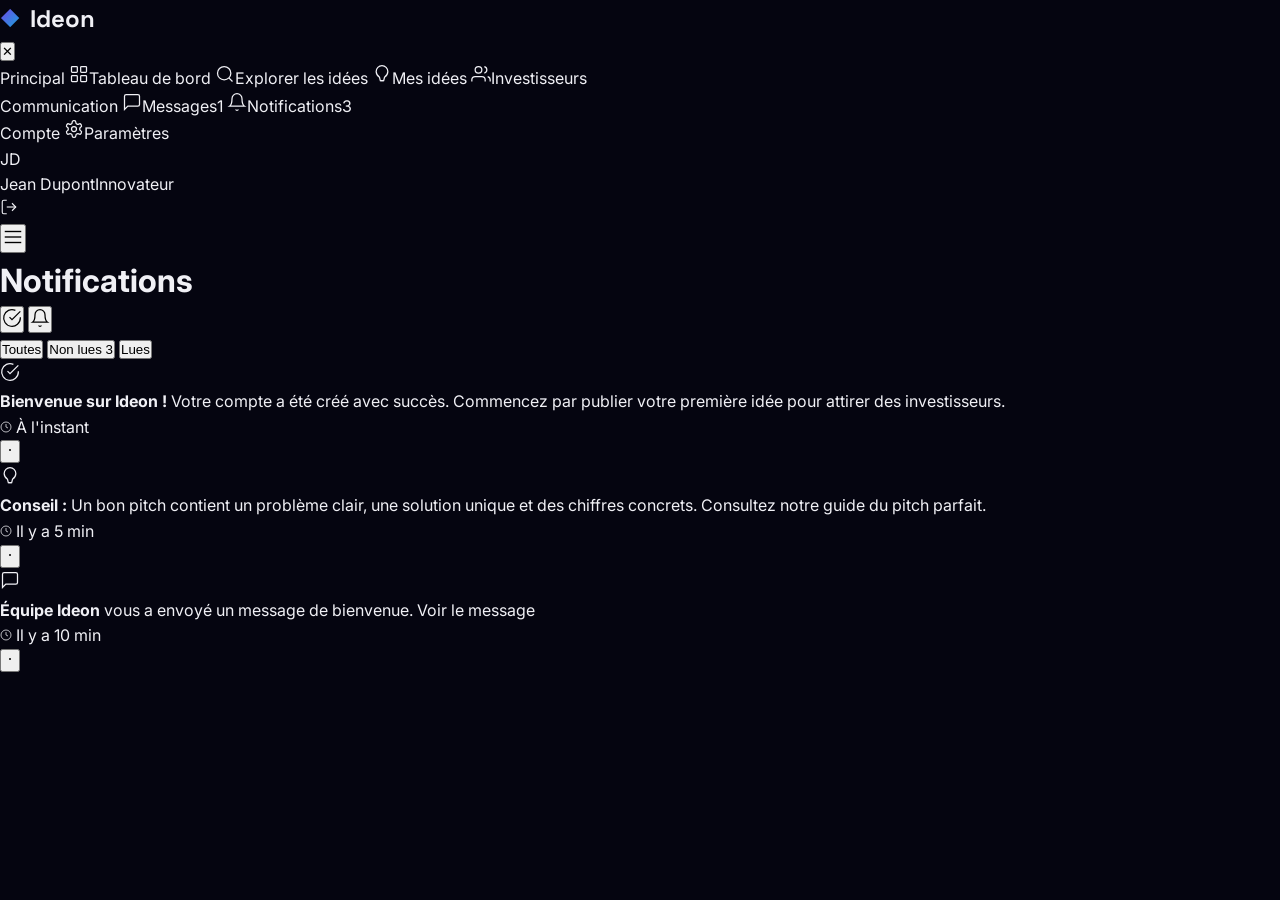
<file: notifications.html>
<!DOCTYPE html>
<html lang="fr">
<head>
    <meta charset="UTF-8">
    <!-- Favicon losange Ideon -->
    <link rel="icon" type="image/svg+xml" href="data:image/svg+xml,%3Csvg xmlns='http://www.w3.org/2000/svg' viewBox='0 0 64 64'%3E%3Cpolygon points='32,4 60,32 32,60 4,32' fill='%237c3aed'/%3E%3C/svg%3E">
    <meta name="viewport" content="width=device-width, initial-scale=1.0">
    <title>Notifications — Ideon</title>
    <link rel="stylesheet" href="style.css">
    <link rel="stylesheet" href="dashboard.css">
    <link rel="preconnect" href="https://fonts.googleapis.com">
    <link rel="preconnect" href="https://fonts.gstatic.com" crossorigin>
    <link href="https://fonts.googleapis.com/css2?family=Inter:wght@300;400;500;600;700;800;900&family=Space+Grotesk:wght@400;500;600;700&display=swap" rel="stylesheet">
</head>
<body class="dashboard-body">

    <aside class="sidebar" id="sidebar">
        <div class="sidebar-header">
            <a href="index.html" class="logo"><span class="logo-icon">◆</span><span class="logo-text">Ideon</span></a>
            <button class="sidebar-close" id="sidebarClose">✕</button>
        </div>
        <nav class="sidebar-nav">
            <div class="nav-section"><span class="nav-section-title">Principal</span>
                <a href="dashboard.html" class="sidebar-link"><svg width="20" height="20" viewBox="0 0 24 24" fill="none" stroke="currentColor" stroke-width="1.5"><rect x="3" y="3" width="7" height="7" rx="1"/><rect x="14" y="3" width="7" height="7" rx="1"/><rect x="3" y="14" width="7" height="7" rx="1"/><rect x="14" y="14" width="7" height="7" rx="1"/></svg><span>Tableau de bord</span></a>
                <a href="explore.html" class="sidebar-link"><svg width="20" height="20" viewBox="0 0 24 24" fill="none" stroke="currentColor" stroke-width="1.5"><circle cx="11" cy="11" r="8"/><path d="m21 21-4.35-4.35"/></svg><span>Explorer les idées</span></a>
                <a href="my-ideas.html" class="sidebar-link"><svg width="20" height="20" viewBox="0 0 24 24" fill="none" stroke="currentColor" stroke-width="1.5"><path d="M12 2a7 7 0 0 1 7 7c0 3-2 5.5-4 7l-1 4H10l-1-4c-2-1.5-4-4-4-7a7 7 0 0 1 7-7z"/><path d="M10 20h4"/></svg><span>Mes idées</span></a>
                <a href="investors.html" class="sidebar-link"><svg width="20" height="20" viewBox="0 0 24 24" fill="none" stroke="currentColor" stroke-width="1.5"><path d="M17 21v-2a4 4 0 0 0-4-4H5a4 4 0 0 0-4 4v2"/><circle cx="9" cy="7" r="4"/><path d="M23 21v-2a4 4 0 0 0-3-3.87M16 3.13a4 4 0 0 1 0 7.75"/></svg><span>Investisseurs</span></a>
            </div>
            <div class="nav-section"><span class="nav-section-title">Communication</span>
                <a href="messages.html" class="sidebar-link"><svg width="20" height="20" viewBox="0 0 24 24" fill="none" stroke="currentColor" stroke-width="1.5"><path d="M21 15a2 2 0 0 1-2 2H7l-4 4V5a2 2 0 0 1 2-2h14a2 2 0 0 1 2 2z"/></svg><span>Messages</span><span class="badge">1</span></a>
                <a href="notifications.html" class="sidebar-link active"><svg width="20" height="20" viewBox="0 0 24 24" fill="none" stroke="currentColor" stroke-width="1.5"><path d="M18 8A6 6 0 0 0 6 8c0 7-3 9-3 9h18s-3-2-3-9"/><path d="M13.73 21a2 2 0 0 1-3.46 0"/></svg><span>Notifications</span><span class="badge">3</span></a>
            </div>
            <div class="nav-section"><span class="nav-section-title">Compte</span>
                <a href="settings.html" class="sidebar-link"><svg width="20" height="20" viewBox="0 0 24 24" fill="none" stroke="currentColor" stroke-width="1.5"><path d="M12.22 2h-.44a2 2 0 0 0-2 2v.18a2 2 0 0 1-1 1.73l-.43.25a2 2 0 0 1-2 0l-.15-.08a2 2 0 0 0-2.73.73l-.22.38a2 2 0 0 0 .73 2.73l.15.1a2 2 0 0 1 1 1.72v.51a2 2 0 0 1-1 1.74l-.15.09a2 2 0 0 0-.73 2.73l.22.38a2 2 0 0 0 2.73.73l.15-.08a2 2 0 0 1 2 0l.43.25a2 2 0 0 1 1 1.73V20a2 2 0 0 0 2 2h.44a2 2 0 0 0 2-2v-.18a2 2 0 0 1 1-1.73l.43-.25a2 2 0 0 1 2 0l.15.08a2 2 0 0 0 2.73-.73l.22-.39a2 2 0 0 0-.73-2.73l-.15-.08a2 2 0 0 1-1-1.74v-.5a2 2 0 0 1 1-1.74l.15-.09a2 2 0 0 0 .73-2.73l-.22-.38a2 2 0 0 0-2.73-.73l-.15.08a2 2 0 0 1-2 0l-.43-.25a2 2 0 0 1-1-1.73V4a2 2 0 0 0-2-2z"/><circle cx="12" cy="12" r="3"/></svg><span>Paramètres</span></a>
            </div>
        </nav>
        <div class="sidebar-profile">
            <div class="profile-avatar" id="profileAvatar">JD</div>
            <div class="profile-info"><span class="profile-name" id="profileName">Jean Dupont</span><span class="profile-role">Innovateur</span></div>
            <a href="index.html" class="profile-logout" title="Déconnexion"><svg width="18" height="18" viewBox="0 0 24 24" fill="none" stroke="currentColor" stroke-width="1.5"><path d="M9 21H5a2 2 0 0 1-2-2V5a2 2 0 0 1 2-2h4"/><polyline points="16 17 21 12 16 7"/><line x1="21" y1="12" x2="9" y2="12"/></svg></a>
        </div>
    </aside>

    <main class="main-content">
        <header class="topbar">
            <div class="topbar-left">
                <button class="sidebar-toggle" id="sidebarToggle"><svg width="22" height="22" viewBox="0 0 24 24" fill="none" stroke="currentColor" stroke-width="1.5"><line x1="3" y1="12" x2="21" y2="12"/><line x1="3" y1="6" x2="21" y2="6"/><line x1="3" y1="18" x2="21" y2="18"/></svg></button>
                <h1 class="page-title">Notifications</h1>
            </div>
            <div class="topbar-right">
                <button class="topbar-btn" id="markAllRead" title="Tout marquer comme lu">
                    <svg width="20" height="20" viewBox="0 0 24 24" fill="none" stroke="currentColor" stroke-width="1.5"><path d="M22 11.08V12a10 10 0 1 1-5.93-9.14"/><polyline points="22 4 12 14.01 9 11.01"/></svg>
                </button>
                <button class="topbar-btn notification-btn">
                    <svg width="20" height="20" viewBox="0 0 24 24" fill="none" stroke="currentColor" stroke-width="1.5"><path d="M18 8A6 6 0 0 0 6 8c0 7-3 9-3 9h18s-3-2-3-9"/><path d="M13.73 21a2 2 0 0 1-3.46 0"/></svg>
                    <span class="notif-dot"></span>
                </button>
            </div>
        </header>

        <div class="dashboard-content">
            <!-- Filter Tabs -->
            <div class="notif-filters">
                <button class="filter-tab active" data-filter="all">Toutes</button>
                <button class="filter-tab" data-filter="unread">Non lues <span class="notif-count">3</span></button>
                <button class="filter-tab" data-filter="read">Lues</button>
            </div>

            <!-- Notifications List -->
            <div class="notif-list">
                <!-- Notif 1 -->
                <div class="notif-item unread" data-type="welcome">
                    <div class="notif-icon-wrapper green">
                        <svg width="20" height="20" viewBox="0 0 24 24" fill="none" stroke="currentColor" stroke-width="1.5"><path d="M22 11.08V12a10 10 0 1 1-5.93-9.14"/><polyline points="22 4 12 14.01 9 11.01"/></svg>
                    </div>
                    <div class="notif-content">
                        <div class="notif-text">
                            <strong>Bienvenue sur Ideon !</strong> Votre compte a été créé avec succès. Commencez par publier votre première idée pour attirer des investisseurs.
                        </div>
                        <div class="notif-meta">
                            <svg width="12" height="12" viewBox="0 0 24 24" fill="none" stroke="currentColor" stroke-width="1.5"><circle cx="12" cy="12" r="10"/><polyline points="12 6 12 12 16 14"/></svg>
                            <span>À l'instant</span>
                        </div>
                    </div>
                    <button class="notif-action" title="Marquer comme lu">
                        <svg width="16" height="16" viewBox="0 0 24 24" fill="none" stroke="currentColor" stroke-width="1.5"><circle cx="12" cy="12" r="1"/></svg>
                    </button>
                </div>

                <!-- Notif 2 -->
                <div class="notif-item unread" data-type="tip">
                    <div class="notif-icon-wrapper purple">
                        <svg width="20" height="20" viewBox="0 0 24 24" fill="none" stroke="currentColor" stroke-width="1.5"><path d="M12 2a7 7 0 0 1 7 7c0 3-2 5.5-4 7l-1 4H10l-1-4c-2-1.5-4-4-4-7a7 7 0 0 1 7-7z"/><path d="M10 20h4"/></svg>
                    </div>
                    <div class="notif-content">
                        <div class="notif-text">
                            <strong>Conseil :</strong> Un bon pitch contient un problème clair, une solution unique et des chiffres concrets. Consultez notre <a href="#" class="notif-link">guide du pitch parfait</a>.
                        </div>
                        <div class="notif-meta">
                            <svg width="12" height="12" viewBox="0 0 24 24" fill="none" stroke="currentColor" stroke-width="1.5"><circle cx="12" cy="12" r="10"/><polyline points="12 6 12 12 16 14"/></svg>
                            <span>Il y a 5 min</span>
                        </div>
                    </div>
                    <button class="notif-action" title="Marquer comme lu">
                        <svg width="16" height="16" viewBox="0 0 24 24" fill="none" stroke="currentColor" stroke-width="1.5"><circle cx="12" cy="12" r="1"/></svg>
                    </button>
                </div>

                <!-- Notif 3 -->
                <div class="notif-item unread" data-type="message">
                    <div class="notif-icon-wrapper cyan">
                        <svg width="20" height="20" viewBox="0 0 24 24" fill="none" stroke="currentColor" stroke-width="1.5"><path d="M21 15a2 2 0 0 1-2 2H7l-4 4V5a2 2 0 0 1 2-2h14a2 2 0 0 1 2 2z"/></svg>
                    </div>
                    <div class="notif-content">
                        <div class="notif-text">
                            <strong>Équipe Ideon</strong> vous a envoyé un message de bienvenue. <a href="messages.html" class="notif-link">Voir le message</a>
                        </div>
                        <div class="notif-meta">
                            <svg width="12" height="12" viewBox="0 0 24 24" fill="none" stroke="currentColor" stroke-width="1.5"><circle cx="12" cy="12" r="10"/><polyline points="12 6 12 12 16 14"/></svg>
                            <span>Il y a 10 min</span>
                        </div>
                    </div>
                    <button class="notif-action" title="Marquer comme lu">
                        <svg width="16" height="16" viewBox="0 0 24 24" fill="none" stroke="currentColor" stroke-width="1.5"><circle cx="12" cy="12" r="1"/></svg>
                    </button>
                </div>
            </div>
        </div>
    </main>

        <script src="dashboard.js"></script>
        <script>
        (function() {
            var pseudo = localStorage.getItem('pseudo');
            if (pseudo) {
                var pseudoCap = pseudo.charAt(0).toUpperCase() + pseudo.slice(1);
                var profileName = document.getElementById('profileName');
                if (profileName) profileName.textContent = pseudoCap;
                var avatar = document.getElementById('profileAvatar');
                if (avatar) {
                    var parts = pseudo.split(/[._-]/);
                    var initials = parts.length > 1 ? (parts[0][0] + parts[1][0]) : pseudo.slice(0,2);
                    avatar.textContent = initials.toUpperCase();
                }
            }
        })();
        </script>
</body>
</html>
</file>
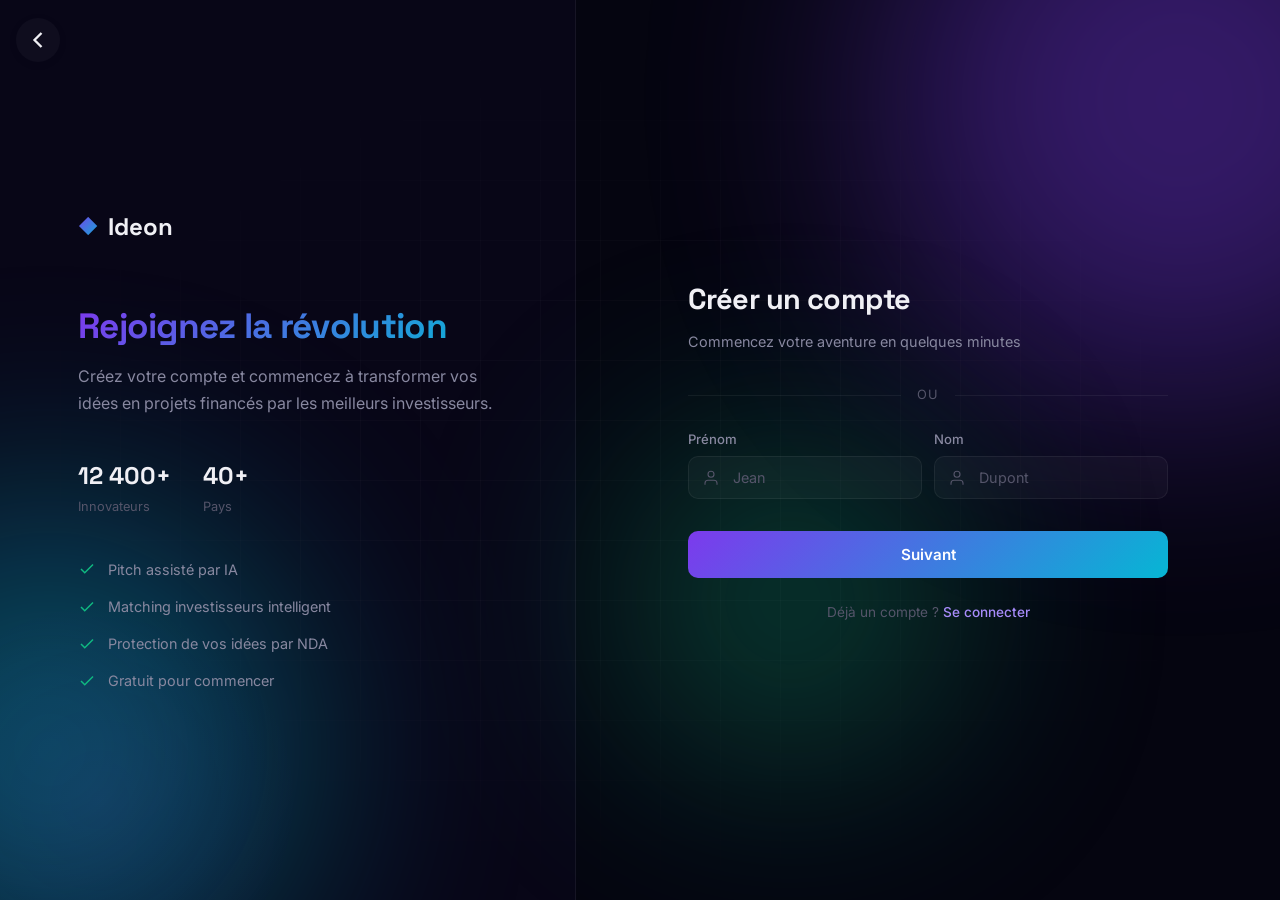
<file: register.html>
<!DOCTYPE html>
<html lang="fr">
<head>
    <meta charset="UTF-8">
    <!-- Favicon losange Ideon -->
    <link rel="icon" type="image/svg+xml" href="data:image/svg+xml,%3Csvg xmlns='http://www.w3.org/2000/svg' viewBox='0 0 64 64'%3E%3Cpolygon points='32,4 60,32 32,60 4,32' fill='%237c3aed'/%3E%3C/svg%3E">
    <meta name="viewport" content="width=device-width, initial-scale=1.0">
    <title>Créer un compte — Ideon</title>
    <link rel="stylesheet" href="style.css">
    <link rel="stylesheet" href="auth.css">
    <link rel="preconnect" href="https://fonts.googleapis.com">
    <link rel="preconnect" href="https://fonts.gstatic.com" crossorigin>
    <link href="https://fonts.googleapis.com/css2?family=Inter:wght@300;400;500;600;700;800;900&family=Space+Grotesk:wght@400;500;600;700&display=swap" rel="stylesheet">
</head>
<body class="auth-body">

    <!-- Background -->
    <div class="auth-bg">
        <div class="gradient-orb orb-1"></div>
        <div class="gradient-orb orb-2"></div>
        <div class="gradient-orb orb-3"></div>
        <div class="grid-overlay"></div>
    </div>

    <div class="particles" id="particles"></div>

        <!-- Flèche retour accueil mobile -->
        <a href="index.html" class="back-arrow-mobile" aria-label="Retour accueil">
            <svg width="28" height="28" viewBox="0 0 24 24" fill="none" stroke="currentColor" stroke-width="2">
                <polyline points="15 18 9 12 15 6"/>
            </svg>
        </a>
        <div class="auth-wrapper">
        <!-- Left panel -->
        <div class="auth-panel-left hide-mobile-register">
            <div class="auth-panel-content">
                <a href="index.html" class="logo">
                    <span class="logo-icon">◆</span>
                    <span class="logo-text">Ideon</span>
                </a>
                <div class="auth-panel-hero">
                    <h2>Rejoignez la révolution</h2>
                    <p>Créez votre compte et commencez à transformer vos idées en projets financés par les meilleurs investisseurs.</p>
                </div>
                <div class="auth-panel-stats">
                    <div class="auth-stat">
                        <span class="auth-stat-number">12 400+</span>
                        <span class="auth-stat-label">Innovateurs</span>
                    </div>
                    <div class="auth-stat">
                        <span class="auth-stat-number">40+</span>
                        <span class="auth-stat-label">Pays</span>
                    </div>
                </div>
                <div class="auth-features-list">
                    <div class="auth-feature-item">
                        <svg width="18" height="18" viewBox="0 0 24 24" fill="none" stroke="#10b981" stroke-width="2">
                            <polyline points="20 6 9 17 4 12"/>
                        </svg>
                        <span>Pitch assisté par IA</span>
                    </div>
                    <div class="auth-feature-item">
                        <svg width="18" height="18" viewBox="0 0 24 24" fill="none" stroke="#10b981" stroke-width="2">
                            <polyline points="20 6 9 17 4 12"/>
                        </svg>
                        <span>Matching investisseurs intelligent</span>
                    </div>
                    <div class="auth-feature-item">
                        <svg width="18" height="18" viewBox="0 0 24 24" fill="none" stroke="#10b981" stroke-width="2">
                            <polyline points="20 6 9 17 4 12"/>
                        </svg>
                        <span>Protection de vos idées par NDA</span>
                    </div>
                    <div class="auth-feature-item">
                        <svg width="18" height="18" viewBox="0 0 24 24" fill="none" stroke="#10b981" stroke-width="2">
                            <polyline points="20 6 9 17 4 12"/>
                        </svg>
                        <span>Gratuit pour commencer</span>
                    </div>
                </div>
            </div>
        </div>

        <!-- Right panel - Form -->
        <div class="auth-panel-right">
            <div class="auth-form-container register-form-container">
                <div class="auth-form-header">
                    <h1>Créer un compte</h1>
                    <p>Commencez votre aventure en quelques minutes</p>
                </div>


                <div class="auth-divider">
                    <span>ou</span>
                </div>


                <form class="auth-form" id="registerForm" autocomplete="off">
                    <div class="register-step step-1 active">
                        <div class="form-row">
                            <div class="form-group">
                                <label for="firstName">Prénom</label>
                                <div class="input-wrapper">
                                    <svg class="input-icon" width="18" height="18" viewBox="0 0 24 24" fill="none" stroke="currentColor" stroke-width="1.5">
                                        <path d="M20 21v-2a4 4 0 0 0-4-4H8a4 4 0 0 0-4 4v2"/>
                                        <circle cx="12" cy="7" r="4"/>
                                    </svg>
                                    <input type="text" id="firstName" name="firstName" placeholder="Jean" required autocomplete="given-name">
                                </div>
                            </div>
                            <div class="form-group">
                                <label for="lastName">Nom</label>
                                <div class="input-wrapper">
                                    <svg class="input-icon" width="18" height="18" viewBox="0 0 24 24" fill="none" stroke="currentColor" stroke-width="1.5">
                                        <path d="M20 21v-2a4 4 0 0 0-4-4H8a4 4 0 0 0-4 4v2"/>
                                        <circle cx="12" cy="7" r="4"/>
                                    </svg>
                                    <input type="text" id="lastName" name="lastName" placeholder="Dupont" required autocomplete="family-name">
                                </div>
                            </div>
                        </div>
                        <button type="button" class="btn-auth-submit btn-next-step"><span>Suivant</span></button>
                    </div>
                    <div class="register-step step-2">
                        <div class="form-group">
                            <label for="email">Adresse email</label>
                            <div class="input-wrapper">
                                <svg class="input-icon" width="18" height="18" viewBox="0 0 24 24" fill="none" stroke="currentColor" stroke-width="1.5">
                                    <path d="M4 4h16c1.1 0 2 .9 2 2v12c0 1.1-.9 2-2 2H4c-1.1 0-2-.9-2-2V6c0-1.1.9-2 2-2z"/>
                                    <polyline points="22,6 12,13 2,6"/>
                                </svg>
                                <input type="email" id="email" name="email" placeholder="vous@exemple.com" required autocomplete="email">
                            </div>
                        </div>
                        <!-- Bouton Précédent retiré -->
                        <button type="button" class="btn-auth-submit btn-next-step"><span>Suivant</span></button>
                    </div>
                    <div class="register-step step-3">
                        <div class="form-group">
                            <label for="address">Adresse</label>
                            <div class="input-wrapper">
                                <svg class="input-icon" width="18" height="18" viewBox="0 0 24 24" fill="none" stroke="currentColor" stroke-width="1.5">
                                    <path d="M21 10c0 7-9 13-9 13s-9-6-9-13a9 9 0 0 1 18 0z"/>
                                    <circle cx="12" cy="10" r="3"/>
                                </svg>
                                <input type="text" id="address" name="address" placeholder="12 Rue de l'Innovation" required autocomplete="street-address">
                            </div>
                        </div>
                        <div class="form-row">
                            <div class="form-group">
                                <label for="city">Ville</label>
                                <div class="input-wrapper">
                                    <svg class="input-icon" width="18" height="18" viewBox="0 0 24 24" fill="none" stroke="currentColor" stroke-width="1.5">
                                        <path d="M3 21h18M5 21V7l8-4v18M19 21V11l-6-4"/>
                                        <path d="M9 9h1M9 13h1M9 17h1"/>
                                    </svg>
                                    <input type="text" id="city" name="city" placeholder="Paris" required autocomplete="address-level2">
                                </div>
                            </div>
                            <div class="form-group">
                                <label for="postalCode">Code postal</label>
                                <div class="input-wrapper">
                                    <svg class="input-icon" width="18" height="18" viewBox="0 0 24 24" fill="none" stroke="currentColor" stroke-width="1.5">
                                        <rect x="2" y="4" width="20" height="16" rx="2"/>
                                        <path d="M2 8h20"/>
                                    </svg>
                                    <input type="text" id="postalCode" name="postalCode" placeholder="75001" required autocomplete="postal-code">
                                </div>
                            </div>
                        </div>
                        <div class="form-group">
                            <label for="country">Pays</label>
                            <div class="input-wrapper select-wrapper">
                                <svg class="input-icon" width="18" height="18" viewBox="0 0 24 24" fill="none" stroke="currentColor" stroke-width="1.5">
                                    <circle cx="12" cy="12" r="10"/>
                                    <path d="M2 12h20M12 2a15.3 15.3 0 0 1 4 10 15.3 15.3 0 0 1-4 10 15.3 15.3 0 0 1-4-10 15.3 15.3 0 0 1 4-10z"/>
                                </svg>
                                <select id="country" name="country" required autocomplete="country">
                                    <option value="" disabled selected>Sélectionnez un pays</option>
                                    <option value="FR">France</option>
                                    <option value="BE">Belgique</option>
                                    <option value="CH">Suisse</option>
                                    <option value="CA">Canada</option>
                                    <option value="LU">Luxembourg</option>
                                    <option value="MC">Monaco</option>
                                    <option value="DE">Allemagne</option>
                                    <option value="ES">Espagne</option>
                                    <option value="IT">Italie</option>
                                    <option value="GB">Royaume-Uni</option>
                                    <option value="US">États-Unis</option>
                                    <option value="OTHER">Autre</option>
                                </select>
                                <svg class="select-arrow" width="14" height="14" viewBox="0 0 24 24" fill="none" stroke="currentColor" stroke-width="2">
                                    <polyline points="6 9 12 15 18 9"/>
                                </svg>
                            </div>
                        </div>
                        <!-- Bouton Précédent retiré -->
                        <button type="button" class="btn-auth-submit btn-next-step"><span>Suivant</span></button>
                    </div>
                    <div class="register-step step-4">
                        <div class="form-group">
                            <label for="password">Mot de passe</label>
                            <div class="input-wrapper">
                                <svg class="input-icon" width="18" height="18" viewBox="0 0 24 24" fill="none" stroke="currentColor" stroke-width="1.5">
                                    <rect x="3" y="11" width="18" height="11" rx="2" ry="2"/>
                                    <path d="M7 11V7a5 5 0 0 1 10 0v4"/>
                                </svg>
                                <input type="password" id="password" name="password" placeholder="Min. 8 caractères" required minlength="8" autocomplete="off">
                                <button type="button" class="toggle-password" aria-label="Afficher le mot de passe">
                                    <svg width="18" height="18" viewBox="0 0 24 24" fill="none" stroke="currentColor" stroke-width="1.5" class="eye-open">
                                        <path d="M1 12s4-8 11-8 11 8 11 8-4 8-11 8-11-8-11-8z"/>
                                        <circle cx="12" cy="12" r="3"/>
                                    </svg>
                                    <svg width="18" height="18" viewBox="0 0 24 24" fill="none" stroke="currentColor" stroke-width="1.5" class="eye-closed" style="display:none">
                                        <path d="M17.94 17.94A10.07 10.07 0 0 1 12 20c-7 0-11-8-11-8a18.45 18.45 0 0 1 5.06-5.94M9.9 4.24A9.12 9.12 0 0 1 12 4c7 0 11 8 11 8a18.5 18.5 0 0 1-2.16 3.19m-6.72-1.07a3 3 0 1 1-4.24-4.24"/>
                                        <line x1="1" y1="1" x2="23" y2="23"/>
                                    </svg>
                                </button>
                            </div>
                            <div class="password-strength" id="passwordStrength">
                                <div class="strength-bars">
                                    <div class="strength-bar"></div>
                                    <div class="strength-bar"></div>
                                    <div class="strength-bar"></div>
                                    <div class="strength-bar"></div>
                                </div>
                                <span class="strength-text" id="strengthText"></span>
                            </div>
                            <span class="password-rules-error" id="passwordRulesError"></span>
                        </div>
                        <div class="form-group">
                            <label for="confirmPassword">Confirmer le mot de passe</label>
                            <div class="input-wrapper">
                                <svg class="input-icon" width="18" height="18" viewBox="0 0 24 24" fill="none" stroke="currentColor" stroke-width="1.5">
                                    <rect x="3" y="11" width="18" height="11" rx="2" ry="2"/>
                                    <path d="M7 11V7a5 5 0 0 1 10 0v4"/>
                                </svg>
                                <input type="password" id="confirmPassword" name="confirmPassword" placeholder="Confirmez votre mot de passe" required autocomplete="off">
                            </div>
                        </div>
                        <!-- Bouton Précédent retiré -->
                        <button type="button" class="btn-auth-submit btn-next-step"><span>Suivant</span></button>
                    </div>
                    <div class="register-step step-5">
                        <div class="terms-box">
                            <div class="terms-text">
                                En créant votre compte, vous confirmez avoir lu et accepté nos conditions. Vos données sont protégées (RGPD) et vos idées restent votre propriété. Ideon agit comme intermédiaire et ne garantit pas l'obtention de financement. Tout abus entraînera la suspension du compte.
                            </div>
                        </div>
                        <div class="form-group-checkbox">
                            <label class="checkbox-label">
                                <input type="checkbox" name="terms" required>
                                <span class="checkbox-custom"></span>
                                <span>J'accepte les <a href="#" class="inline-link">conditions d'utilisation</a> et la <a href="#" class="inline-link">politique de confidentialité</a></span>
                            </label>
                        </div>
                        <!-- Bouton Précédent retiré -->
                        <button type="submit" class="btn-auth-submit"><span>Créer mon compte</span>
                            <svg width="18" height="18" viewBox="0 0 24 24" fill="none" stroke="currentColor" stroke-width="2">
                                <path d="M5 12h14M12 5l7 7-7 7"/>
                            </svg>
                        </button>
                    </div>
                </form>

                <p class="auth-switch">
                    Déjà un compte ? <a href="login.html">Se connecter</a>
                </p>
            </div>
        </div>
    </div>

    <script src="auth.js"></script>
</body>
</html>
</file>
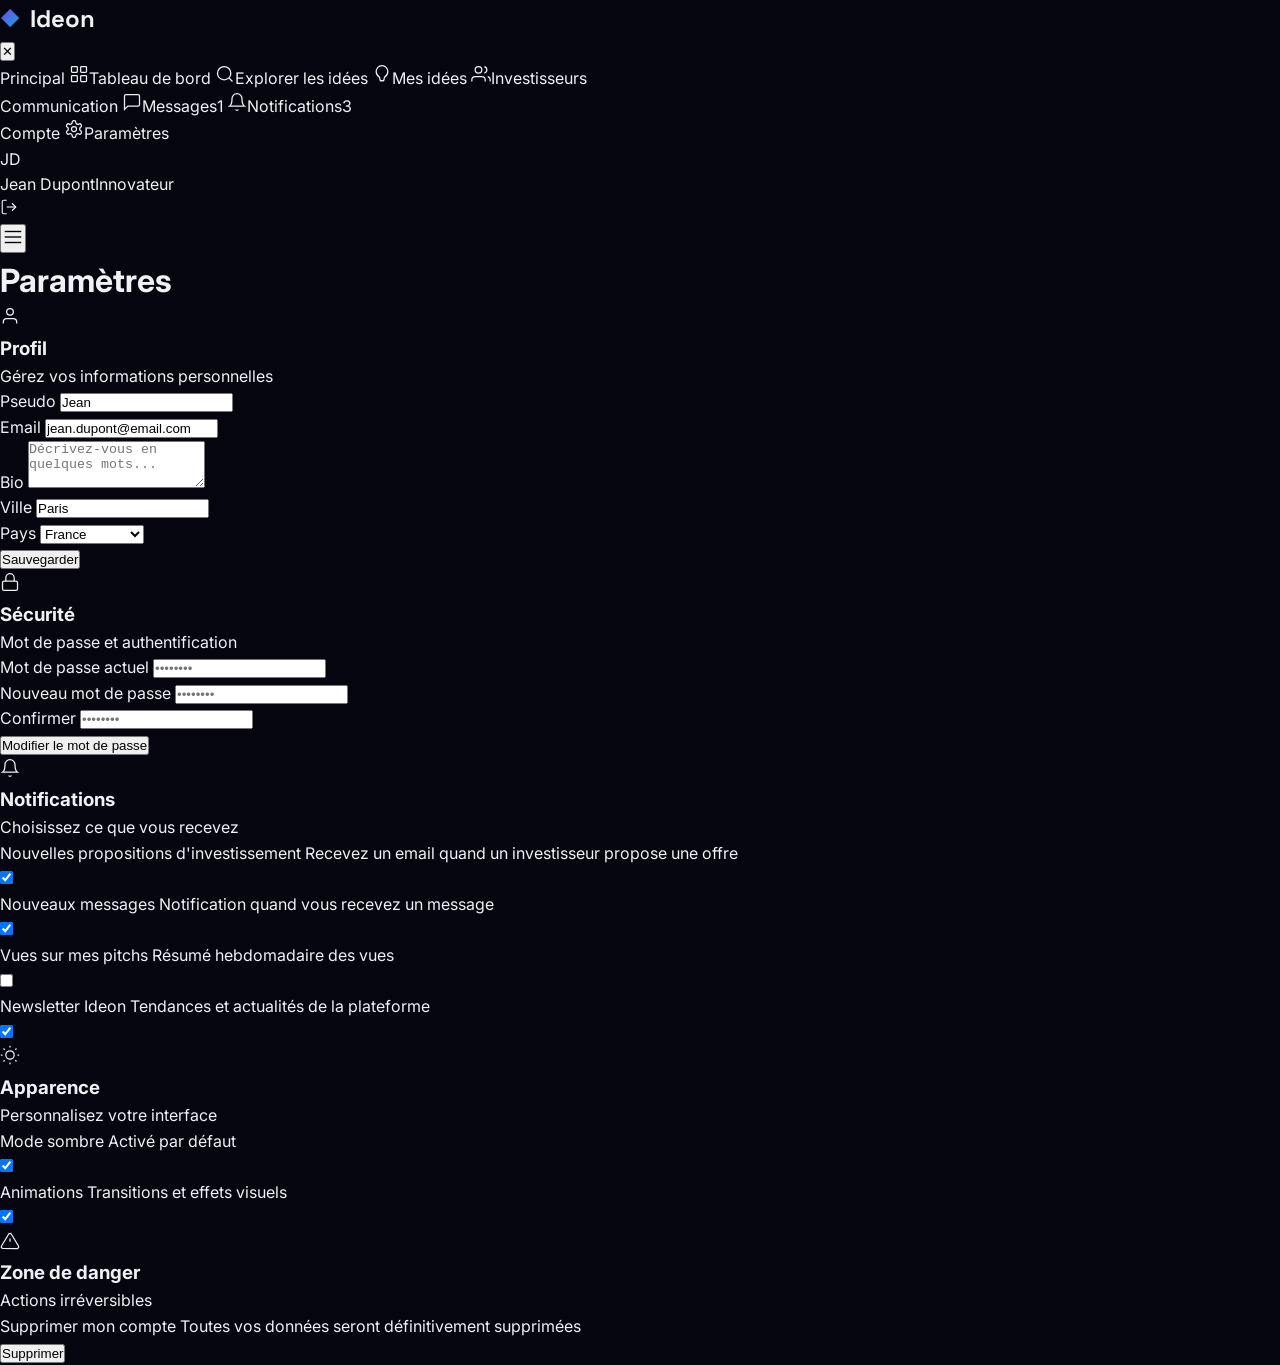
<file: settings.html>
<!DOCTYPE html>
<html lang="fr">
<head>
    <meta charset="UTF-8">
    <!-- Favicon losange Ideon -->
    <link rel="icon" type="image/svg+xml" href="data:image/svg+xml,%3Csvg xmlns='http://www.w3.org/2000/svg' viewBox='0 0 64 64'%3E%3Cpolygon points='32,4 60,32 32,60 4,32' fill='%237c3aed'/%3E%3C/svg%3E">
    <meta name="viewport" content="width=device-width, initial-scale=1.0">
    <title>Paramètres — Ideon</title>
    <link rel="stylesheet" href="style.css">
    <link rel="stylesheet" href="dashboard.css">
    <link rel="preconnect" href="https://fonts.googleapis.com">
    <link rel="preconnect" href="https://fonts.gstatic.com" crossorigin>
    <link href="https://fonts.googleapis.com/css2?family=Inter:wght@300;400;500;600;700;800;900&family=Space+Grotesk:wght@400;500;600;700&display=swap" rel="stylesheet">
</head>
<body class="dashboard-body">

    <aside class="sidebar" id="sidebar">
        <div class="sidebar-header">
            <a href="index.html" class="logo"><span class="logo-icon">◆</span><span class="logo-text">Ideon</span></a>
            <button class="sidebar-close" id="sidebarClose">✕</button>
        </div>
        <nav class="sidebar-nav">
            <div class="nav-section"><span class="nav-section-title">Principal</span>
                <a href="dashboard.html" class="sidebar-link"><svg width="20" height="20" viewBox="0 0 24 24" fill="none" stroke="currentColor" stroke-width="1.5"><rect x="3" y="3" width="7" height="7" rx="1"/><rect x="14" y="3" width="7" height="7" rx="1"/><rect x="3" y="14" width="7" height="7" rx="1"/><rect x="14" y="14" width="7" height="7" rx="1"/></svg><span>Tableau de bord</span></a>
                <a href="explore.html" class="sidebar-link"><svg width="20" height="20" viewBox="0 0 24 24" fill="none" stroke="currentColor" stroke-width="1.5"><circle cx="11" cy="11" r="8"/><path d="m21 21-4.35-4.35"/></svg><span>Explorer les idées</span></a>
                <a href="my-ideas.html" class="sidebar-link"><svg width="20" height="20" viewBox="0 0 24 24" fill="none" stroke="currentColor" stroke-width="1.5"><path d="M12 2a7 7 0 0 1 7 7c0 3-2 5.5-4 7l-1 4H10l-1-4c-2-1.5-4-4-4-7a7 7 0 0 1 7-7z"/><path d="M10 20h4"/></svg><span>Mes idées</span></a>
                <a href="investors.html" class="sidebar-link"><svg width="20" height="20" viewBox="0 0 24 24" fill="none" stroke="currentColor" stroke-width="1.5"><path d="M17 21v-2a4 4 0 0 0-4-4H5a4 4 0 0 0-4 4v2"/><circle cx="9" cy="7" r="4"/><path d="M23 21v-2a4 4 0 0 0-3-3.87M16 3.13a4 4 0 0 1 0 7.75"/></svg><span>Investisseurs</span></a>
            </div>
            <div class="nav-section"><span class="nav-section-title">Communication</span>
                <a href="messages.html" class="sidebar-link"><svg width="20" height="20" viewBox="0 0 24 24" fill="none" stroke="currentColor" stroke-width="1.5"><path d="M21 15a2 2 0 0 1-2 2H7l-4 4V5a2 2 0 0 1 2-2h14a2 2 0 0 1 2 2z"/></svg><span>Messages</span><span class="badge">1</span></a>
                <a href="notifications.html" class="sidebar-link"><svg width="20" height="20" viewBox="0 0 24 24" fill="none" stroke="currentColor" stroke-width="1.5"><path d="M18 8A6 6 0 0 0 6 8c0 7-3 9-3 9h18s-3-2-3-9"/><path d="M13.73 21a2 2 0 0 1-3.46 0"/></svg><span>Notifications</span><span class="badge">3</span></a>
            </div>
            <div class="nav-section"><span class="nav-section-title">Compte</span>
                <a href="settings.html" class="sidebar-link active"><svg width="20" height="20" viewBox="0 0 24 24" fill="none" stroke="currentColor" stroke-width="1.5"><path d="M12.22 2h-.44a2 2 0 0 0-2 2v.18a2 2 0 0 1-1 1.73l-.43.25a2 2 0 0 1-2 0l-.15-.08a2 2 0 0 0-2.73.73l-.22.38a2 2 0 0 0 .73 2.73l.15.1a2 2 0 0 1 1 1.72v.51a2 2 0 0 1-1 1.74l-.15.09a2 2 0 0 0-.73 2.73l.22.38a2 2 0 0 0 2.73.73l.15-.08a2 2 0 0 1 2 0l.43.25a2 2 0 0 1 1 1.73V20a2 2 0 0 0 2 2h.44a2 2 0 0 0 2-2v-.18a2 2 0 0 1 1-1.73l.43-.25a2 2 0 0 1 2 0l.15.08a2 2 0 0 0 2.73-.73l.22-.39a2 2 0 0 0-.73-2.73l-.15-.08a2 2 0 0 1-1-1.74v-.5a2 2 0 0 1 1-1.74l.15-.09a2 2 0 0 0 .73-2.73l-.22-.38a2 2 0 0 0-2.73-.73l-.15.08a2 2 0 0 1-2 0l-.43-.25a2 2 0 0 1-1-1.73V4a2 2 0 0 0-2-2z"/><circle cx="12" cy="12" r="3"/></svg><span>Paramètres</span></a>
            </div>
        </nav>
        <div class="sidebar-profile">
            <div class="profile-avatar" id="profileAvatar">JD</div>
            <div class="profile-info"><span class="profile-name" id="profileName">Jean Dupont</span><span class="profile-role">Innovateur</span></div>
            <a href="index.html" class="profile-logout" title="Déconnexion"><svg width="18" height="18" viewBox="0 0 24 24" fill="none" stroke="currentColor" stroke-width="1.5"><path d="M9 21H5a2 2 0 0 1-2-2V5a2 2 0 0 1 2-2h4"/><polyline points="16 17 21 12 16 7"/><line x1="21" y1="12" x2="9" y2="12"/></svg></a>
        </div>
    </aside>

    <main class="main-content">
        <header class="topbar">
            <div class="topbar-left">
                <button class="sidebar-toggle" id="sidebarToggle"><svg width="22" height="22" viewBox="0 0 24 24" fill="none" stroke="currentColor" stroke-width="1.5"><line x1="3" y1="12" x2="21" y2="12"/><line x1="3" y1="6" x2="21" y2="6"/><line x1="3" y1="18" x2="21" y2="18"/></svg></button>
                <h1 class="page-title">Paramètres</h1>
            </div>
        </header>

        <div class="dashboard-content">
            <div class="settings-grid">

                <!-- Profil -->
                <div class="settings-section">
                    <div class="settings-section-header">
                        <div class="settings-icon purple">
                            <svg width="20" height="20" viewBox="0 0 24 24" fill="none" stroke="currentColor" stroke-width="1.5"><path d="M20 21v-2a4 4 0 0 0-4-4H8a4 4 0 0 0-4 4v2"/><circle cx="12" cy="7" r="4"/></svg>
                        </div>
                        <div>
                            <h3>Profil</h3>
                            <p>Gérez vos informations personnelles</p>
                        </div>
                    </div>
                    <form class="settings-form" id="profileForm">
                        <div class="settings-form-row">
                            <div class="form-group">
                                <label for="settingsFirstName">Pseudo</label>
                                <input type="text" id="settingsFirstName" value="Jean" readonly>
                            </div>
                            <div class="form-group" style="display:none">
                                <label for="settingsLastName">Nom</label>
                                <input type="text" id="settingsLastName" value="Dupont">
                            </div>
                        </div>
                        <div class="form-group">
                            <label for="settingsEmail">Email</label>
                            <input type="email" id="settingsEmail" value="jean.dupont@email.com" readonly>
                        </div>
                        <div class="form-group">
                            <label for="settingsBio">Bio</label>
                            <textarea id="settingsBio" rows="3" placeholder="Décrivez-vous en quelques mots..."></textarea>
                        </div>
                        <div class="settings-form-row">
                            <div class="form-group">
                                <label for="settingsCity">Ville</label>
                                <input type="text" id="settingsCity" value="Paris">
                            </div>
                            <div class="form-group">
                                <label for="settingsCountry">Pays</label>
                                <select id="settingsCountry">
                                    <option value="FR" selected>France</option>
                                    <option value="BE">Belgique</option>
                                    <option value="CH">Suisse</option>
                                    <option value="CA">Canada</option>
                                    <option value="US">États-Unis</option>
                                    <option value="GB">Royaume-Uni</option>
                                    <option value="DE">Allemagne</option>
                                </select>
                            </div>
                        </div>
                        <div class="settings-actions">
                            <button type="submit" class="btn-settings-save">Sauvegarder</button>
                        </div>
                    </form>
                </div>

                <!-- Sécurité -->
                <div class="settings-section">
                    <div class="settings-section-header">
                        <div class="settings-icon cyan">
                            <svg width="20" height="20" viewBox="0 0 24 24" fill="none" stroke="currentColor" stroke-width="1.5"><rect x="3" y="11" width="18" height="11" rx="2"/><path d="M7 11V7a5 5 0 0 1 10 0v4"/></svg>
                        </div>
                        <div>
                            <h3>Sécurité</h3>
                            <p>Mot de passe et authentification</p>
                        </div>
                    </div>
                    <form class="settings-form" id="securityForm">
                        <div class="form-group">
                            <label for="currentPassword">Mot de passe actuel</label>
                            <input type="password" id="currentPassword" placeholder="••••••••">
                        </div>
                        <div class="settings-form-row">
                            <div class="form-group">
                                <label for="newPassword">Nouveau mot de passe</label>
                                <input type="password" id="newPassword" placeholder="••••••••">
                            </div>
                            <div class="form-group">
                                <label for="confirmNewPassword">Confirmer</label>
                                <input type="password" id="confirmNewPassword" placeholder="••••••••">
                            </div>
                        </div>
                        <div class="settings-actions">
                            <button type="submit" class="btn-settings-save">Modifier le mot de passe</button>
                        </div>
                    </form>
                </div>

                <!-- Notifications -->
                <div class="settings-section">
                    <div class="settings-section-header">
                        <div class="settings-icon orange">
                            <svg width="20" height="20" viewBox="0 0 24 24" fill="none" stroke="currentColor" stroke-width="1.5"><path d="M18 8A6 6 0 0 0 6 8c0 7-3 9-3 9h18s-3-2-3-9"/><path d="M13.73 21a2 2 0 0 1-3.46 0"/></svg>
                        </div>
                        <div>
                            <h3>Notifications</h3>
                            <p>Choisissez ce que vous recevez</p>
                        </div>
                    </div>
                    <div class="settings-toggles">
                        <div class="settings-toggle-item">
                            <div class="toggle-info">
                                <span class="toggle-label">Nouvelles propositions d'investissement</span>
                                <span class="toggle-desc">Recevez un email quand un investisseur propose une offre</span>
                            </div>
                            <label class="toggle-switch">
                                <input type="checkbox" checked>
                                <span class="toggle-slider"></span>
                            </label>
                        </div>
                        <div class="settings-toggle-item">
                            <div class="toggle-info">
                                <span class="toggle-label">Nouveaux messages</span>
                                <span class="toggle-desc">Notification quand vous recevez un message</span>
                            </div>
                            <label class="toggle-switch">
                                <input type="checkbox" checked>
                                <span class="toggle-slider"></span>
                            </label>
                        </div>
                        <div class="settings-toggle-item">
                            <div class="toggle-info">
                                <span class="toggle-label">Vues sur mes pitchs</span>
                                <span class="toggle-desc">Résumé hebdomadaire des vues</span>
                            </div>
                            <label class="toggle-switch">
                                <input type="checkbox">
                                <span class="toggle-slider"></span>
                            </label>
                        </div>
                        <div class="settings-toggle-item">
                            <div class="toggle-info">
                                <span class="toggle-label">Newsletter Ideon</span>
                                <span class="toggle-desc">Tendances et actualités de la plateforme</span>
                            </div>
                            <label class="toggle-switch">
                                <input type="checkbox" checked>
                                <span class="toggle-slider"></span>
                            </label>
                        </div>
                    </div>
                </div>

                <!-- Apparence -->
                <div class="settings-section">
                    <div class="settings-section-header">
                        <div class="settings-icon green">
                            <svg width="20" height="20" viewBox="0 0 24 24" fill="none" stroke="currentColor" stroke-width="1.5"><circle cx="12" cy="12" r="5"/><path d="M12 1v2M12 21v2M4.22 4.22l1.42 1.42M18.36 18.36l1.42 1.42M1 12h2M21 12h2M4.22 19.78l1.42-1.42M18.36 5.64l1.42-1.42"/></svg>
                        </div>
                        <div>
                            <h3>Apparence</h3>
                            <p>Personnalisez votre interface</p>
                        </div>
                    </div>
                    <div class="settings-toggles">
                        <div class="settings-toggle-item">
                            <div class="toggle-info">
                                <span class="toggle-label">Mode sombre</span>
                                <span class="toggle-desc">Activé par défaut</span>
                            </div>
                            <label class="toggle-switch">
                                <input type="checkbox" checked>
                                <span class="toggle-slider"></span>
                            </label>
                        </div>
                        <div class="settings-toggle-item">
                            <div class="toggle-info">
                                <span class="toggle-label">Animations</span>
                                <span class="toggle-desc">Transitions et effets visuels</span>
                            </div>
                            <label class="toggle-switch">
                                <input type="checkbox" checked>
                                <span class="toggle-slider"></span>
                            </label>
                        </div>
                    </div>
                </div>

                <!-- Danger Zone -->
                <div class="settings-section settings-danger">
                    <div class="settings-section-header">
                        <div class="settings-icon red">
                            <svg width="20" height="20" viewBox="0 0 24 24" fill="none" stroke="currentColor" stroke-width="1.5"><path d="M10.29 3.86L1.82 18a2 2 0 0 0 1.71 3h16.94a2 2 0 0 0 1.71-3L13.71 3.86a2 2 0 0 0-3.42 0z"/><line x1="12" y1="9" x2="12" y2="13"/><line x1="12" y1="17" x2="12.01" y2="17"/></svg>
                        </div>
                        <div>
                            <h3>Zone de danger</h3>
                            <p>Actions irréversibles</p>
                        </div>
                    </div>
                    <div class="danger-actions">
                        <div class="danger-item">
                            <div>
                                <span class="danger-label">Supprimer mon compte</span>
                                <span class="danger-desc">Toutes vos données seront définitivement supprimées</span>
                            </div>
                            <button class="btn-danger">Supprimer</button>
                        </div>
                    </div>
                </div>
            </div>
        </div>
    </main>

        <script src="dashboard.js"></script>
        <script>
        (function() {
            var pseudo = localStorage.getItem('pseudo');
            if (pseudo) {
                var pseudoCap = pseudo.charAt(0).toUpperCase() + pseudo.slice(1);
                var profileName = document.getElementById('profileName');
                if (profileName) profileName.textContent = pseudoCap;
                var avatar = document.getElementById('profileAvatar');
                if (avatar) {
                    var parts = pseudo.split(/[._-]/);
                    var initials = parts.length > 1 ? (parts[0][0] + parts[1][0]) : pseudo.slice(0,2);
                    avatar.textContent = initials.toUpperCase();
                }
            }
        })();
        </script>
        <script>
        // Remplit le pseudo et l'email avec ceux du localStorage (login)
        (function() {
            var pseudo = localStorage.getItem('pseudo');
            var email = localStorage.getItem('email');
            if (pseudo) {
                var pseudoCap = pseudo.charAt(0).toUpperCase() + pseudo.slice(1);
                var firstName = document.getElementById('settingsFirstName');
                if (firstName) firstName.value = pseudoCap;
            }
            if (email) {
                var emailInput = document.getElementById('settingsEmail');
                if (emailInput) emailInput.value = email;
            }
        })();
        </script>
</body>
</html>
</file>
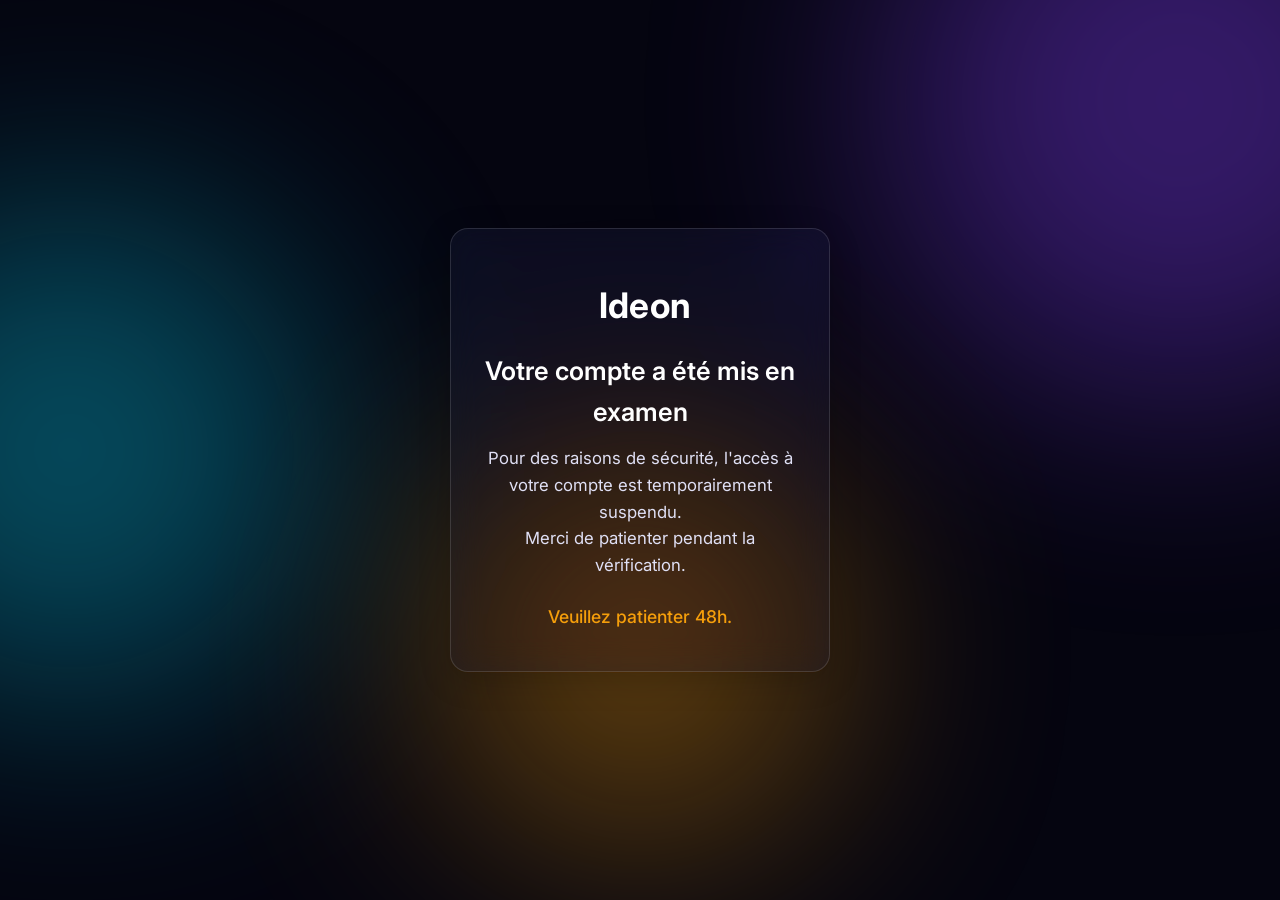
<file: warn.html>
<!DOCTYPE html>
<html lang="fr">
<head>
    <meta charset="UTF-8">
    <title>Compte en examen — Ideon</title>
    <meta name="viewport" content="width=device-width, initial-scale=1.0">
    <link rel="icon" type="image/svg+xml" href="data:image/svg+xml,%3Csvg xmlns='http://www.w3.org/2000/svg' viewBox='0 0 64 64'%3E%3Cpolygon points='32,4 60,32 32,60 4,32' fill='%237c3aed'/%3E%3C/svg%3E">
    <link rel="stylesheet" href="style.css">
    <link href="https://fonts.googleapis.com/css2?family=Inter:wght@400;600&display=swap" rel="stylesheet">
    <meta property="og:image" content="ideon-banner.png">
    <meta name="twitter:card" content="summary_large_image">
    <meta name="twitter:image" content="ideon-banner.png">
    <style>
        body {
            min-height: 100vh;
            display: flex;
            align-items: center;
            justify-content: center;
            font-family: 'Inter', sans-serif;
            color: #fff;
            background: var(--bg);
        }
        .review-container {
            background: rgba(30, 32, 60, 0.32);
            border-radius: 18px;
            box-shadow: 0 8px 32px rgba(0,0,0,0.18);
            padding: 48px 32px 40px 32px;
            max-width: 380px;
            text-align: center;
            position: relative;
            backdrop-filter: blur(16px) saturate(160%);
            -webkit-backdrop-filter: blur(16px) saturate(160%);
            border: 1.5px solid rgba(255,255,255,0.13);
            z-index: 1;
        }
        .review-logo {
            font-size: 2.2rem;
            font-weight: 700;
            letter-spacing: 0.01em;
            margin-bottom: 18px;
            display: flex;
            align-items: center;
            justify-content: center;
            gap: 10px;
        }

        .review-title {
            font-size: 1.6rem;
            font-weight: 600;
            margin-bottom: 12px;
        }
        .review-desc {
            font-size: 1.05rem;
            margin-bottom: 24px;
            color: #e0e0f5;
        }
        .review-wait {
            font-size: 1.1rem;
            font-weight: 500;
            color: #f59e0b;
        }
        /* Fond hero Ideon */
        .hero-bg {
            position: fixed;
            inset: 0;
            z-index: 0;
            pointer-events: none;
        }
        .gradient-orb {
            position: absolute;
            border-radius: 50%;
            filter: blur(120px);
            opacity: 0.4;
        }
        .orb-1 {
            width: 600px;
            height: 600px;
            background: #7c3aed;
            top: -200px;
            right: -200px;
            animation: orbFloat1 15s ease-in-out infinite;
        }
        .orb-2 {
            width: 500px;
            height: 500px;
            background: #06b6d4;
            left: -180px;
            top: 200px;
            animation: orbFloat2 18s ease-in-out infinite;
        }
        .orb-3 {
            width: 400px;
            height: 400px;
            background: #f59e0b;
            left: 50%;
            bottom: -200px;
            transform: translateX(-50%);
            animation: orbFloat3 22s ease-in-out infinite;
        }
        .grid-overlay {
            position: absolute;
            inset: 0;
            background: repeating-linear-gradient(0deg,rgba(255,255,255,0.02) 0 1px,transparent 1px 100%),repeating-linear-gradient(90deg,rgba(255,255,255,0.02) 0 1px,transparent 1px 100%);
            pointer-events: none;
        }
        @keyframes orbFloat1 {
            0%,100% { transform: none; }
            50% { transform: translateY(40px) scale(1.05); }
        }
        @keyframes orbFloat2 {
            0%,100% { transform: none; }
            50% { transform: translateY(-30px) scale(1.08); }
        }
        @keyframes orbFloat3 {
            0%,100% { transform: none; }
            50% { transform: translate(-50%, 30px) scale(0.97); }
        }
        .particles {
            position: fixed;
            top: 0;
            left: 0;
            width: 100%;
            height: 100%;
            pointer-events: none;
            z-index: 0;
            overflow: hidden;
        }
        .particle {
            position: absolute;
            border-radius: 50%;
            opacity: 0;
            animation: particleFloat linear infinite;
        }
        @keyframes particleFloat {
            0% {
                transform: translateY(100vh) scale(0);
                opacity: 0;
            }
            10% {
                opacity: 1;
            }
            90% {
                opacity: 1;
            }
            100% {
                transform: translateY(-100px) scale(1);
                opacity: 0;
            }
        }
    </style>
</head>
<body>
    <div class="hero-bg">
        <div class="gradient-orb orb-1"></div>
        <div class="gradient-orb orb-2"></div>
        <div class="gradient-orb orb-3"></div>
        <div class="grid-overlay"></div>
    </div>
    <div class="particles" id="particles"></div>
    <div class="review-container">
        <div class="review-logo"><span class="review-logo-icon"></span>Ideon</div>
        <div class="review-title">Votre compte a été mis en examen</div>
        <div class="review-desc">Pour des raisons de sécurité, l'accès à votre compte est temporairement suspendu.<br>Merci de patienter pendant la vérification.</div>
        <div class="review-wait">Veuillez patienter 48h.</div>
    </div>
    <script>
    // Particules animées (même logique que sur index.html)
    const particlesContainer = document.getElementById('particles');
    if (particlesContainer) {
        const particleCount = 20;
        for (let i = 0; i < particleCount; i++) {
            const particle = document.createElement('div');
            particle.classList.add('particle');
            const size = Math.random() * 3 + 1;
            const colors = ['#7c3aed', '#06b6d4', '#10b981', '#a78bfa'];
            particle.style.cssText = `
                width: ${size}px;
                height: ${size}px;
                left: ${Math.random() * 100}%;
                background: ${colors[Math.floor(Math.random() * colors.length)]};
                animation-duration: ${Math.random() * 15 + 10}s;
                animation-delay: ${Math.random() * 10}s;
            `;
            particlesContainer.appendChild(particle);
        }
    }
    </script>
</body>
</html>
</file>
<file: style.css>
/* ===== RESET & BASE ===== */
*, *::before, *::after {
    margin: 0;
    padding: 0;
    box-sizing: border-box;
}

:root {
    --bg: #050510;
    --bg-2: #0a0a1a;
    --bg-card: rgba(255,255,255,0.03);
    --bg-card-hover: rgba(255,255,255,0.06);
    --border: rgba(255,255,255,0.06);
    --border-hover: rgba(255,255,255,0.12);
    --text: #f0f0f5;
    --text-secondary: #8888a0;
    --text-muted: #55556a;
    --purple: #7c3aed;
    --purple-light: #a78bfa;
    --cyan: #06b6d4;
    --green: #10b981;
    --orange: #f59e0b;
    --gradient-main: linear-gradient(135deg, #7c3aed, #06b6d4);
    --gradient-warm: linear-gradient(135deg, #f59e0b, #ef4444);
    --radius: 16px;
    --radius-sm: 10px;
    --radius-xs: 6px;
    --font: 'Inter', -apple-system, BlinkMacSystemFont, sans-serif;
    --font-display: 'Space Grotesk', var(--font);
    --transition: 0.3s cubic-bezier(0.4, 0, 0.2, 1);
}

html {
    scroll-behavior: smooth;
    -webkit-font-smoothing: antialiased;
    -moz-osx-font-smoothing: grayscale;
}

body {
    font-family: var(--font);
    background: var(--bg);
    color: var(--text);
    line-height: 1.6;
    overflow-x: hidden;
}

a {
    text-decoration: none;
    color: inherit;
}

img {
    max-width: 100%;
}

.container {
    max-width: 1200px;
    margin: 0 auto;
    padding: 0 24px;
}

/* ===== CURSOR GLOW ===== */
.cursor-glow {
    position: fixed;
    width: 600px;
    height: 600px;
    border-radius: 50%;
    background: radial-gradient(circle, rgba(124, 58, 237, 0.06) 0%, transparent 70%);
    pointer-events: none;
    z-index: 0;
    transform: translate(-50%, -50%);
    transition: opacity 0.3s;
}

/* ===== PARTICLES ===== */
.particles {
    position: fixed;
    top: 0;
    left: 0;
    width: 100%;
    height: 100%;
    pointer-events: none;
    z-index: 0;
    overflow: hidden;
}

.particle {
    position: absolute;
    border-radius: 50%;
    opacity: 0;
    animation: particleFloat linear infinite;
}

@keyframes particleFloat {
    0% {
        transform: translateY(100vh) scale(0);
        opacity: 0;
    }
    10% {
        opacity: 1;
    }
    90% {
        opacity: 1;
    }
    100% {
        transform: translateY(-100px) scale(1);
        opacity: 0;
    }
}

/* ===== GRADIENT TEXT ===== */
.gradient-text {
    background: var(--gradient-main);
    -webkit-background-clip: text;
    -webkit-text-fill-color: transparent;
    background-clip: text;
}

/* ===== NAVBAR ===== */
.navbar {
    position: fixed;
    top: 0;
    left: 0;
    right: 0;
    z-index: 1000;
    padding: 16px 0;
    transition: var(--transition);
    background: transparent;
}

.navbar.scrolled {
    background: rgba(5, 5, 16, 0.85);
    backdrop-filter: blur(20px);
    -webkit-backdrop-filter: blur(20px);
    border-bottom: 1px solid var(--border);
    padding: 10px 0;
}

.nav-container {
    max-width: 1200px;
    margin: 0 auto;
    padding: 0 24px;
    display: flex;
    align-items: center;
    justify-content: space-between;
}

.logo {
    display: flex;
    align-items: center;
    gap: 10px;
    font-family: var(--font-display);
    font-size: 1.5rem;
    font-weight: 700;
}

.logo-icon {
    background: var(--gradient-main);
    -webkit-background-clip: text;
    -webkit-text-fill-color: transparent;
    background-clip: text;
    font-size: 1.2rem;
}

.nav-links {
    display: flex;
    gap: 32px;
}

.nav-link {
    font-size: 0.9rem;
    color: var(--text-secondary);
    transition: var(--transition);
    position: relative;
}

.nav-link:hover {
    color: var(--text);
}

.nav-link::after {
    content: '';
    position: absolute;
    bottom: -4px;
    left: 0;
    width: 0;
    height: 2px;
    background: var(--gradient-main);
    transition: var(--transition);
    border-radius: 1px;
}

.nav-link:hover::after {
    width: 100%;
}

.nav-actions {
    display: flex;
    align-items: center;
    gap: 12px;
}

.btn-ghost {
    padding: 8px 16px;
    font-size: 0.9rem;
    color: var(--text-secondary);
    transition: var(--transition);
    border-radius: var(--radius-xs);
}

.btn-ghost:hover {
    color: var(--text);
}

.btn-primary {
    padding: 10px 20px;
    font-size: 0.9rem;
    background: var(--gradient-main);
    color: white;
    border-radius: var(--radius-sm);
    font-weight: 500;
    transition: var(--transition);
    position: relative;
    overflow: hidden;
}

.btn-primary::before {
    content: '';
    position: absolute;
    inset: 0;
    background: linear-gradient(135deg, rgba(255,255,255,0.15), transparent);
    opacity: 0;
    transition: var(--transition);
}

.btn-primary:hover::before {
    opacity: 1;
}

.btn-primary:hover {
    transform: translateY(-1px);
    box-shadow: 0 8px 30px rgba(124, 58, 237, 0.3);
}

.mobile-menu-btn {
    display: none;
    flex-direction: column;
    gap: 5px;
    background: none;
    border: none;
    cursor: pointer;
    padding: 4px;
}

.mobile-menu-btn span {
    width: 24px;
    height: 2px;
    background: var(--text);
    border-radius: 2px;
    transition: var(--transition);
}

/* ===== HERO ===== */
.hero {
    position: relative;
    min-height: 100vh;
    display: flex;
    align-items: center;
    padding: 120px 24px 80px;
    max-width: 1200px;
    margin: 0 auto;
    gap: 60px;
}

.hero-bg {
    position: fixed;
    inset: 0;
    pointer-events: none;
    z-index: -1;
}

.gradient-orb {
    position: absolute;
    border-radius: 50%;
    filter: blur(120px);
    opacity: 0.4;
}

.orb-1 {
    width: 600px;
    height: 600px;
    background: #7c3aed;
    top: -200px;
    right: -200px;
    animation: orbFloat1 15s ease-in-out infinite;
}

.orb-2 {
    width: 500px;
    height: 500px;
    background: #06b6d4;
    bottom: -100px;
    left: -200px;
    animation: orbFloat2 18s ease-in-out infinite;
}

.orb-3 {
    width: 300px;
    height: 300px;
    background: #10b981;
    top: 50%;
    left: 50%;
    animation: orbFloat3 12s ease-in-out infinite;
}

@keyframes orbFloat1 {
    0%, 100% { transform: translate(0, 0) scale(1); }
    33% { transform: translate(-60px, 40px) scale(1.1); }
    66% { transform: translate(30px, -30px) scale(0.95); }
}

@keyframes orbFloat2 {
    0%, 100% { transform: translate(0, 0) scale(1); }
    33% { transform: translate(40px, -50px) scale(1.05); }
    66% { transform: translate(-30px, 30px) scale(0.98); }
}

@keyframes orbFloat3 {
    0%, 100% { transform: translate(-50%, -50%) scale(1); opacity: 0.2; }
    50% { transform: translate(-50%, -50%) scale(1.3); opacity: 0.35; }
}

.grid-overlay {
    position: absolute;
    inset: 0;
    background-image: 
        linear-gradient(rgba(255,255,255,0.02) 1px, transparent 1px),
        linear-gradient(90deg, rgba(255,255,255,0.02) 1px, transparent 1px);
    background-size: 60px 60px;
    mask-image: radial-gradient(ellipse at center, black 30%, transparent 70%);
    -webkit-mask-image: radial-gradient(ellipse at center, black 30%, transparent 70%);
}

.hero-content {
    flex: 1;
    max-width: 600px;
    position: relative;
    z-index: 1;
}

.hero-badge {
    display: inline-flex;
    align-items: center;
    gap: 8px;
    padding: 6px 16px 6px 10px;
    background: rgba(124, 58, 237, 0.1);
    border: 1px solid rgba(124, 58, 237, 0.2);
    border-radius: 100px;
    font-size: 0.85rem;
    color: var(--purple-light);
    margin-bottom: 28px;
}

.badge-dot {
    width: 8px;
    height: 8px;
    background: var(--green);
    border-radius: 50%;
    animation: pulse 2s ease-in-out infinite;
}

@keyframes pulse {
    0%, 100% { opacity: 1; transform: scale(1); }
    50% { opacity: 0.5; transform: scale(0.8); }
}

.hero-title {
    font-family: var(--font-display);
    font-size: clamp(2.8rem, 5vw, 4.2rem);
    font-weight: 800;
    line-height: 1.1;
    letter-spacing: -0.03em;
    margin-bottom: 24px;
}

.title-line {
    display: block;
}

.hero-subtitle {
    font-size: 1.15rem;
    color: var(--text-secondary);
    line-height: 1.7;
    margin-bottom: 36px;
    max-width: 520px;
}

.hero-cta {
    display: flex;
    gap: 16px;
    margin-bottom: 48px;
    flex-wrap: wrap;
}

.btn-hero-primary {
    display: inline-flex;
    align-items: center;
    gap: 10px;
    padding: 16px 32px;
    background: var(--gradient-main);
    color: white;
    border-radius: 14px;
    font-weight: 600;
    font-size: 1rem;
    transition: var(--transition);
    position: relative;
    overflow: hidden;
}

.btn-hero-primary::before {
    content: '';
    position: absolute;
    inset: 0;
    background: linear-gradient(135deg, rgba(255,255,255,0.2), transparent);
    opacity: 0;
    transition: var(--transition);
}

.btn-hero-primary:hover::before {
    opacity: 1;
}

.btn-hero-primary:hover {
    transform: translateY(-2px);
    box-shadow: 0 12px 40px rgba(124, 58, 237, 0.35);
}

.btn-hero-secondary {
    display: inline-flex;
    align-items: center;
    gap: 10px;
    padding: 16px 28px;
    background: var(--bg-card);
    border: 1px solid var(--border);
    color: var(--text);
    border-radius: 14px;
    font-weight: 500;
    font-size: 1rem;
    transition: var(--transition);
}

.btn-hero-secondary:hover {
    background: var(--bg-card-hover);
    border-color: var(--border-hover);
    transform: translateY(-2px);
}

.hero-stats {
    display: flex;
    align-items: center;
    gap: 24px;
}

.hero-stat {
    display: flex;
    flex-direction: column;
}

.stat-number {
    font-family: var(--font-display);
    font-size: 1.6rem;
    font-weight: 700;
    color: var(--text);
}

.stat-suffix {
    font-family: var(--font-display);
    font-size: 1.6rem;
    font-weight: 700;
    color: var(--text);
}

.stat-label {
    font-size: 0.8rem;
    color: var(--text-muted);
    margin-top: 2px;
}

.stat-divider {
    width: 1px;
    height: 36px;
    background: var(--border);
}

/* ===== HERO VISUAL ===== */
.hero-visual {
    flex: 1;
    position: relative;
    z-index: 1;
}

.browser-mockup {
    background: var(--bg-2);
    border: 1px solid var(--border);
    border-radius: var(--radius);
    overflow: hidden;
    box-shadow: 
        0 20px 80px rgba(0,0,0,0.4),
        0 0 0 1px rgba(255,255,255,0.05) inset;
    transform: perspective(1200px) rotateY(-8deg) rotateX(4deg);
    transition: transform 0.6s cubic-bezier(0.4, 0, 0.2, 1);
}

.browser-mockup:hover {
    transform: perspective(1200px) rotateY(-2deg) rotateX(1deg);
}

.browser-header {
    display: flex;
    align-items: center;
    gap: 12px;
    padding: 12px 16px;
    background: rgba(255,255,255,0.03);
    border-bottom: 1px solid var(--border);
}

.browser-dots {
    display: flex;
    gap: 6px;
}

.browser-dots span {
    width: 10px;
    height: 10px;
    border-radius: 50%;
    background: rgba(255,255,255,0.1);
}

.browser-dots span:first-child { background: #ef4444; }
.browser-dots span:nth-child(2) { background: #f59e0b; }
.browser-dots span:last-child { background: #10b981; }

.browser-url {
    flex: 1;
    text-align: center;
    font-size: 0.75rem;
    color: var(--text-muted);
    background: rgba(255,255,255,0.03);
    padding: 5px 16px;
    border-radius: 6px;
}

.browser-content {
    padding: 16px;
}

.mock-dashboard {
    display: flex;
    gap: 12px;
    min-height: 240px;
}

.mock-sidebar {
    width: 40px;
    display: flex;
    flex-direction: column;
    gap: 8px;
    padding: 8px 0;
}

.mock-sidebar-item {
    width: 32px;
    height: 32px;
    border-radius: 8px;
    background: rgba(255,255,255,0.04);
    margin: 0 auto;
}

.mock-sidebar-item.active {
    background: var(--gradient-main);
}

.mock-main {
    flex: 1;
    display: grid;
    grid-template-columns: 1fr 1fr;
    gap: 10px;
}

.mock-card {
    background: rgba(255,255,255,0.03);
    border: 1px solid var(--border);
    border-radius: var(--radius-sm);
    padding: 14px;
    transition: var(--transition);
}

.mock-card:hover {
    border-color: var(--border-hover);
    background: var(--bg-card-hover);
}

.mock-card.card-1 {
    grid-column: 1 / -1;
}

.mock-card-header {
    display: flex;
    align-items: center;
    gap: 10px;
    margin-bottom: 12px;
}

.mock-avatar {
    width: 28px;
    height: 28px;
    border-radius: 50%;
    background: var(--gradient-main);
}

.mock-lines {
    flex: 1;
}

.mock-line {
    height: 6px;
    border-radius: 3px;
    background: rgba(255,255,255,0.06);
    margin-bottom: 5px;
}

.mock-line.w80 { width: 80%; }
.mock-line.w70 { width: 70%; }
.mock-line.w60 { width: 60%; }
.mock-line.w50 { width: 50%; }
.mock-line.w40 { width: 40%; }

.mock-chart {
    margin: 8px 0;
}

.chart-svg {
    width: 100%;
    height: 40px;
}

.mock-tag {
    display: inline-block;
    padding: 3px 8px;
    background: rgba(124, 58, 237, 0.15);
    color: var(--purple-light);
    font-size: 0.65rem;
    border-radius: 4px;
    font-weight: 500;
}

.mock-tag.green {
    background: rgba(16, 185, 129, 0.15);
    color: var(--green);
}

.mock-card-icon {
    font-size: 1.3rem;
    margin-bottom: 8px;
}

.mock-progress {
    height: 4px;
    background: rgba(255,255,255,0.06);
    border-radius: 2px;
    margin: 10px 0 8px;
    overflow: hidden;
}

.mock-progress-bar {
    height: 100%;
    width: 75%;
    background: var(--gradient-main);
    border-radius: 2px;
    animation: progressPulse 3s ease-in-out infinite;
}

@keyframes progressPulse {
    0%, 100% { opacity: 1; }
    50% { opacity: 0.6; }
}

.mock-investors {
    display: flex;
    align-items: center;
    gap: -4px;
    margin-top: 10px;
}

.mock-investor-avatar {
    width: 22px;
    height: 22px;
    border-radius: 50%;
    border: 2px solid var(--bg-2);
    margin-left: -6px;
}

.mock-investor-avatar:first-child { margin-left: 0; background: #7c3aed; }
.mock-investor-avatar:nth-child(2) { background: #06b6d4; }
.mock-investor-avatar:nth-child(3) { background: #10b981; }

.mock-investor-count {
    font-size: 0.65rem;
    color: var(--text-muted);
    margin-left: 6px;
}

/* ===== FLOATING CARDS ===== */
.floating-card {
    position: absolute;
    display: flex;
    align-items: center;
    gap: 8px;
    padding: 10px 16px;
    background: rgba(15, 15, 30, 0.9);
    backdrop-filter: blur(20px);
    -webkit-backdrop-filter: blur(20px);
    border: 1px solid var(--border);
    border-radius: 12px;
    font-size: 0.8rem;
    font-weight: 500;
    box-shadow: 0 10px 40px rgba(0,0,0,0.3);
    z-index: 2;
}

.float-card-1 {
    top: 10%;
    right: -20px;
    animation: floatCard 6s ease-in-out infinite;
}

.float-card-2 {
    bottom: 25%;
    left: -30px;
    animation: floatCard 7s ease-in-out infinite 1s;
}

.float-card-3 {
    bottom: 5%;
    right: 10%;
    animation: floatCard 5s ease-in-out infinite 2s;
}

@keyframes floatCard {
    0%, 100% { transform: translateY(0px); }
    50% { transform: translateY(-12px); }
}

.float-icon {
    font-size: 1rem;
}

/* ===== SCROLL INDICATOR ===== */
.scroll-indicator {
    position: absolute;
    bottom: 30px;
    left: 50%;
    transform: translateX(-50%);
}

.scroll-line {
    width: 2px;
    height: 40px;
    background: var(--border);
    border-radius: 2px;
    position: relative;
    overflow: hidden;
}

.scroll-line::after {
    content: '';
    position: absolute;
    top: -100%;
    left: 0;
    width: 100%;
    height: 50%;
    background: var(--gradient-main);
    animation: scrollDown 2s ease-in-out infinite;
}

@keyframes scrollDown {
    0% { top: -50%; }
    100% { top: 150%; }
}

/* ===== MARQUEE ===== */
.marquee-section {
    padding: 40px 0;
    border-top: 1px solid var(--border);
    border-bottom: 1px solid var(--border);
    overflow: hidden;
    position: relative;
    z-index: 1;
}

.marquee-track {
    display: flex;
    overflow: hidden;
}

.marquee-content {
    display: flex;
    align-items: center;
    gap: 40px;
    animation: marquee 30s linear infinite;
    white-space: nowrap;
}

.marquee-item {
    font-family: var(--font-display);
    font-size: 1.8rem;
    font-weight: 700;
    color: rgba(255,255,255,0.06);
    text-transform: uppercase;
    letter-spacing: 0.05em;
}

.marquee-dot {
    color: rgba(124, 58, 237, 0.2);
    font-size: 0.8rem;
}

@keyframes marquee {
    0% { transform: translateX(0); }
    100% { transform: translateX(-50%); }
}

/* ===== SECTION COMMON ===== */
.section-header {
    text-align: center;
    margin-bottom: 64px;
}

.section-tag {
    display: inline-block;
    padding: 6px 16px;
    background: rgba(124, 58, 237, 0.1);
    border: 1px solid rgba(124, 58, 237, 0.15);
    border-radius: 100px;
    font-size: 0.8rem;
    font-weight: 500;
    color: var(--purple-light);
    margin-bottom: 20px;
    letter-spacing: 0.03em;
}

.section-title {
    font-family: var(--font-display);
    font-size: clamp(2rem, 4vw, 3rem);
    font-weight: 800;
    line-height: 1.15;
    letter-spacing: -0.02em;
    margin-bottom: 16px;
}

.section-desc {
    font-size: 1.1rem;
    color: var(--text-secondary);
    max-width: 540px;
    margin: 0 auto;
}

/* ===== FEATURES ===== */
.features {
    padding: 120px 0;
    position: relative;
    z-index: 1;
}

.features-grid {
    display: grid;
    grid-template-columns: repeat(3, 1fr);
    gap: 20px;
}

.feature-card {
    padding: 36px 28px;
    background: var(--bg-card);
    border: 1px solid var(--border);
    border-radius: var(--radius);
    transition: var(--transition);
    position: relative;
    overflow: hidden;
}

.feature-card::before {
    content: '';
    position: absolute;
    top: 0;
    left: 0;
    right: 0;
    height: 2px;
    background: var(--gradient-main);
    opacity: 0;
    transition: var(--transition);
}

.feature-card:hover {
    background: var(--bg-card-hover);
    border-color: var(--border-hover);
    transform: translateY(-4px);
}

.feature-card:hover::before {
    opacity: 1;
}

.feature-icon-wrap {
    margin-bottom: 20px;
}

.feature-icon {
    width: 52px;
    height: 52px;
    display: flex;
    align-items: center;
    justify-content: center;
    border-radius: 14px;
    background: rgba(124, 58, 237, 0.1);
    color: var(--purple-light);
    transition: var(--transition);
}

.feature-card:hover .feature-icon {
    background: var(--gradient-main);
    color: white;
    transform: scale(1.05);
}

.feature-card h3 {
    font-family: var(--font-display);
    font-size: 1.2rem;
    font-weight: 600;
    margin-bottom: 10px;
}

.feature-card p {
    font-size: 0.92rem;
    color: var(--text-secondary);
    line-height: 1.65;
    margin-bottom: 16px;
}

.feature-link {
    font-size: 0.85rem;
    font-weight: 500;
    color: var(--purple-light);
    transition: var(--transition);
}

.feature-link:hover {
    color: var(--cyan);
}

/* ===== HOW SECTION ===== */
.how-section {
    padding: 120px 0;
    position: relative;
    z-index: 1;
    background: var(--bg-2);
}

.steps-container {
    display: flex;
    align-items: center;
    justify-content: center;
    gap: 20px;
}

.step-card {
    flex: 1;
    max-width: 320px;
    text-align: center;
    padding: 40px 28px;
    background: var(--bg-card);
    border: 1px solid var(--border);
    border-radius: var(--radius);
    transition: var(--transition);
    position: relative;
}

.step-card:hover {
    border-color: var(--border-hover);
    transform: translateY(-6px);
    background: var(--bg-card-hover);
}

.step-number {
    font-family: var(--font-display);
    font-size: 4rem;
    font-weight: 800;
    background: linear-gradient(180deg, rgba(124, 58, 237, 0.2), transparent);
    -webkit-background-clip: text;
    -webkit-text-fill-color: transparent;
    background-clip: text;
    line-height: 1;
    margin-bottom: 16px;
}

.step-visual {
    margin-bottom: 20px;
}

.step-icon-bg {
    width: 80px;
    height: 80px;
    margin: 0 auto;
    display: flex;
    align-items: center;
    justify-content: center;
    border-radius: 50%;
    background: rgba(124, 58, 237, 0.1);
    color: var(--purple-light);
    transition: var(--transition);
}

.step-icon-bg.green {
    background: rgba(16, 185, 129, 0.1);
    color: var(--green);
}

.step-card:hover .step-icon-bg {
    background: var(--gradient-main);
    color: white;
    transform: scale(1.1);
}

.step-card:hover .step-icon-bg.green {
    background: linear-gradient(135deg, #10b981, #06b6d4);
}

.step-card h3 {
    font-family: var(--font-display);
    font-size: 1.15rem;
    font-weight: 600;
    margin-bottom: 10px;
}

.step-card p {
    font-size: 0.9rem;
    color: var(--text-secondary);
    line-height: 1.65;
}

.step-connector {
    flex-shrink: 0;
}

/* ===== STATS ===== */
.stats-section {
    padding: 120px 0;
    position: relative;
    z-index: 1;
}

.stats-grid {
    display: grid;
    grid-template-columns: 1fr 1fr;
    gap: 60px;
    align-items: center;
}

.big-stat-number {
    font-family: var(--font-display);
    font-size: clamp(4rem, 8vw, 7rem);
    font-weight: 900;
    line-height: 1;
    background: var(--gradient-main);
    -webkit-background-clip: text;
    -webkit-text-fill-color: transparent;
    background-clip: text;
    margin-bottom: 16px;
}

.stat-unit {
    font-size: 0.5em;
    opacity: 0.8;
}

.big-stat-label {
    font-size: 1.1rem;
    color: var(--text-secondary);
    max-width: 300px;
}

.stats-right {
    display: flex;
    flex-direction: column;
    gap: 28px;
}

.stat-item {
    padding: 24px;
    background: var(--bg-card);
    border: 1px solid var(--border);
    border-radius: var(--radius);
    transition: var(--transition);
}

.stat-item:hover {
    border-color: var(--border-hover);
    background: var(--bg-card-hover);
}

.stat-item-number {
    font-family: var(--font-display);
    font-size: 1.8rem;
    font-weight: 700;
    margin-bottom: 4px;
}

.stat-item-label {
    font-size: 0.85rem;
    color: var(--text-secondary);
    margin-bottom: 12px;
}

.stat-bar {
    height: 4px;
    background: rgba(255,255,255,0.06);
    border-radius: 2px;
    overflow: hidden;
}

.stat-bar-fill {
    height: 100%;
    width: 0;
    background: var(--gradient-main);
    border-radius: 2px;
    transition: width 1.5s cubic-bezier(0.4, 0, 0.2, 1);
}

/* ===== TESTIMONIALS ===== */
.testimonials {
    padding: 120px 0;
    background: var(--bg-2);
    position: relative;
    z-index: 1;
}

.testimonials-grid {
    display: grid;
    grid-template-columns: repeat(3, 1fr);
    gap: 20px;
}

.testimonial-card {
    padding: 32px;
    background: var(--bg-card);
    border: 1px solid var(--border);
    border-radius: var(--radius);
    transition: var(--transition);
}

.testimonial-card:hover {
    border-color: var(--border-hover);
    transform: translateY(-4px);
}

.testimonial-card.featured {
    background: rgba(124, 58, 237, 0.05);
    border-color: rgba(124, 58, 237, 0.15);
}

.testimonial-stars {
    color: var(--orange);
    font-size: 0.85rem;
    letter-spacing: 2px;
    margin-bottom: 16px;
}

.testimonial-text {
    font-size: 0.95rem;
    line-height: 1.7;
    color: var(--text-secondary);
    margin-bottom: 24px;
    font-style: italic;
}

.testimonial-author {
    display: flex;
    align-items: center;
    gap: 12px;
}

.author-avatar {
    width: 40px;
    height: 40px;
    border-radius: 50%;
    display: flex;
    align-items: center;
    justify-content: center;
    font-size: 0.75rem;
    font-weight: 700;
    color: white;
}

.author-name {
    font-weight: 600;
    font-size: 0.9rem;
}

.author-role {
    font-size: 0.8rem;
    color: var(--text-muted);
}

/* ===== CTA SECTION ===== */
.cta-section {
    padding: 140px 0;
    position: relative;
    overflow: hidden;
    z-index: 1;
}

.cta-bg {
    position: absolute;
    inset: 0;
    pointer-events: none;
}

.cta-orb {
    position: absolute;
    border-radius: 50%;
    filter: blur(100px);
}

.cta-orb.orb-1 {
    width: 400px;
    height: 400px;
    background: #7c3aed;
    opacity: 0.15;
    top: -100px;
    left: 10%;
}

.cta-orb.orb-2 {
    width: 350px;
    height: 350px;
    background: #06b6d4;
    opacity: 0.1;
    bottom: -100px;
    right: 15%;
}

.cta-content {
    text-align: center;
    position: relative;
    z-index: 1;
}

.cta-title {
    font-family: var(--font-display);
    font-size: clamp(2.2rem, 4.5vw, 3.5rem);
    font-weight: 800;
    line-height: 1.15;
    letter-spacing: -0.02em;
    margin-bottom: 20px;
}

.cta-desc {
    font-size: 1.15rem;
    color: var(--text-secondary);
    margin-bottom: 36px;
}

.cta-actions {
    margin-bottom: 16px;
}

.btn-large {
    padding: 18px 40px;
    font-size: 1.05rem;
}

.cta-note {
    font-size: 0.8rem;
    color: var(--text-muted);
}

/* ===== FOOTER ===== */
.footer {
    padding: 80px 0 32px;
    border-top: 1px solid var(--border);
    position: relative;
    z-index: 1;
}

.footer-grid {
    display: grid;
    grid-template-columns: 2fr 1fr 1fr 1fr;
    gap: 48px;
    margin-bottom: 48px;
}

.footer-desc {
    font-size: 0.9rem;
    color: var(--text-secondary);
    margin-top: 16px;
    line-height: 1.6;
}

.social-links {
    display: flex;
    gap: 10px;
    margin-top: 20px;
}

.social-link {
    width: 36px;
    height: 36px;
    display: flex;
    align-items: center;
    justify-content: center;
    border-radius: 10px;
    background: var(--bg-card);
    border: 1px solid var(--border);
    font-size: 0.8rem;
    font-weight: 700;
    transition: var(--transition);
}

.social-link:hover {
    background: var(--bg-card-hover);
    border-color: var(--purple);
    color: var(--purple-light);
}

.footer-col h4 {
    font-family: var(--font-display);
    font-size: 0.85rem;
    font-weight: 600;
    margin-bottom: 16px;
    color: var(--text);
}

.footer-col a {
    display: block;
    font-size: 0.85rem;
    color: var(--text-muted);
    padding: 5px 0;
    transition: var(--transition);
}

.footer-col a:hover {
    color: var(--text);
    transform: translateX(4px);
}

.footer-bottom {
    display: flex;
    justify-content: space-between;
    align-items: center;
    padding-top: 32px;
    border-top: 1px solid var(--border);
    font-size: 0.8rem;
    color: var(--text-muted);
}

.footer-legal {
    display: flex;
    gap: 24px;
}

.footer-legal a {
    color: var(--text-muted);
    transition: var(--transition);
}

.footer-legal a:hover {
    color: var(--text);
}

/* ===== ANIMATIONS ===== */
.animate-in {
    opacity: 0;
    transform: translateY(30px);
    animation: fadeInUp 0.8s cubic-bezier(0.16, 1, 0.3, 1) forwards;
}

.animate-in:nth-child(1) { animation-delay: 0.1s; }
.animate-in:nth-child(2) { animation-delay: 0.2s; }
.animate-in:nth-child(3) { animation-delay: 0.35s; }
.animate-in:nth-child(4) { animation-delay: 0.5s; }
.animate-in:nth-child(5) { animation-delay: 0.65s; }
.animate-in:nth-child(6) { animation-delay: 0.8s; }

@keyframes fadeInUp {
    to {
        opacity: 1;
        transform: translateY(0);
    }
}

.reveal {
    opacity: 0;
    transform: translateY(40px);
    transition: all 0.8s cubic-bezier(0.16, 1, 0.3, 1);
}

.reveal.visible {
    opacity: 1;
    transform: translateY(0);
}

.reveal[style*="--delay: 1"] { transition-delay: 0.1s; }
.reveal[style*="--delay: 2"] { transition-delay: 0.2s; }
.reveal[style*="--delay: 3"] { transition-delay: 0.3s; }
.reveal[style*="--delay: 4"] { transition-delay: 0.4s; }
.reveal[style*="--delay: 5"] { transition-delay: 0.5s; }

/* ===== RESPONSIVE ===== */
@media (max-width: 1024px) {
    .hero {
        flex-direction: column;
        text-align: center;
        padding: 120px 24px 60px;
        gap: 40px;
        min-height: auto;
    }

    .hero-content {
        max-width: 100%;
        display: flex;
        flex-direction: column;
        align-items: center;
    }

    .hero-subtitle {
        margin-left: auto;
        margin-right: auto;
    }

    .hero-cta {
        justify-content: center;
    }

    .hero-stats {
        justify-content: center;
    }

    .hero-visual {
        max-width: 500px;
        width: 100%;
    }

    .browser-mockup {
        transform: none;
    }

    .browser-mockup:hover {
        transform: none;
    }

    .features-grid {
        grid-template-columns: repeat(2, 1fr);
    }

    .steps-container {
        flex-direction: column;
    }

    .step-connector {
        transform: rotate(90deg);
    }

    .step-card {
        max-width: 100%;
    }

    .stats-grid {
        grid-template-columns: 1fr;
        gap: 40px;
        text-align: center;
    }

    .big-stat-label {
        margin: 0 auto;
    }

    .testimonials-grid {
        grid-template-columns: 1fr;
    }

    .footer-grid {
        grid-template-columns: 1fr 1fr;
        gap: 32px;
    }
}

@media (max-width: 768px) {
    .nav-links, .nav-actions {
        display: none;
    }

    .mobile-menu-btn {
        display: flex;
    }

    .hero {
        padding: 100px 20px 48px;
        gap: 36px;
    }

    .hero-badge {
        font-size: 0.78rem;
        padding: 5px 14px 5px 9px;
        margin-bottom: 20px;
    }

    .hero-title {
        font-size: clamp(2rem, 8vw, 2.8rem);
        margin-bottom: 18px;
        letter-spacing: -0.02em;
    }

    .hero-subtitle {
        font-size: 1rem;
        line-height: 1.6;
        margin-bottom: 28px;
    }

    .hero-cta {
        flex-direction: column;
        width: 100%;
        max-width: 320px;
        margin-bottom: 36px;
        gap: 12px;
    }
    .btn-demo-desktop {
        display: none !important;
    }
    .btn-demo-mobile {
        display: flex !important;
    }

    .btn-hero-primary,
    .btn-hero-secondary {
        width: 100%;
        justify-content: center;
        padding: 14px 24px;
        font-size: 0.95rem;
    }

    .hero-stats {
        flex-direction: row;
        gap: 16px;
        width: 100%;
        justify-content: center;
    }

    .stat-number, .stat-suffix {
        font-size: 1.3rem;
    }

    .stat-label {
        font-size: 0.7rem;
    }

    .stat-divider {
        width: 1px;
        height: 28px;
    }

    .hero-visual {
        max-width: 360px;
    }

    .features-grid {
        grid-template-columns: 1fr;
    }

    .footer-grid {
        grid-template-columns: 1fr;
    }

    .footer-bottom {
        flex-direction: column;
        gap: 12px;
        text-align: center;
    }

    .floating-card {
        display: none;
    }
    .btn-demo-mobile {
        display: none !important;
    }
    .btn-demo-desktop {
        display: flex !important;
    }
}

@media (max-width: 480px) {
    .hero {
        padding: 90px 16px 40px;
        gap: 32px;
    }

    .hero-title {
        font-size: clamp(2.2rem, 10vw, 2.8rem);
        line-height: 1.13;
    }
    .title-line {
        display: block;
        text-align: center;
        width: 100%;
    }
    .title-line.gradient-text {
        margin-top: 0.1em;
    }

    .hero-subtitle {
        font-size: 0.92rem;
    }

    .hero-stats {
        gap: 12px;
    }

    .stat-number, .stat-suffix {
        font-size: 1.15rem;
    }

    .hero-visual {
        max-width: 300px;
    }
}
</file>
<file: dashboard.css>

</file>
<file: auth.css>
/* ===== MULTI-STEP REGISTER FORM BUTTONS ===== */
.register-step .btn-auth-submit {
    margin-top: 32px;
    margin-bottom: 0;
    margin-left: 0;
    margin-right: 0;
    min-width: 120px;
        width: 100%;
        box-sizing: border-box;
        display: block;
        align-self: stretch;
        border-radius: var(--radius-sm);
}

@media (max-width: 480px) {
    .register-step .btn-auth-submit {
        width: 100%;
        min-width: 0;
        margin-left: 0;
        margin-right: 0;
        padding-left: 0;
        padding-right: 0;
        border-radius: 12px;
    }
}
}
.register-step .btn-prev-step {
        background: transparent;
        color: var(--text-muted);
        border: none;
        font-weight: 500;
        box-shadow: none;
        margin-right: 0;
        margin-left: 0;
        opacity: 0.7;
        text-decoration: underline;
        transition: color 0.2s, opacity 0.2s;
}
.register-step .btn-prev-step:hover {
        color: var(--purple-light);
        opacity: 1;
        background: transparent;
        border: none;
}
.register-step .btn-next-step {
        margin-left: 0;
        margin-right: 0;
}

@media (max-width: 480px) {
    .register-step .btn-auth-submit {
        width: 100%;
        min-width: 0;
        margin-left: 0;
        margin-right: 0;
        padding-left: 0;
        padding-right: 0;
        border-radius: 12px;
    }
    .register-step .btn-prev-step {
        width: 100%;
        margin-bottom: 12px;
        text-align: center;
        display: block;
    }
    .register-step .btn-next-step {
        width: 100%;
        display: block;
    }
}
/* ===== MULTI-STEP REGISTER FORM ANIMATIONS ===== */
.register-step {
    display: none;
    opacity: 0;
    transform: translateX(40px);
    transition: opacity 0.4s cubic-bezier(.4,0,.2,1), transform 0.4s cubic-bezier(.4,0,.2,1);
    will-change: opacity, transform;
}
.register-step.active {
    display: block;
    opacity: 1;
    transform: translateX(0);
    z-index: 2;
}
.register-step.slide-in-right {
    animation: slideInRight 0.4s cubic-bezier(.4,0,.2,1);
}
.register-step.slide-in-left {
    animation: slideInLeft 0.4s cubic-bezier(.4,0,.2,1);
}
.register-step.slide-out-left {
    display: none !important;
    opacity: 0;
    transform: translateX(-40px);
}
.register-step.slide-out-right {
    display: none !important;
    opacity: 0;
    transform: translateX(40px);
}
@keyframes slideInRight {
    from { opacity: 0; transform: translateX(40px); }
    to { opacity: 1; transform: translateX(0); }
}
@keyframes slideInLeft {
    from { opacity: 0; transform: translateX(-40px); }
    to { opacity: 1; transform: translateX(0); }
}
/* Flèche retour accueil mobile */
.back-arrow-mobile {
    display: block;
    position: fixed;
    top: 18px;
    left: 16px;
    z-index: 10;
    background: var(--bg-card);
    border-radius: 50%;
    padding: 8px;
    box-shadow: 0 2px 8px rgba(0,0,0,0.07);
    transition: background 0.2s;
}
.back-arrow-mobile svg {
    display: block;
    color: var(--text);
}
@media (max-width: 768px) {
    .auth-wrapper {
        margin-top: 56px;
    }
}
/* Cacher le panneau gauche sur mobile pour register uniquement */
@media (max-width: 768px) {
    .hide-mobile-register {
        display: none !important;
    }
}
/* Cacher les stats sur mobile pour la page login */
@media (max-width: 768px) {
    .hide-mobile {
        display: none !important;
    }
}
/* ===== AUTH PAGES ===== */
.auth-body {
    min-height: 100vh;
    overflow-x: hidden;
}

.auth-bg {
    position: fixed;
    inset: 0;
    pointer-events: none;
    z-index: 0;
}

.auth-wrapper {
    position: relative;
    z-index: 1;
    display: flex;
    min-height: 100vh;
}

/* ===== LEFT PANEL ===== */
.auth-panel-left {
    width: 45%;
    min-height: 100vh;
    padding: 48px;
    display: flex;
    align-items: center;
    position: relative;
    overflow: hidden;
}

.auth-panel-left::before {
    content: '';
    position: absolute;
    inset: 0;
    background: rgba(124, 58, 237, 0.03);
    border-right: 1px solid var(--border);
}

.auth-panel-left::after {
    content: '';
    position: absolute;
    bottom: -100px;
    left: -100px;
    width: 400px;
    height: 400px;
    background: radial-gradient(circle, rgba(124, 58, 237, 0.08), transparent 70%);
    pointer-events: none;
}

.auth-panel-content {
    position: relative;
    z-index: 1;
    width: 100%;
    max-width: 420px;
    margin: 0 auto;
}

.auth-panel-content .logo {
    margin-bottom: 60px;
}

.auth-panel-hero h2 {
    font-family: var(--font-display);
    font-size: 2.2rem;
    font-weight: 800;
    line-height: 1.15;
    letter-spacing: -0.02em;
    margin-bottom: 16px;
    background: var(--gradient-main);
    -webkit-background-clip: text;
    -webkit-text-fill-color: transparent;
    background-clip: text;
}

.auth-panel-hero p {
    font-size: 1rem;
    color: var(--text-secondary);
    line-height: 1.7;
    margin-bottom: 40px;
}

.auth-panel-stats {
    display: flex;
    gap: 32px;
    margin-bottom: 40px;
}

.auth-stat {
    display: flex;
    flex-direction: column;
}

.auth-stat-number {
    font-family: var(--font-display);
    font-size: 1.5rem;
    font-weight: 700;
    color: var(--text);
}

.auth-stat-label {
    font-size: 0.8rem;
    color: var(--text-muted);
    margin-top: 2px;
}

.auth-testimonial {
    padding: 24px;
    background: var(--bg-card);
    border: 1px solid var(--border);
    border-radius: var(--radius);
}

.auth-testimonial p {
    font-size: 0.9rem;
    color: var(--text-secondary);
    line-height: 1.65;
    font-style: italic;
    margin-bottom: 16px;
}

.auth-testimonial-author {
    display: flex;
    align-items: center;
    gap: 12px;
}

.auth-avatar {
    width: 36px;
    height: 36px;
    border-radius: 50%;
    display: flex;
    align-items: center;
    justify-content: center;
    font-size: 0.7rem;
    font-weight: 700;
    color: white;
    flex-shrink: 0;
}

.auth-author-name {
    font-weight: 600;
    font-size: 0.85rem;
}

.auth-author-role {
    font-size: 0.75rem;
    color: var(--text-muted);
}

/* Features list (register page) */
.auth-features-list {
    display: flex;
    flex-direction: column;
    gap: 14px;
}

.auth-feature-item {
    display: flex;
    align-items: center;
    gap: 12px;
    font-size: 0.9rem;
    color: var(--text-secondary);
}

/* ===== RIGHT PANEL ===== */
.auth-panel-right {
    flex: 1;
    display: flex;
    align-items: center;
    justify-content: center;
    padding: 48px 40px;
    min-height: 100vh;
}

.auth-form-container {
    width: 100%;
    max-width: 440px;
}

.register-form-container {
    max-width: 480px;
}

.auth-form-header {
    margin-bottom: 32px;
}

.auth-form-header h1 {
    font-family: var(--font-display);
    font-size: 1.8rem;
    font-weight: 800;
    letter-spacing: -0.02em;
    margin-bottom: 8px;
}

.auth-form-header p {
    font-size: 0.9rem;
    color: var(--text-secondary);
}

/* ===== SOCIAL BUTTONS ===== */
.auth-social-buttons {
    display: grid;
    grid-template-columns: 1fr 1fr;
    gap: 12px;
    margin-bottom: 24px;
}

.auth-social-btn {
    display: flex;
    align-items: center;
    justify-content: center;
    gap: 10px;
    padding: 12px 16px;
    background: var(--bg-card);
    border: 1px solid var(--border);
    border-radius: var(--radius-sm);
    color: var(--text);
    font-family: var(--font);
    font-size: 0.88rem;
    font-weight: 500;
    cursor: pointer;
    transition: var(--transition);
}

.auth-social-btn:hover {
    background: var(--bg-card-hover);
    border-color: var(--border-hover);
    transform: translateY(-1px);
}

/* ===== DIVIDER ===== */
.auth-divider {
    display: flex;
    align-items: center;
    gap: 16px;
    margin-bottom: 24px;
}

.auth-divider::before,
.auth-divider::after {
    content: '';
    flex: 1;
    height: 1px;
    background: var(--border);
}

.auth-divider span {
    font-size: 0.8rem;
    color: var(--text-muted);
    text-transform: uppercase;
    letter-spacing: 0.05em;
}

/* ===== FORM ===== */
.auth-form {
    display: flex;
    flex-direction: column;
    gap: 20px;
}

.form-row {
    display: grid;
    grid-template-columns: 1fr 1fr;
    gap: 12px;
}

.form-group {
    display: flex;
    flex-direction: column;
    gap: 6px;
}

.form-group label {
    font-size: 0.82rem;
    font-weight: 500;
    color: var(--text-secondary);
}

.label-row {
    display: flex;
    justify-content: space-between;
    align-items: center;
}

.forgot-link {
    font-size: 0.78rem;
    color: var(--purple-light);
    transition: var(--transition);
}

.forgot-link:hover {
    color: var(--cyan);
}

.input-wrapper {
    position: relative;
    display: flex;
    align-items: center;
}

.input-icon {
    position: absolute;
    left: 14px;
    color: var(--text-muted);
    pointer-events: none;
    transition: var(--transition);
    flex-shrink: 0;
}

.input-wrapper input,
.input-wrapper select {
    width: 100%;
    padding: 12px 14px 12px 44px;
    background: var(--bg-card);
    border: 1px solid var(--border);
    border-radius: var(--radius-sm);
    color: var(--text);
    font-family: var(--font);
    font-size: 0.9rem;
    transition: var(--transition);
    outline: none;
}

.input-wrapper input::placeholder {
    color: var(--text-muted);
}

.input-wrapper select {
    appearance: none;
    -webkit-appearance: none;
    cursor: pointer;
    padding-right: 40px;
}

.input-wrapper select option {
    background: var(--bg-2);
    color: var(--text);
}

.select-wrapper .select-arrow {
    position: absolute;
    right: 14px;
    color: var(--text-muted);
    pointer-events: none;
}

.input-wrapper input:focus,
.input-wrapper select:focus {
    border-color: var(--purple);
    background: rgba(124, 58, 237, 0.04);
    box-shadow: 0 0 0 3px rgba(124, 58, 237, 0.1);
}

.input-wrapper:has(input:focus) .input-icon,
.input-wrapper:has(select:focus) .input-icon {
    color: var(--purple-light);
}

.toggle-password {
    position: absolute;
    right: 12px;
    background: none;
    border: none;
    color: var(--text-muted);
    cursor: pointer;
    padding: 4px;
    display: flex;
    align-items: center;
    transition: var(--transition);
}

.toggle-password:hover {
    color: var(--text-secondary);
}

/* ===== PASSWORD STRENGTH ===== */
.password-strength {
    display: flex;
    align-items: center;
    gap: 10px;
    margin-top: 6px;
}

.strength-bars {
    display: flex;
    gap: 4px;
    flex: 1;
}

.strength-bar {
    height: 3px;
    flex: 1;
    border-radius: 2px;
    background: var(--border);
    transition: var(--transition);
}

.strength-bar.active {
    background: var(--text-muted);
}

.strength-bar.weak { background: #ef4444; }
.strength-bar.medium { background: #f59e0b; }
.strength-bar.strong { background: #10b981; }

.strength-text {
    font-size: 0.72rem;
    color: var(--text-muted);
    min-width: 60px;
    text-align: right;
}

/* ===== CHECKBOX ===== */
/* ===== TERMS BOX ===== */
.terms-box {
    margin-bottom: 18px;
}
.terms-title {
    font-size: 1rem;
    font-weight: 600;
    color: var(--text);
    margin-bottom: 10px;
}
.terms-text {
    max-height: 200px;
    overflow-y: auto;
    padding: 14px 16px;
    background: rgba(255, 255, 255, 0.03);
    border: 1px solid var(--border);
    border-radius: 10px;
    font-size: 0.82rem;
    line-height: 1.6;
    color: var(--text-muted);
}
.terms-text p {
    margin-bottom: 12px;
}
.terms-text p:last-child {
    margin-bottom: 0;
}
.terms-text strong {
    color: var(--text);
}
.terms-text::-webkit-scrollbar {
    width: 6px;
}
.terms-text::-webkit-scrollbar-track {
    background: transparent;
}
.terms-text::-webkit-scrollbar-thumb {
    background: rgba(124, 58, 237, 0.3);
    border-radius: 3px;
}
.terms-text::-webkit-scrollbar-thumb:hover {
    background: rgba(124, 58, 237, 0.5);
}

.form-group-checkbox {
    display: flex;
    align-items: flex-start;
}

.checkbox-label {
    display: flex;
    align-items: flex-start;
    gap: 10px;
    cursor: pointer;
    font-size: 0.82rem;
    color: var(--text-secondary);
    line-height: 1.5;
}

.checkbox-label input[type="checkbox"] {
    display: none;
}

.checkbox-custom {
    width: 18px;
    height: 18px;
    min-width: 18px;
    border: 1.5px solid var(--border);
    border-radius: 5px;
    background: var(--bg-card);
    transition: var(--transition);
    position: relative;
    margin-top: 1px;
}

.checkbox-label input:checked + .checkbox-custom {
    background: var(--gradient-main);
    border-color: var(--purple);
}

.checkbox-label input:checked + .checkbox-custom::after {
    content: '';
    position: absolute;
    top: 2px;
    left: 5px;
    width: 5px;
    height: 9px;
    border: solid white;
    border-width: 0 2px 2px 0;
    transform: rotate(45deg);
}

.inline-link {
    color: var(--purple-light);
    transition: var(--transition);
}

.inline-link:hover {
    color: var(--cyan);
}

/* ===== SUBMIT BUTTON ===== */
.btn-auth-submit {
    display: flex;
    align-items: center;
    justify-content: center;
    gap: 10px;
    width: 100%;
    padding: 14px 24px;
    background: var(--gradient-main);
    color: white;
    border: none;
    border-radius: var(--radius-sm);
    font-family: var(--font);
    font-size: 0.95rem;
    font-weight: 600;
    cursor: pointer;
    transition: var(--transition);
    position: relative;
    overflow: hidden;
}

.btn-auth-submit::before {
    content: '';
    position: absolute;
    inset: 0;
    background: linear-gradient(135deg, rgba(255,255,255,0.15), transparent);
    opacity: 0;
    transition: var(--transition);
}

.btn-auth-submit:hover::before {
    opacity: 1;
}

.btn-auth-submit:hover {
    transform: translateY(-2px);
    box-shadow: 0 10px 35px rgba(124, 58, 237, 0.35);
}

.btn-auth-submit:active {
    transform: translateY(0);
}

.btn-auth-submit.loading {
    pointer-events: none;
    opacity: 0.8;
}

.btn-auth-submit.loading span {
    opacity: 0;
}

.btn-auth-submit.loading svg {
    opacity: 0;
}

.btn-auth-submit.loading::after {
    content: '';
    position: absolute;
    width: 20px;
    height: 20px;
    border: 2px solid rgba(255,255,255,0.3);
    border-top-color: white;
    border-radius: 50%;
    animation: spin 0.6s linear infinite;
}

@keyframes spin {
    to { transform: rotate(360deg); }
}

/* ===== SWITCH LINK ===== */
.auth-switch {
    text-align: center;
    margin-top: 24px;
    font-size: 0.85rem;
    color: var(--text-muted);
}

.auth-switch a {
    color: var(--purple-light);
    font-weight: 500;
    transition: var(--transition);
}

.auth-switch a:hover {
    color: var(--cyan);
}

/* ===== INPUT ANIMATIONS ===== */
.input-wrapper input.shake,
.input-wrapper select.shake {
    animation: shake 0.4s ease;
    border-color: #ef4444 !important;
}

@keyframes shake {
    0%, 100% { transform: translateX(0); }
    25% { transform: translateX(-6px); }
    50% { transform: translateX(6px); }
    75% { transform: translateX(-3px); }
}

.form-group .error-msg {
    font-size: 0.75rem;
    color: #ef4444;
    margin-top: 4px;
    display: none;
}

.form-group .error-msg.visible {
    display: block;
    animation: fadeIn 0.3s ease;
}

@keyframes fadeIn {
    from { opacity: 0; transform: translateY(-4px); }
    to { opacity: 1; transform: translateY(0); }
}

/* ===== SUCCESS STATE ===== */
.btn-auth-submit.success {
    background: linear-gradient(135deg, #10b981, #06b6d4);
    pointer-events: none;
}

/* ===== RESPONSIVE ===== */
@media (max-width: 1024px) {
    .auth-panel-left {
        width: 40%;
        padding: 32px;
    }

    .auth-panel-hero h2 {
        font-size: 1.8rem;
    }
}

@media (max-width: 768px) {
    .auth-wrapper {
        flex-direction: column;
    }

    .auth-panel-left {
        width: 100%;
        min-height: auto;
        padding: 32px 24px;
    }

    .auth-panel-left::before {
        border-right: none;
        border-bottom: 1px solid var(--border);
    }

    .auth-panel-content .logo {
        margin-bottom: 24px;
    }

    .auth-panel-hero {
        display: none;
    }

    .auth-panel-stats {
        margin-bottom: 0;
    }

    .auth-testimonial,
    .auth-features-list {
        display: none;
    }

    .auth-panel-right {
        min-height: auto;
        padding: 32px 24px;
    }

    .form-row {
        grid-template-columns: 1fr;
    }
}

@media (max-width: 480px) {
    .auth-social-buttons {
        grid-template-columns: 1fr;
    }
}

/* ===== PASSWORD RULES ERROR ===== */
.password-rules-error {
    display: none;
    color: #ef4444;
    font-size: 0.82rem;
    margin-top: 6px;
    font-weight: 500;
}
.password-rules-error.visible {
    display: block;
}
</file>
